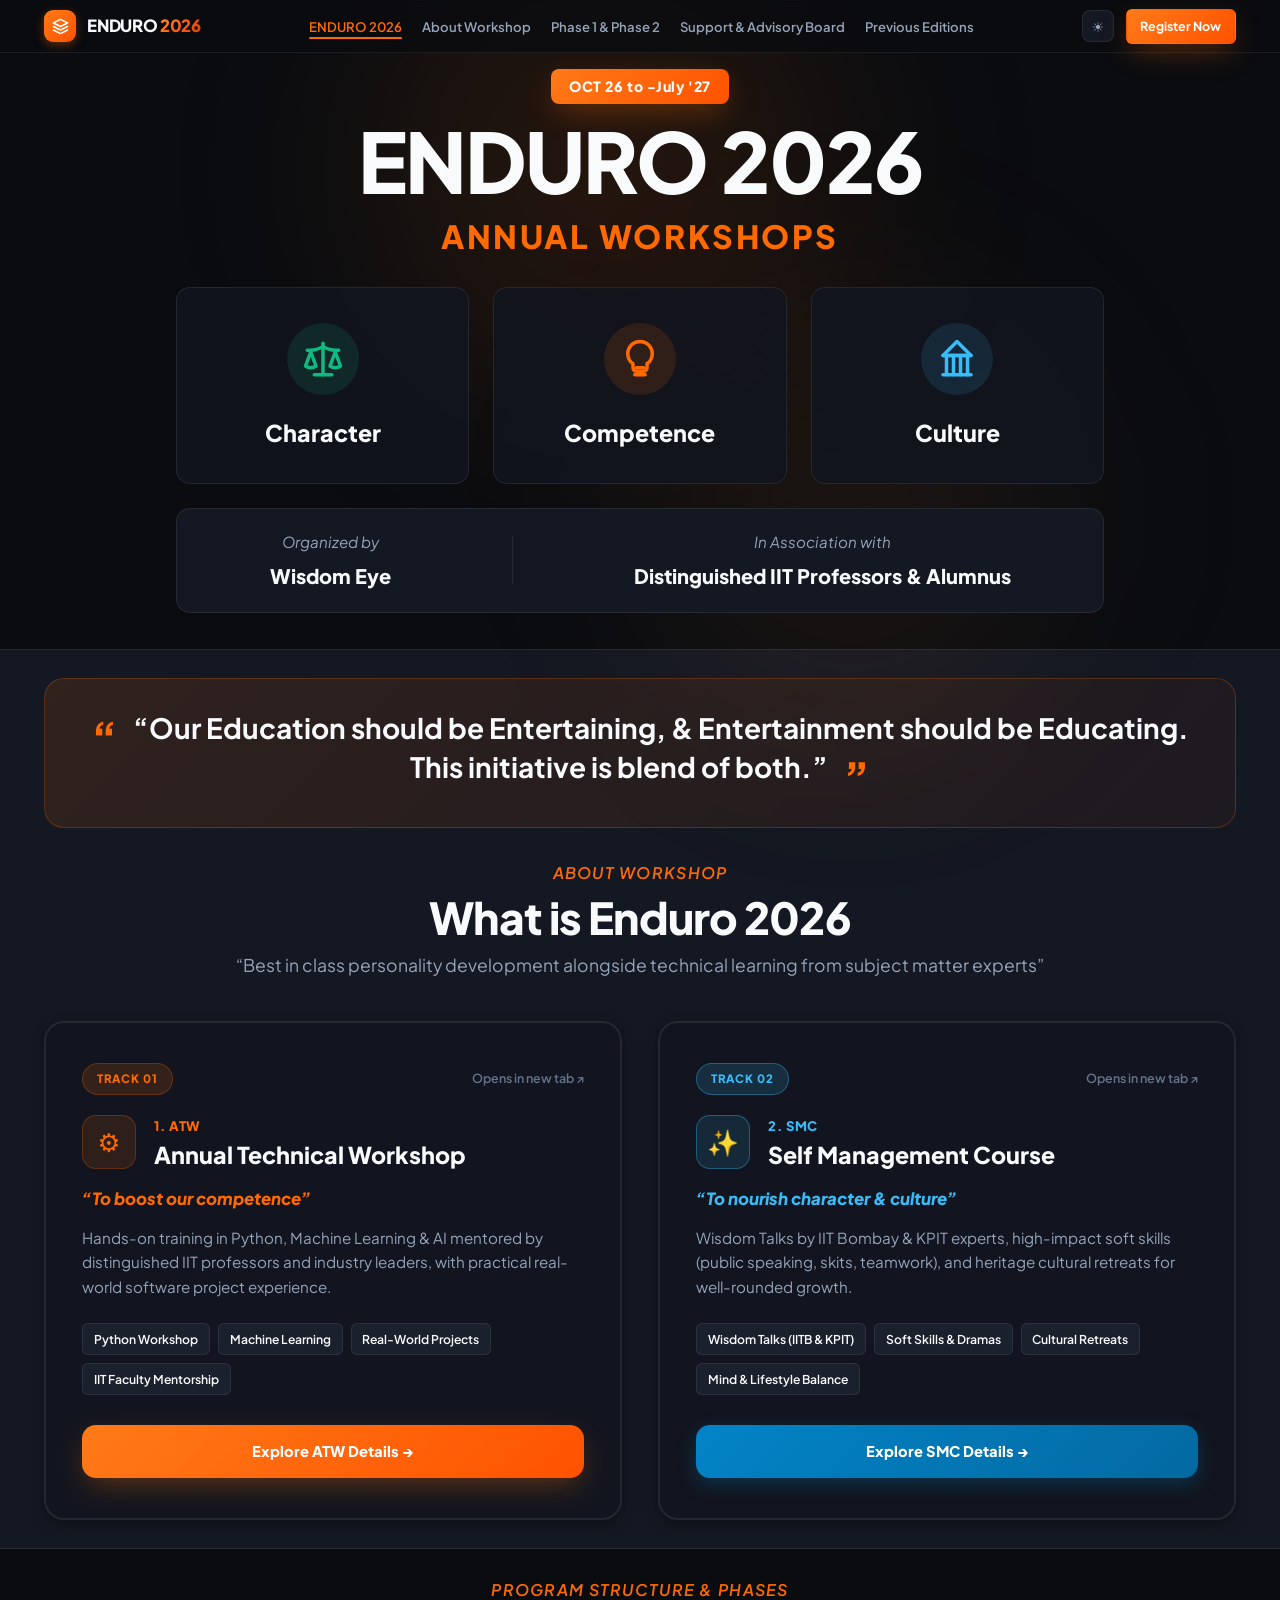
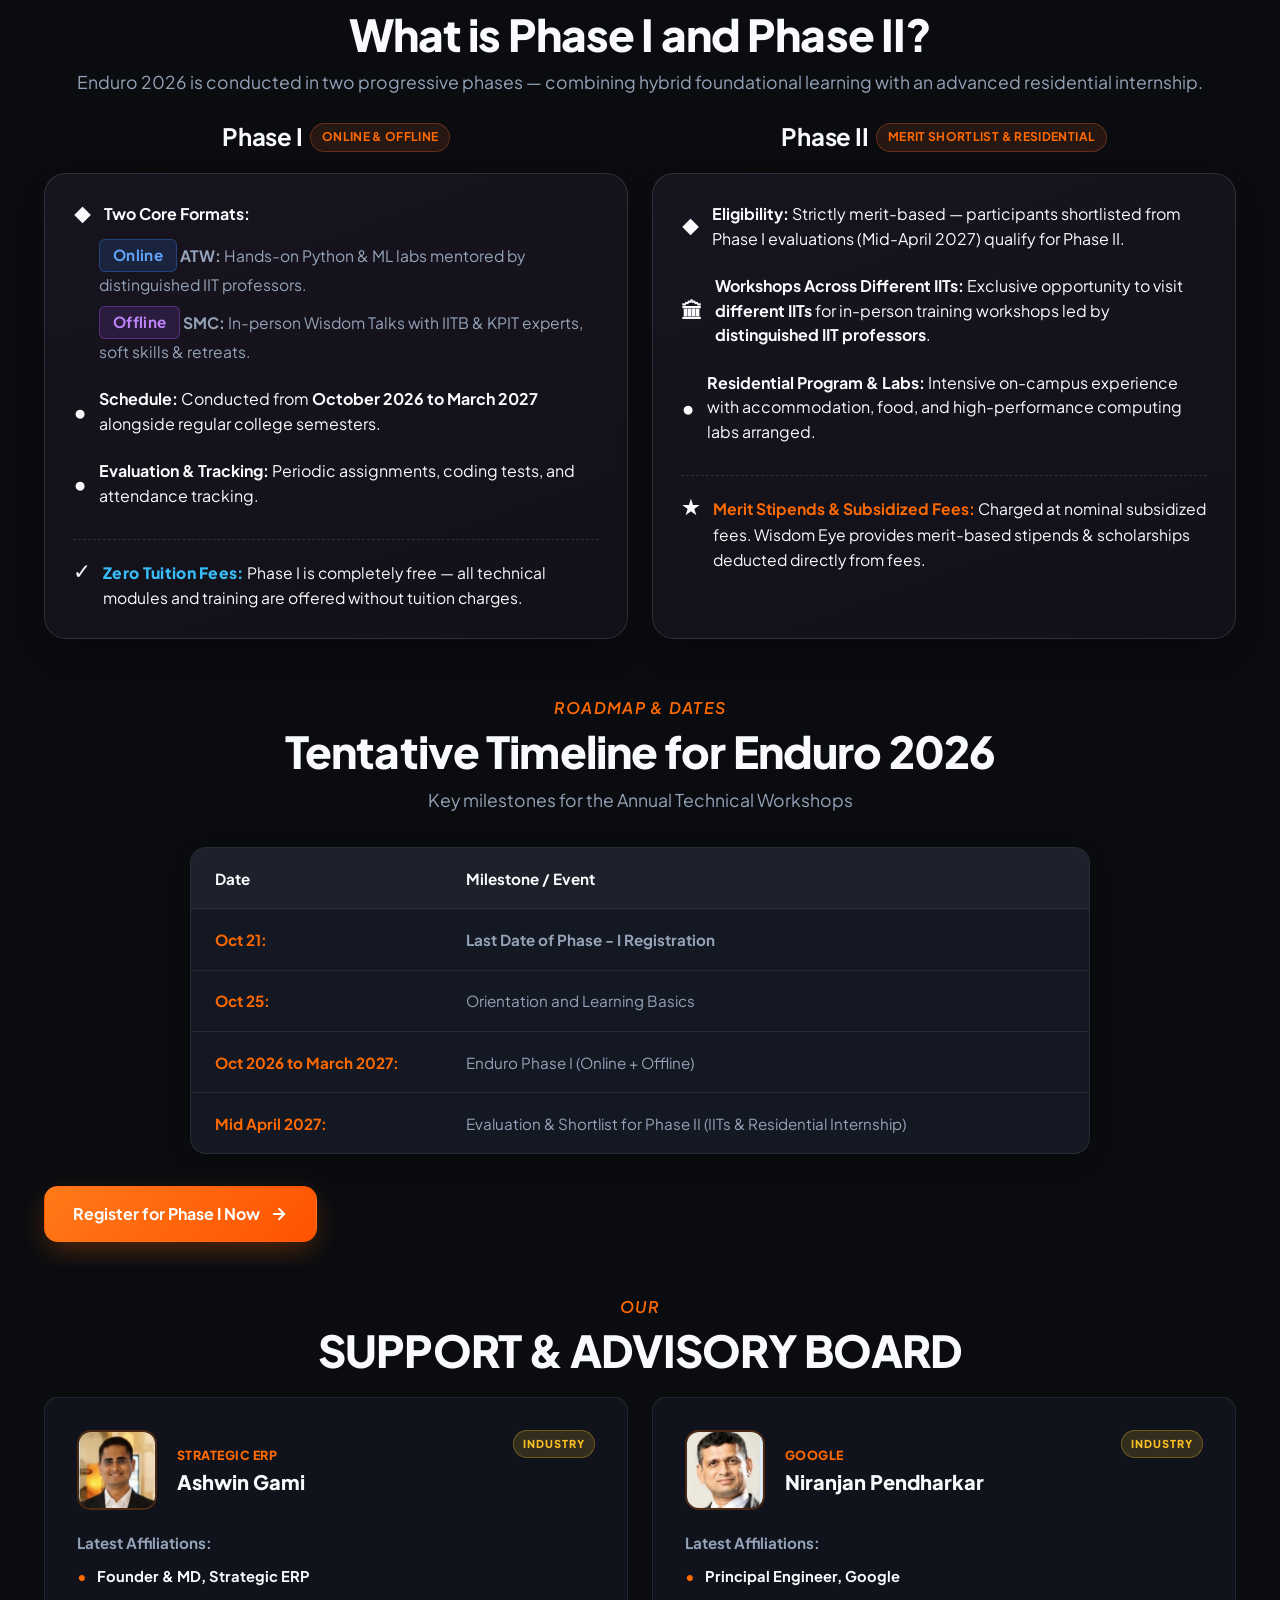
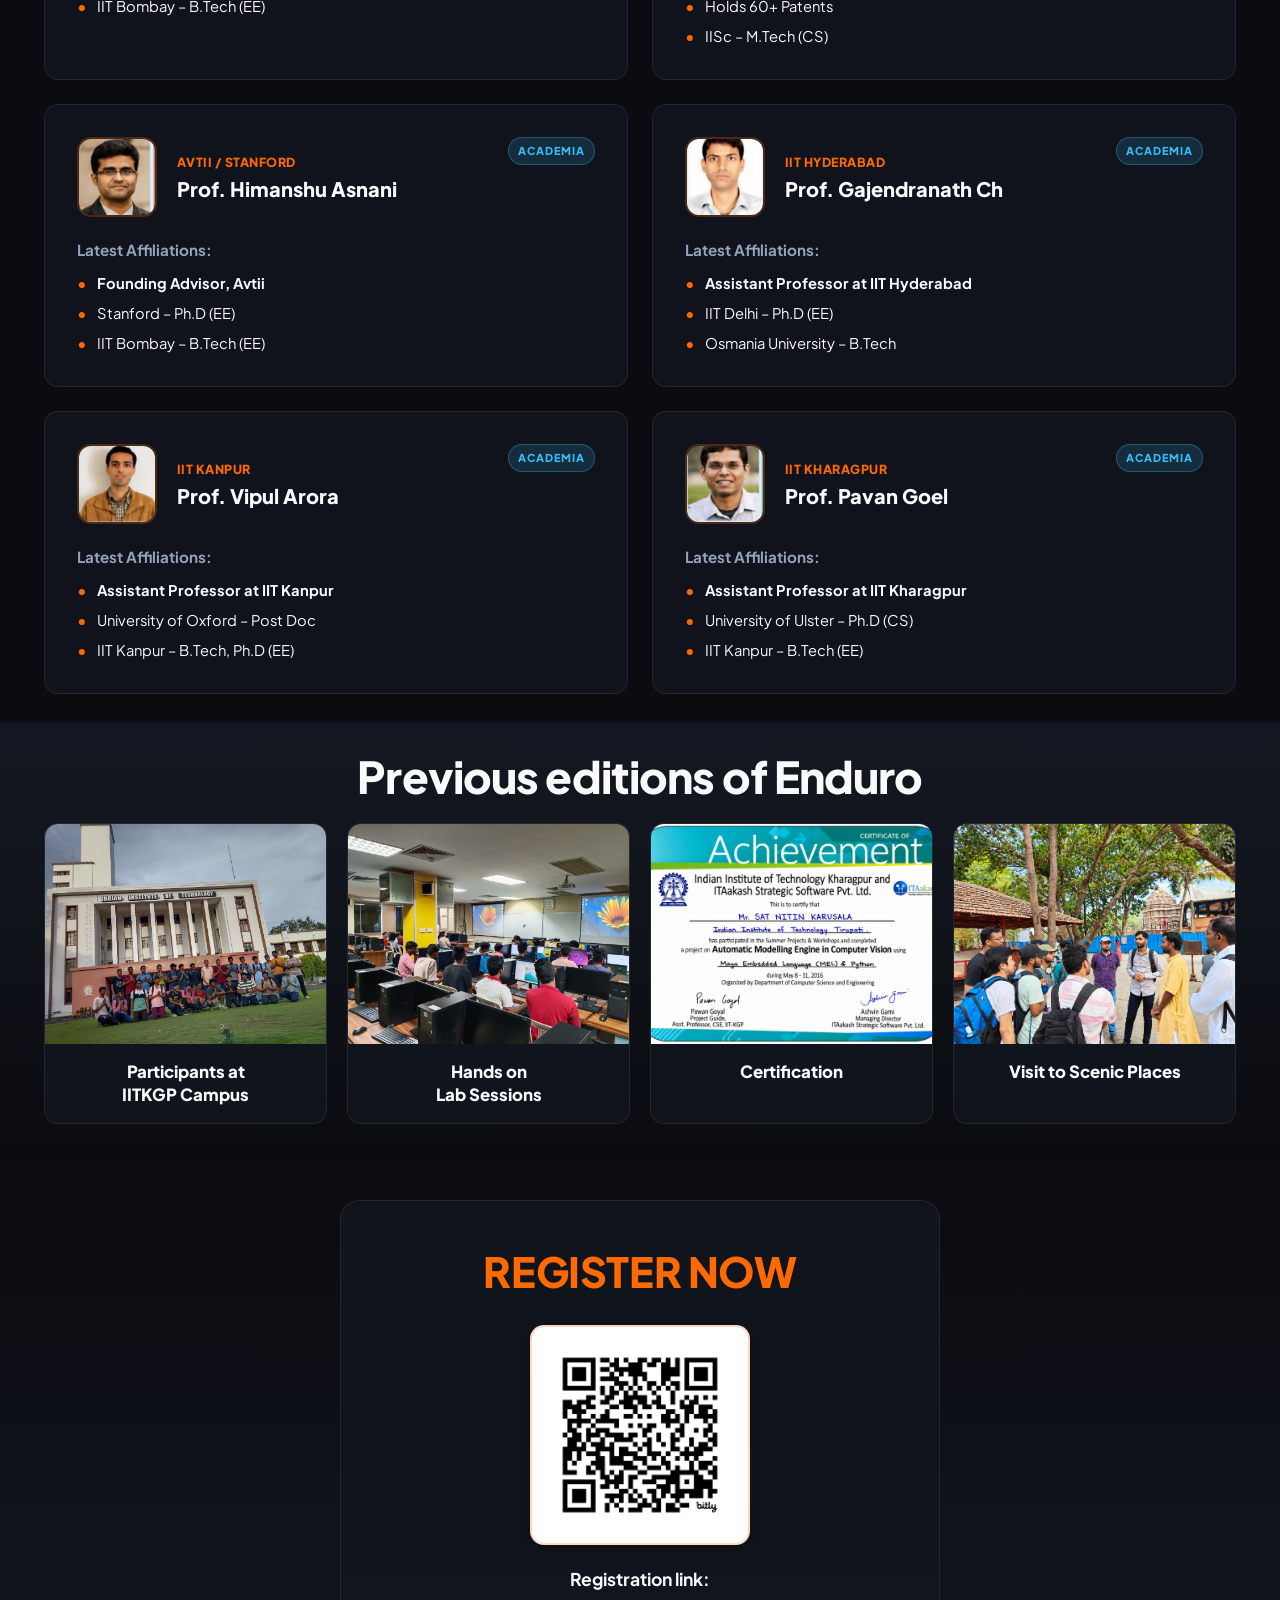
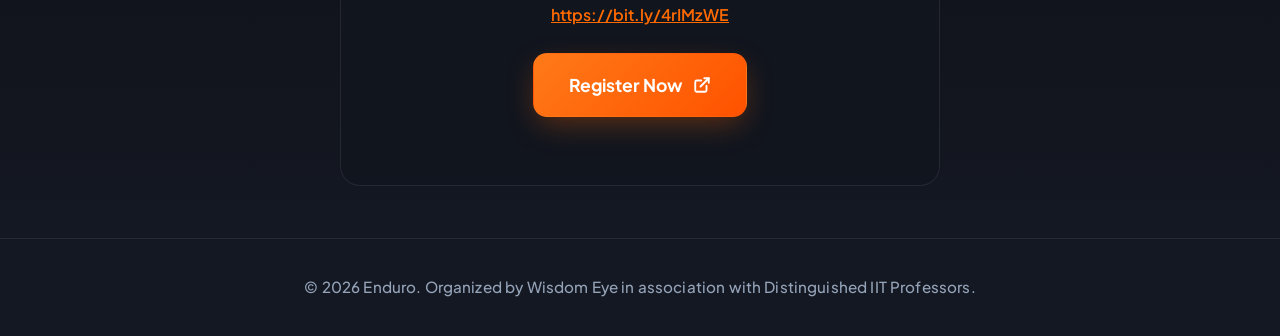
<file: index.html>
<!DOCTYPE html>
<html lang="en">

<head>
  <meta charset="UTF-8" />
  <meta name="viewport" content="width=device-width, initial-scale=1.0" />
  <title>ENDURO 2026 | Annual Technical Workshops in AI, ML & Python</title>
  <meta name="description"
    content="Enduro 2026 Annual Technical Workshops organized by Wisdom Eye in association with Distinguished IIT Professors. Free Phase 1 online, hands-on labs, residential Phase 2, and merit-based stipends." />

  <!-- Google Fonts: Plus Jakarta Sans -->
  <link rel="preconnect" href="https://fonts.googleapis.com" />
  <link rel="preconnect" href="https://fonts.gstatic.com" crossorigin />
  <link href="https://fonts.googleapis.com/css2?family=Plus+Jakarta+Sans:wght@400;500;600;700;800;900&display=swap"
    rel="stylesheet" />

  <!-- Address Bar / Favicon Icons -->
  <link rel="icon" type="image/svg+xml" href="assets/favicon.svg" />
  <link rel="icon" type="image/png" sizes="32x32" href="assets/favicon-32x32.png" />
  <link rel="apple-touch-icon" sizes="180x180" href="assets/apple-touch-icon.png" />
  <meta name="theme-color" content="#0d1117" />

  <!-- Core Orange Design System Stylesheet -->
  <link rel="stylesheet" href="css/style.css" />
</head>

<body>

  <!-- =======================================================================
       HEADER & NAVIGATION
       ======================================================================= -->
  <header class="navbar" id="topNavbar">
    <div class="container navbar-container">
      <a href="#hero" class="brand-logo" aria-label="Enduro 2026 Home">
        <div class="brand-icon">
          <!-- Orange Flame / Tech Hexagon SVG -->
          <svg width="22" height="22" viewBox="0 0 24 24" fill="none" stroke="currentColor" stroke-width="2.2"
            stroke-linecap="round" stroke-linejoin="round">
            <polygon points="12 2 2 7 12 12 22 7 12 2"></polygon>
            <polyline points="2 17 12 22 22 17"></polyline>
            <polyline points="2 12 12 17 22 12"></polyline>
          </svg>
        </div>
        <div class="brand-text">
          <span class="brand-title">ENDURO <span class="gradient-text">2026</span></span>
          <!-- <span class="brand-subtitle">ANNUAL TECHNICAL WORKSHOPS</span> -->
        </div>
      </a>

      <!-- Desktop & Mobile Navigation Links matching the exact Flow -->
      <nav>
        <ul class="nav-links" id="navLinks">
          <li><a href="#hero">ENDURO 2026</a></li>
          <li><a href="#about">About Workshop</a></li>
          <li><a href="#phases">Phase 1 & Phase 2</a></li>
          <li><a href="#mentors">Support & Advisory Board</a></li>
          <li><a href="#previous-editions">Previous Editions</a></li>
          <li class="nav-link-register"><a href="https://bit.ly/4rIMzWE" target="_blank" rel="noopener noreferrer"
              style="color:var(--orange-primary); font-weight:700;">Register Now</a></li>
        </ul>
      </nav>

      <!-- Action Buttons -->
      <div class="nav-actions">
        <button id="themeToggleBtn" class="theme-toggle-btn" title="Toggle Light/Dark Theme"
          aria-label="Toggle Theme">☀️</button>
        <a href="https://bit.ly/4rIMzWE" target="_blank" rel="noopener noreferrer" class="btn btn-primary btn-sm">
          <span>Register Now</span>
        </a>
        <button class="mobile-menu-toggle" id="mobileMenuToggle" aria-label="Toggle Menu">&#9776;</button>
      </div>
    </div>
  </header>

  <!-- =======================================================================
       1. ENDURO TITLE (Slide 1)
       ======================================================================= -->
  <section class="hero-section" id="hero">
    <div class="container hero-container-slide1">

      <!-- Date Banner from Slide 1 -->
      <div class="hero-date-badge">
        OCT 26 to -July '27
      </div>

      <!-- Main Title & Subtitle from Slide 1 -->
      <h1 class="hero-main-title">
        ENDURO 2026
      </h1>
      <h2 class="hero-sub-title">
        ANNUAL WORKSHOPS
      </h2>

      <!-- 3 Pillars from Slide 5: Character, Competence, Culture -->
      <div class="hero-tracks-row">

        <!-- Character -->
        <div class="hero-track-card">
          <div class="track-icon-wrapper character-icon">
            <svg width="42" height="42" viewBox="0 0 24 24" fill="none" stroke="currentColor" stroke-width="2"
              stroke-linecap="round" stroke-linejoin="round">
              <path d="m16 16 3-8 3 8c-.87.65-1.92 1-3 1s-2.13-.35-3-1Z"></path>
              <path d="m2 16 3-8 3 8c-.87.65-1.92 1-3 1s-2.13-.35-3-1Z"></path>
              <path d="M7 21h10"></path>
              <path d="M12 3v18"></path>
              <path d="M3 7h2c2 0 5-1 7-2 2 1 5 2 7 2h2"></path>
            </svg>
          </div>
          <h3 class="track-card-title">Character</h3>
        </div>

        <!-- Competence -->
        <div class="hero-track-card">
          <div class="track-icon-wrapper competence-icon">
            <svg width="42" height="42" viewBox="0 0 24 24" fill="none" stroke="currentColor" stroke-width="2"
              stroke-linecap="round" stroke-linejoin="round">
              <path
                d="M12 2a7 7 0 0 1 7 7c0 2.38-1.19 4.47-3 5.74V17a2 2 0 0 1-2 2H10a2 2 0 0 1-2-2v-2.26C6.19 13.47 5 11.38 5 9a7 7 0 0 1 7-7z">
              </path>
              <line x1="9" y1="21" x2="15" y2="21"></line>
              <line x1="10" y1="17" x2="14" y2="17"></line>
            </svg>
          </div>
          <h3 class="track-card-title">Competence</h3>
        </div>

        <!-- Culture -->
        <div class="hero-track-card">
          <div class="track-icon-wrapper culture-icon">
            <svg width="42" height="42" viewBox="0 0 24 24" fill="none" stroke="currentColor" stroke-width="2"
              stroke-linecap="round" stroke-linejoin="round">
              <line x1="4" y1="21" x2="20" y2="21"></line>
              <line x1="4" y1="10" x2="20" y2="10"></line>
              <path d="m12 2 8 8H4z"></path>
              <line x1="6" y1="10" x2="6" y2="21"></line>
              <line x1="10" y1="10" x2="10" y2="21"></line>
              <line x1="14" y1="10" x2="14" y2="21"></line>
              <line x1="18" y1="10" x2="18" y2="21"></line>
            </svg>
          </div>
          <h3 class="track-card-title">Culture</h3>
        </div>
      </div>

      <!-- Bottom Association Box from Slide 1 -->
      <div class="hero-organizer-box">
        <div class="org-col">
          <span class="org-label">Organized by</span>
          <span class="org-name">Wisdom Eye</span>
        </div>
        <div class="org-divider"></div>
        <div class="org-col">
          <span class="org-label">In Association with</span>
          <span class="org-name">Distinguished IIT Professors & Alumnus</span>
        </div>
      </div>

    </div>
  </section>

  <!-- =======================================================================
       2. ABOUT WORKSHOP (Slide 2 & Slide 3)
       ======================================================================= -->
  <section class="about-section" id="about">
    <div class="container">

      <!-- Philosophy Quote from Slide 2 -->
      <div class="quote-banner">
        <blockquote>
          &ldquo;Our Education should be Entertaining, &amp; Entertainment should be Educating. This initiative is blend
          of both.&rdquo;
        </blockquote>
      </div>

      <!-- =======================================================================
           2. ABOUT WORKSHOP: What is Enduro 2026 (Slides 8 to 11)
           ======================================================================= -->
      <div class="slide-content-block about-enduro-tracks-section"
        style="margin-top: 2rem; padding-top: 0; border-top: none;">
        <div class="section-heading-wrap text-center">
          <span class="sub-label">ABOUT WORKSHOP</span>
          <h2 class="main-heading">What is Enduro 2026</h2>
          <p class="sub-lead">
            &ldquo;Best in class personality development alongside technical learning from subject matter experts&rdquo;
          </p>
        </div>

        <div class="about-tracks-grid">
          <!-- 1. ATW Grid Card (Slide 10, Slides 12-20) -->
          <a href="atw.html" target="_blank" rel="noopener noreferrer" class="track-overview-card track-atw-card"
            aria-label="Explore 1. ATW Annual Technical Workshop in a new tab">
            <div class="track-card-top">
              <span class="track-card-badge">TRACK 01</span>
              <span class="track-new-tab-indicator">Opens in new tab &#8599;</span>
            </div>
            <div class="track-card-header">
              <div class="track-card-icon atw-card-icon">&#9881;</div>
              <div>
                <span class="track-card-num">1. ATW</span>
                <h3 class="track-card-title">Annual Technical Workshop</h3>
              </div>
            </div>
            <p class="track-card-motto">&ldquo;To boost our competence&rdquo;</p>
            <p class="track-card-desc">
              Hands-on training in Python, Machine Learning &amp; AI mentored by distinguished IIT professors and industry leaders, with practical real-world software project experience.
            </p>
            <div class="track-card-pills">
              <span>Python Workshop</span>
              <span>Machine Learning</span>
              <span>Real-World Projects</span>
              <span>IIT Faculty Mentorship</span>
            </div>
            <div class="track-card-action">
              <span class="btn-track-action">Explore ATW Details &rarr;</span>
            </div>
          </a>

          <!-- 2. SMC Grid Card (Slide 11, Slides 21-32) -->
          <a href="smc.html" target="_blank" rel="noopener noreferrer" class="track-overview-card track-smc-card"
            aria-label="Explore 2. SMC Self Management Course in a new tab">
            <div class="track-card-top">
              <span class="track-card-badge smc-badge-pill">TRACK 02</span>
              <span class="track-new-tab-indicator">Opens in new tab &#8599;</span>
            </div>
            <div class="track-card-header">
              <div class="track-card-icon smc-card-icon">&#10024;</div>
              <div>
                <span class="track-card-num">2. SMC</span>
                <h3 class="track-card-title">Self Management Course</h3>
              </div>
            </div>
            <p class="track-card-motto">&ldquo;To nourish character &amp; culture&rdquo;</p>
            <p class="track-card-desc">
              Wisdom Talks by IIT Bombay &amp; KPIT experts, high-impact soft skills (public speaking, skits, teamwork), and heritage cultural retreats for well-rounded growth.
            </p>
            <div class="track-card-pills">
              <span>Wisdom Talks (IITB &amp; KPIT)</span>
              <span>Soft Skills &amp; Dramas</span>
              <span>Cultural Retreats</span>
              <span>Mind &amp; Lifestyle Balance</span>
            </div>
            <div class="track-card-action">
              <span class="btn-track-action">Explore SMC Details &rarr;</span>
            </div>
          </a>
        </div>
      </div>

    </div>
  </section>

  <!-- =======================================================================
       3. ABOUT PHASE 1 AND PHASE 2 (Slide 7)
       ======================================================================= -->
  <section class="phases-section" id="phases">
    <div class="container">

      <!-- Section Heading: Phase I and Phase II -->
      <div class="section-heading-wrap text-center">
        <span class="sub-label">PROGRAM STRUCTURE &amp; PHASES</span>
        <h2 class="main-heading">What is Phase I and Phase II?</h2>
        <p class="sub-lead">
          Enduro 2026 is conducted in two progressive phases &mdash; combining hybrid foundational learning with an advanced residential internship.
        </p>
      </div>

      <!-- Phase I & Phase II Showcase Grid -->
      <div class="phase-logistics-grid">

        <!-- Phase I Card Wrapper -->
        <div class="phase-card-wrapper">
          <h3 class="phase-card-title">Phase I <span class="phase-title-badge">Online &amp; Offline</span></h3>
          <div class="phase-logistics-card" data-animate="phase-card">
            <ul class="phase-points-list">
              <li class="phase-main-item">
                <div class="phase-point-line">
                  <span class="bullet-dot">&#9670;</span>
                  <p><strong>Two Core Formats:</strong></p>
                </div>
                <ul class="phase-sub-list">
                  <li class="has-pill">
                    <span class="phase-track-pill atw-pill">Online</span>
                    <strong>ATW:</strong> Hands-on Python &amp; ML labs mentored by distinguished IIT professors.
                  </li>
                  <li class="has-pill">
                    <span class="phase-track-pill smc-pill">Offline</span>
                    <strong>SMC:</strong> In-person Wisdom Talks with IITB &amp; KPIT experts, soft skills &amp; retreats.
                  </li>
                </ul>
              </li>

              <li class="phase-main-item">
                <div class="phase-point-line">
                  <span class="bullet-dot">&bull;</span>
                  <p><strong>Schedule:</strong> Conducted from <strong>October 2026 to March 2027</strong> alongside regular college semesters.</p>
                </div>
              </li>

              <li class="phase-main-item">
                <div class="phase-point-line">
                  <span class="bullet-dot">&bull;</span>
                  <p><strong>Evaluation &amp; Tracking:</strong> Periodic assignments, coding tests, and attendance tracking.</p>
                </div>
              </li>

              <li class="phase-highlight-item">
                <span class="bullet-dot">&#10003;</span>
                <p><span class="badge-free-text">Zero Tuition Fees:</span> Phase I is completely free &mdash; all technical modules and training are offered without tuition charges.</p>
              </li>
            </ul>
          </div>
        </div>

        <!-- Phase II Card Wrapper -->
        <div class="phase-card-wrapper">
          <h3 class="phase-card-title">Phase II <span class="phase-title-badge">Merit Shortlist &amp; Residential</span></h3>
          <div class="phase-logistics-card" data-animate="phase-card">
            <ul class="phase-points-list">
              <li class="phase-main-item">
                <div class="phase-point-line">
                  <span class="bullet-dot">&#9670;</span>
                  <p><strong>Eligibility:</strong> Strictly merit-based &mdash; participants shortlisted from Phase I evaluations (Mid-April 2027) qualify for Phase II.</p>
                </div>
              </li>

              <li class="phase-main-item">
                <div class="phase-point-line">
                  <span class="bullet-dot">&#127963;</span>
                  <p><strong>Workshops Across Different IITs:</strong> Exclusive opportunity to visit <strong>different IITs</strong> for in-person training workshops led by <strong>distinguished IIT professors</strong>.</p>
                </div>
              </li>

              <li class="phase-main-item">
                <div class="phase-point-line">
                  <span class="bullet-dot">&bull;</span>
                  <p><strong>Residential Program &amp; Labs:</strong> Intensive on-campus experience with accommodation, food, and high-performance computing labs arranged.</p>
                </div>
              </li>

              <li class="phase-highlight-item">
                <span class="bullet-dot">&#9733;</span>
                <p><span class="badge-accent-text">Merit Stipends &amp; Subsidized Fees:</span> Charged at nominal subsidized fees. Wisdom Eye provides merit-based stipends &amp; scholarships deducted directly from fees.</p>
              </li>
            </ul>
          </div>
        </div>

      </div>

      <!-- Timeline Sub-Heading -->
      <div class="section-heading-wrap text-center timeline-heading-wrap">
        <span class="sub-label">ROADMAP &amp; DATES</span>
        <h3 class="main-heading">Tentative Timeline for Enduro 2026</h3>
        <p class="sub-lead">Key milestones for the Annual Technical Workshops</p>
      </div>

      <!-- Timeline Table -->
      <div class="timeline-table-card">
        <table class="timeline-table">
          <thead>
            <tr>
              <th style="width: 28%;">Date</th>
              <th>Milestone / Event</th>
            </tr>
          </thead>
          <tbody>
            <tr>
              <td class="date-cell">Oct 21:</td>
              <td><strong>Last Date of Phase - I Registration</strong></td>
            </tr>
            <tr>
              <td class="date-cell">Oct 25:</td>
              <td>Orientation and Learning Basics</td>
            </tr>
            <tr>
              <td class="date-cell">Oct 2026 to March 2027:</td>
              <td>Enduro Phase I (Online + Offline)</td>
            </tr>
            <tr>
              <td class="date-cell">Mid April 2027:</td>
              <td>Evaluation &amp; Shortlist for Phase II (IITs &amp; Residential Internship)</td>
            </tr>
          </tbody>
        </table>
      </div>

      <!-- Quick Action CTA -->
      <div class="text-center" style="margin-top: 2rem;">
        <a href="https://bit.ly/4rIMzWE" target="_blank" rel="noopener noreferrer" class="btn btn-primary btn-md">
          <span>Register for Phase I Now</span>
          <svg width="18" height="18" viewBox="0 0 24 24" fill="none" stroke="currentColor" stroke-width="2.5"
            stroke-linecap="round" stroke-linejoin="round">
            <line x1="5" y1="12" x2="19" y2="12"></line>
            <polyline points="12 5 19 12 12 19"></polyline>
          </svg>
        </a>
      </div>



    </div>
  </section>

  <!-- =======================================================================
       4. OUR SUPPORT AND ADVISORY BOARD
       ======================================================================= -->
  <section class="mentors-section" id="mentors">
    <div class="container">

      <div class="section-heading-wrap text-center">
        <span class="sub-label">OUR</span>
        <h2 class="main-heading">SUPPORT &amp; ADVISORY BOARD</h2>
      </div>

      <div class="mentors-board-layout">

        <!-- Member 1: Ashwin Gami -->
        <div class="mentor-card-verbatim">
          <div class="mentor-top-row">
            <img src="assets/mentor_ashwin.jpg" alt="Ashwin Gami" class="mentor-avatar-img" />
            <div class="mentor-identity">
              <span class="mentor-side-org">STRATEGIC ERP</span>
              <h3 class="mentor-name">Ashwin Gami</h3>
            </div>
            <span class="mentor-side-category industry-tag">INDUSTRY</span>
          </div>
          <div class="mentor-details">
            <h4 class="affiliations-title">Latest Affiliations:</h4>
            <ul class="affiliations-list">
              <li><strong>Founder &amp; MD, Strategic ERP</strong></li>
              <li>IIT Bombay &ndash; B.Tech (EE)</li>
            </ul>
          </div>
        </div>

        <!-- Member 2: Niranjan Pendharkar -->
        <div class="mentor-card-verbatim">
          <div class="mentor-top-row">
            <img src="assets/mentor_niranjan.jpg" alt="Niranjan Pendharkar" class="mentor-avatar-img" />
            <div class="mentor-identity">
              <span class="mentor-side-org">Google</span>
              <h3 class="mentor-name">Niranjan Pendharkar</h3>
            </div>
            <span class="mentor-side-category industry-tag">INDUSTRY</span>
          </div>
          <div class="mentor-details">
            <h4 class="affiliations-title">Latest Affiliations:</h4>
            <ul class="affiliations-list">
              <li><strong>Principal Engineer, Google</strong></li>
              <li>Holds 60+ Patents</li>
              <li>IISc &ndash; M.Tech (CS)</li>
            </ul>
          </div>
        </div>

        <!-- Member 3: Prof. Himanshu Asnani -->
        <div class="mentor-card-verbatim">
          <div class="mentor-top-row">
            <img src="assets/mentor_himanshu.jpg" alt="Prof. Himanshu Asnani" class="mentor-avatar-img" />
            <div class="mentor-identity">
              <span class="mentor-side-org">Avtii / Stanford</span>
              <h3 class="mentor-name">Prof. Himanshu Asnani</h3>
            </div>
            <span class="mentor-side-category academia-tag">ACADEMIA</span>
          </div>
          <div class="mentor-details">
            <h4 class="affiliations-title">Latest Affiliations:</h4>
            <ul class="affiliations-list">
              <li><strong>Founding Advisor, Avtii</strong></li>
              <li>Stanford &ndash; Ph.D (EE)</li>
              <li>IIT Bombay &ndash; B.Tech (EE)</li>
            </ul>
          </div>
        </div>

        <!-- Member 4: Prof. Gajendranath Ch -->
        <div class="mentor-card-verbatim">
          <div class="mentor-top-row">
            <img src="assets/mentor_gajendranath.jpg" alt="Prof. Gajendranath Ch" class="mentor-avatar-img" />
            <div class="mentor-identity">
              <span class="mentor-side-org">IIT Hyderabad</span>
              <h3 class="mentor-name">Prof. Gajendranath Ch</h3>
            </div>
            <span class="mentor-side-category academia-tag">ACADEMIA</span>
          </div>
          <div class="mentor-details">
            <h4 class="affiliations-title">Latest Affiliations:</h4>
            <ul class="affiliations-list">
              <li><strong>Assistant Professor at IIT Hyderabad</strong></li>
              <li>IIT Delhi &ndash; Ph.D (EE)</li>
              <li>Osmania University &ndash; B.Tech</li>
            </ul>
          </div>
        </div>

        <!-- Member 5: Prof. Vipul Arora -->
        <div class="mentor-card-verbatim">
          <div class="mentor-top-row">
            <img src="assets/mentor_vipul.jpg" alt="Prof. Vipul Arora" class="mentor-avatar-img" />
            <div class="mentor-identity">
              <span class="mentor-side-org">IIT Kanpur</span>
              <h3 class="mentor-name">Prof. Vipul Arora</h3>
            </div>
            <span class="mentor-side-category academia-tag">ACADEMIA</span>
          </div>
          <div class="mentor-details">
            <h4 class="affiliations-title">Latest Affiliations:</h4>
            <ul class="affiliations-list">
              <li><strong>Assistant Professor at IIT Kanpur</strong></li>
              <li>University of Oxford &ndash; Post Doc</li>
              <li>IIT Kanpur &ndash; B.Tech, Ph.D (EE)</li>
            </ul>
          </div>
        </div>

        <!-- Member 6: Prof. Pavan Goel -->
        <div class="mentor-card-verbatim">
          <div class="mentor-top-row">
            <img src="assets/mentor_pavan.jpg" alt="Prof. Pavan Goel" class="mentor-avatar-img" />
            <div class="mentor-identity">
              <span class="mentor-side-org">IIT Kharagpur</span>
              <h3 class="mentor-name">Prof. Pavan Goel</h3>
            </div>
            <span class="mentor-side-category academia-tag">ACADEMIA</span>
          </div>
          <div class="mentor-details">
            <h4 class="affiliations-title">Latest Affiliations:</h4>
            <ul class="affiliations-list">
              <li><strong>Assistant Professor at IIT Kharagpur</strong></li>
              <li>University of Ulster &ndash; Ph.D (CS)</li>
              <li>IIT Kanpur &ndash; B.Tech (EE)</li>
            </ul>
          </div>
        </div>

      </div>

    </div>
  </section>

  <!-- =======================================================================
       5. PREVIOUS EDITIONS
       ======================================================================= -->
  <section class="editions-section" id="previous-editions">
    <div class="container">

      <div class="section-heading-wrap text-center">
        <h2 class="main-heading">Previous editions of Enduro</h2>
      </div>

      <div class="editions-grid-verbatim">

        <!-- Photo 1: Hands on Lab Sessions -->
        <div class="edition-card-verbatim">
          <div class="edition-img-box">
            <img src="assets/IMG_20250526_172730.jpeg" alt="Hands on Lab Sessions" loading="lazy" />
          </div>
          <h3 class="edition-caption">Participants at
            <br />IITKGP Campus
          </h3>
        </div>

        <!-- Photo 2: Hands on Lab Sessions -->
        <div class="edition-card-verbatim">
          <div class="edition-img-box">
            <img src="assets/IMG_20250526_144043.jpeg" alt="Hands on Lab Sessions" loading="lazy" />
          </div>
          <h3 class="edition-caption">Hands on<br />Lab Sessions</h3>
        </div>

        <!-- Photo 3: Participants receiving Certificates -->
        <div class="edition-card-verbatim">
          <div class="edition-img-box">
            <img src="assets/Certificate.png" alt="Participants receiving Certificates" loading="lazy" />
          </div>
          <h3 class="edition-caption">Certification</h3>
        </div>

        <!-- Photo 4: Last day of workshop -->
        <div class="edition-card-verbatim">
          <div class="edition-img-box">
            <img src="assets/Picture1.png" alt="Last day of workshop" loading="lazy" />
          </div>
          <h3 class="edition-caption">Visit to Scenic Places</h3>
        </div>

      </div>

    </div>
  </section>

  <!-- =======================================================================
       6. REGISTRATION PAGE
       ======================================================================= -->
  <section class="registration-portal-section" id="register">
    <div class="container text-center">

      <div class="register-slide-box">
        <h2 class="register-main-title">REGISTER NOW</h2>

        <div class="register-qr-wrapper">
          <a href="https://bit.ly/4rIMzWE" target="_blank" rel="noopener noreferrer" title="Scan or click QR code to register">
            <img src="assets/QR code.jpeg" alt="Scan QR to Register" class="register-qr-img" />
          </a>
        </div>

        <div class="register-link-row">
          <p class="reg-label-text">
            Registration link:
            <a href="https://bit.ly/4rIMzWE" target="_blank" rel="noopener noreferrer" class="reg-link-url">https://bit.ly/4rIMzWE</a>
          </p>
          <a href="https://bit.ly/4rIMzWE" target="_blank" rel="noopener noreferrer" class="btn btn-primary btn-lg" style="margin-top: 0.5rem;">
            <span>Register Now</span>
            <svg width="18" height="18" viewBox="0 0 24 24" fill="none" stroke="currentColor" stroke-width="2.5"
              stroke-linecap="round" stroke-linejoin="round">
              <path d="M18 13v6a2 2 0 0 1-2 2H5a2 2 0 0 1-2-2V8a2 2 0 0 1 2-2h6"></path>
              <polyline points="15 3 21 3 21 9"></polyline>
              <line x1="10" y1="14" x2="21" y2="3"></line>
            </svg>
          </a>
        </div>
      </div>

    </div>
  </section>

  <!-- Footer -->
  <footer class="footer">
    <div class="container footer-content">
      <p>&copy; 2026 Enduro. Organized by Wisdom Eye in association with Distinguished IIT Professors.</p>
    </div>
  </footer>

  <!-- Core JavaScript Logic -->
  <script src="js/app.js"></script>
</body>

</html>
</file>
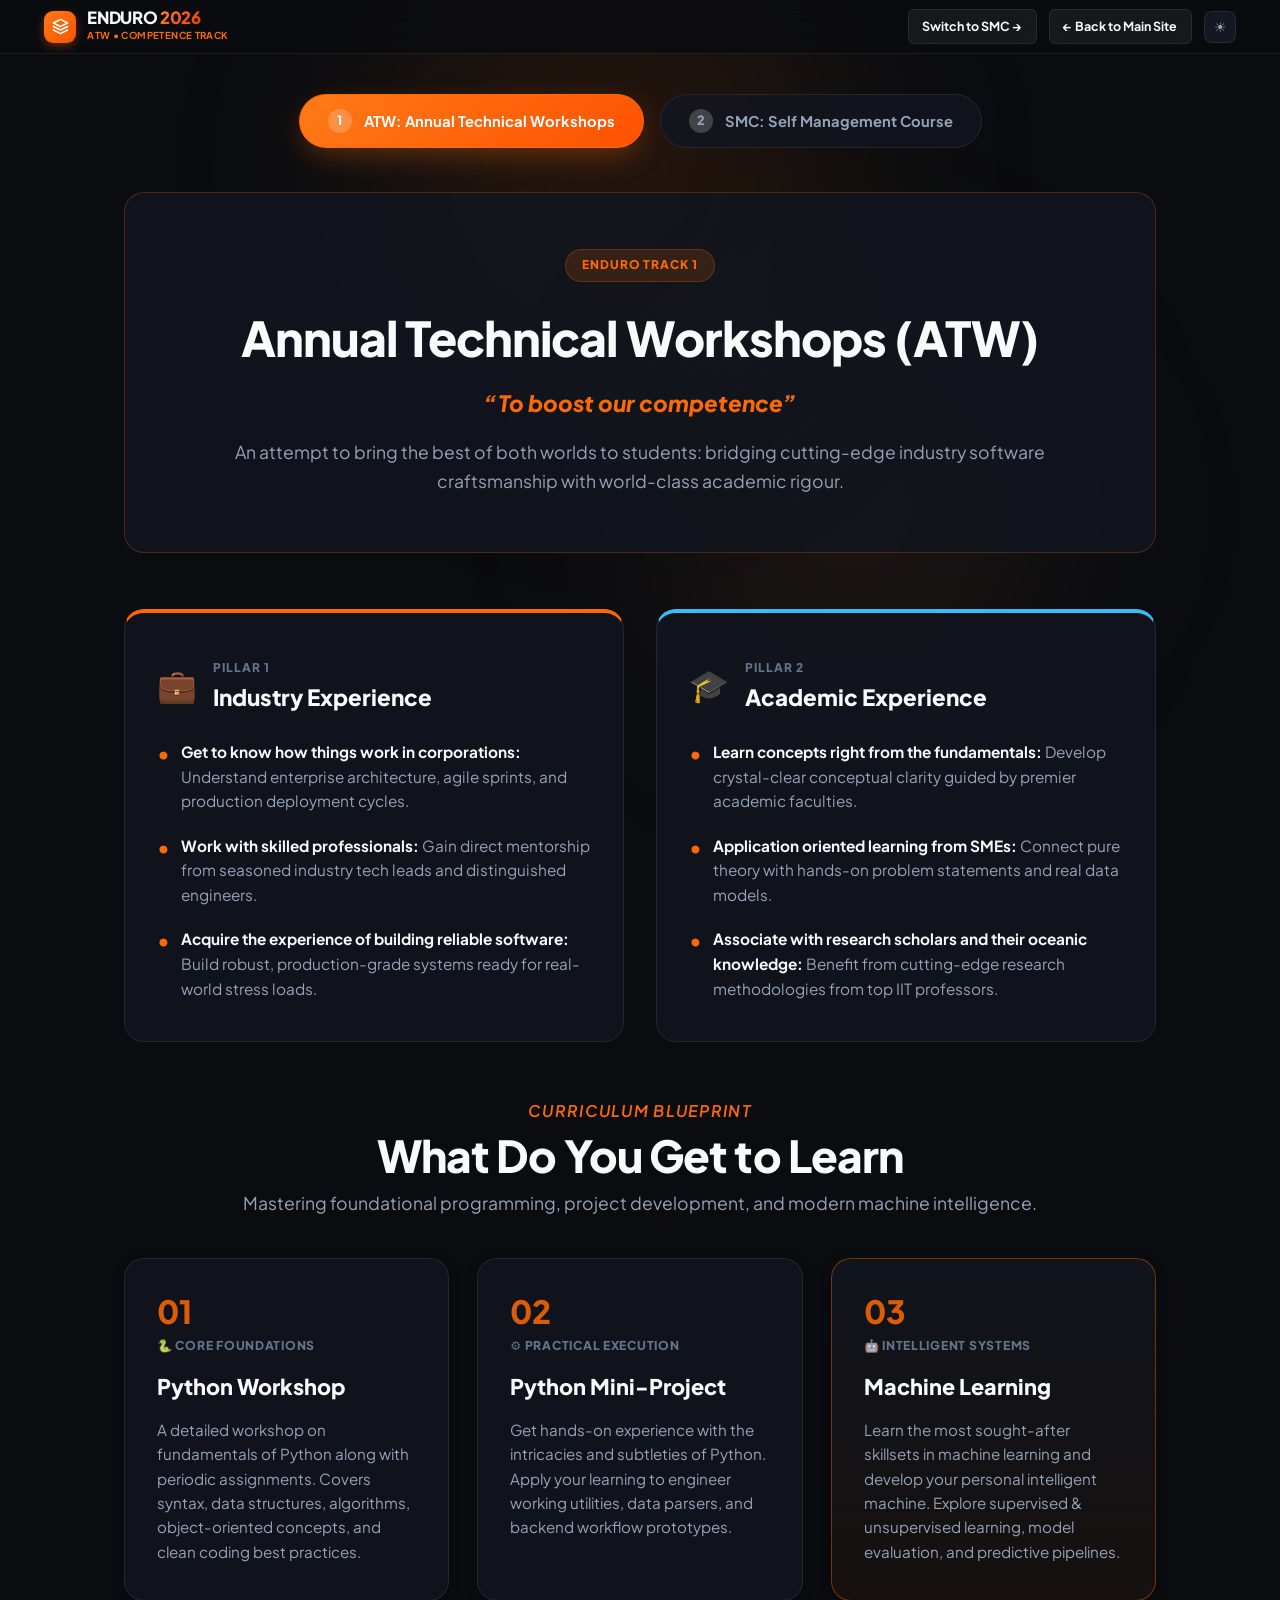
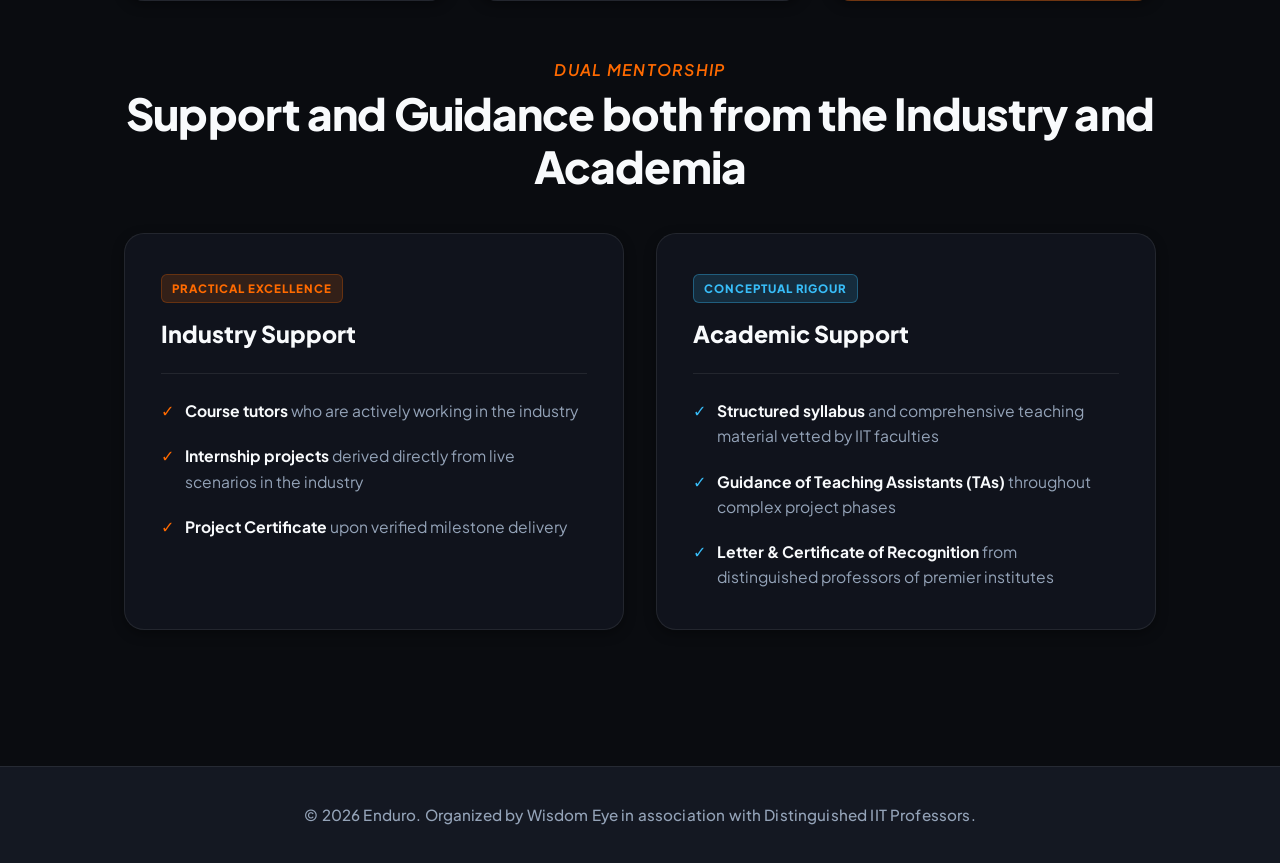
<file: atw.html>
<!DOCTYPE html>
<html lang="en">
<head>
  <meta charset="UTF-8" />
  <meta name="viewport" content="width=device-width, initial-scale=1.0" />
  <title>ATW - Annual Technical Workshops | Enduro 2026</title>
  <meta name="description" content="Annual Technical Workshops (ATW) under Enduro 2026. Bringing the best of Academic and Industry experience in Python, ML, and real-world software engineering." />
  
  <!-- Google Fonts: Plus Jakarta Sans -->
  <link rel="preconnect" href="https://fonts.googleapis.com" />
  <link rel="preconnect" href="https://fonts.gstatic.com" crossorigin />
  <link href="https://fonts.googleapis.com/css2?family=Plus+Jakarta+Sans:wght@400;500;600;700;800;900&display=swap" rel="stylesheet" />

  <!-- Address Bar / Favicon Icons -->
  <link rel="icon" type="image/svg+xml" href="assets/favicon.svg" />
  <link rel="icon" type="image/png" sizes="32x32" href="assets/favicon-32x32.png" />
  <link rel="apple-touch-icon" sizes="180x180" href="assets/apple-touch-icon.png" />
  <meta name="theme-color" content="#0d1117" />

  <!-- Core Stylesheet -->
  <link rel="stylesheet" href="css/style.css" />
</head>
<body style="min-height: 100vh; display: flex; flex-direction: column;">

  <!-- Header -->
  <header class="navbar" id="topNavbar">
    <div class="container navbar-container">
      <a href="index.html" class="brand-logo" aria-label="Enduro 2026 Home">
        <div class="brand-icon">
          <svg width="17" height="17" viewBox="0 0 24 24" fill="none" stroke="currentColor" stroke-width="2.2" stroke-linecap="round" stroke-linejoin="round">
            <polygon points="12 2 2 7 12 12 22 7 12 2"></polygon>
            <polyline points="2 17 12 22 22 17"></polyline>
            <polyline points="2 12 12 17 22 12"></polyline>
          </svg>
        </div>
        <div class="brand-text">
          <span class="brand-title">ENDURO <span class="gradient-text">2026</span></span>
          <span class="brand-subtitle">ATW &bull; Competence Track</span>
        </div>
      </a>

      <!-- Quick Nav & Switch to SMC -->
      <div class="nav-actions">
        <a href="smc.html" class="btn btn-secondary btn-sm" title="View Self Management Course">
          <span>Switch to SMC &rarr;</span>
        </a>
        <a href="index.html#about" class="btn btn-secondary btn-sm">
          <span>&larr; Back to Main Site</span>
        </a>
        <button id="themeToggleBtn" class="theme-toggle-btn" title="Toggle Light/Dark Theme" aria-label="Toggle Theme">☀️</button>
      </div>
    </div>
  </header>

  <!-- Main Content -->
  <main style="flex: 1; padding: 2.5rem 0 5rem;">
    <div class="container" style="max-width: 1080px;">

      <!-- Track Switcher Pills -->
      <div class="track-page-tabs">
        <a href="atw.html" class="track-tab-btn active">
          <span class="track-tab-num">1</span>
          <span class="track-tab-title">ATW: Annual Technical Workshops</span>
        </a>
        <a href="smc.html" class="track-tab-btn">
          <span class="track-tab-num">2</span>
          <span class="track-tab-title">SMC: Self Management Course</span>
        </a>
      </div>

      <!-- Hero Banner for ATW -->
      <div class="track-hero-box">
        <span class="hero-badge-pill">ENDURO TRACK 1</span>
        <h1 class="track-hero-title">Annual Technical Workshops (ATW)</h1>
        <p class="track-hero-tagline">&ldquo;To boost our competence&rdquo;</p>
        <p class="track-hero-sub">An attempt to bring the best of both worlds to students: bridging cutting-edge industry software craftsmanship with world-class academic rigour.</p>
      </div>

      <!-- Section: Best of Both Worlds -->
      <div class="atw-dual-worlds-grid">
        <!-- Industry Experience Card -->
        <div class="world-card industry-world">
          <div class="world-card-header">
            <div class="world-icon">&#128188;</div>
            <div>
              <span class="world-label">Pillar 1</span>
              <h3>Industry Experience</h3>
            </div>
          </div>
          <ul class="world-points-list">
            <li>
              <strong>Get to know how things work in corporations:</strong> Understand enterprise architecture, agile sprints, and production deployment cycles.
            </li>
            <li>
              <strong>Work with skilled professionals:</strong> Gain direct mentorship from seasoned industry tech leads and distinguished engineers.
            </li>
            <li>
              <strong>Acquire the experience of building reliable software:</strong> Build robust, production-grade systems ready for real-world stress loads.
            </li>
          </ul>
        </div>

        <!-- Academic Experience Card -->
        <div class="world-card academic-world">
          <div class="world-card-header">
            <div class="world-icon">&#127891;</div>
            <div>
              <span class="world-label">Pillar 2</span>
              <h3>Academic Experience</h3>
            </div>
          </div>
          <ul class="world-points-list">
            <li>
              <strong>Learn concepts right from the fundamentals:</strong> Develop crystal-clear conceptual clarity guided by premier academic faculties.
            </li>
            <li>
              <strong>Application oriented learning from SMEs:</strong> Connect pure theory with hands-on problem statements and real data models.
            </li>
            <li>
              <strong>Associate with research scholars and their oceanic knowledge:</strong> Benefit from cutting-edge research methodologies from top IIT professors.
            </li>
          </ul>
        </div>
      </div>

      <!-- Section: What Do You Get to Learn -->
      <div class="atw-curriculum-section">
        <div class="section-heading-wrap text-center" style="margin-bottom: 2.5rem;">
          <span class="sub-label">CURRICULUM BLUEPRINT</span>
          <h2 class="main-heading">What Do You Get to Learn</h2>
          <p class="sub-lead">Mastering foundational programming, project development, and modern machine intelligence.</p>
        </div>

        <div class="curriculum-trio-grid">
          <!-- Item 1: Python Workshop -->
          <div class="curriculum-item-card">
            <div class="curriculum-num">01</div>
            <div class="curriculum-icon-tag">&#128013; Core Foundations</div>
            <h3>Python Workshop</h3>
            <p>A detailed workshop on fundamentals of Python along with periodic assignments. Covers syntax, data structures, algorithms, object-oriented concepts, and clean coding best practices.</p>
          </div>

          <!-- Item 2: Python Mini-Project -->
          <div class="curriculum-item-card">
            <div class="curriculum-num">02</div>
            <div class="curriculum-icon-tag">&#9881; Practical Execution</div>
            <h3>Python Mini-Project</h3>
            <p>Get hands-on experience with the intricacies and subtleties of Python. Apply your learning to engineer working utilities, data parsers, and backend workflow prototypes.</p>
          </div>

          <!-- Item 3: Machine Learning -->
          <div class="curriculum-item-card featured-curriculum">
            <div class="curriculum-num">03</div>
            <div class="curriculum-icon-tag">&#129302; Intelligent Systems</div>
            <h3>Machine Learning</h3>
            <p>Learn the most sought-after skillsets in machine learning and develop your personal intelligent machine. Explore supervised &amp; unsupervised learning, model evaluation, and predictive pipelines.</p>
          </div>
        </div>
      </div>

      <!-- Section: Support & Guidance from Industry & Academia -->
      <div class="support-dual-section">
        <div class="section-heading-wrap text-center" style="margin-bottom: 2.5rem;">
          <span class="sub-label">DUAL MENTORSHIP</span>
          <h2 class="main-heading">Support and Guidance both from the Industry and Academia</h2>
        </div>

        <div class="support-dual-grid">
          <div class="support-column-card">
            <div class="support-header industry-header">
              <span class="support-badge">PRACTICAL EXCELLENCE</span>
              <h3>Industry Support</h3>
            </div>
            <ul class="support-list">
              <li><strong>Course tutors</strong> who are actively working in the industry</li>
              <li><strong>Internship projects</strong> derived directly from live scenarios in the industry</li>
              <li><strong>Project Certificate</strong> upon verified milestone delivery</li>
            </ul>
          </div>

          <div class="support-column-card">
            <div class="support-header academia-header">
              <span class="support-badge">CONCEPTUAL RIGOUR</span>
              <h3>Academic Support</h3>
            </div>
            <ul class="support-list">
              <li><strong>Structured syllabus</strong> and comprehensive teaching material vetted by IIT faculties</li>
              <li><strong>Guidance of Teaching Assistants (TAs)</strong> throughout complex project phases</li>
              <li><strong>Letter &amp; Certificate of Recognition</strong> from distinguished professors of premier institutes</li>
            </ul>
          </div>
        </div>
      </div>

    </div>
  </main>

  <!-- Footer -->
  <footer class="footer">
    <div class="container footer-content">
      <p>&copy; 2026 Enduro. Organized by Wisdom Eye in association with Distinguished IIT Professors.</p>
    </div>
  </footer>

  <script src="js/app.js"></script>
</body>
</html>
</file>
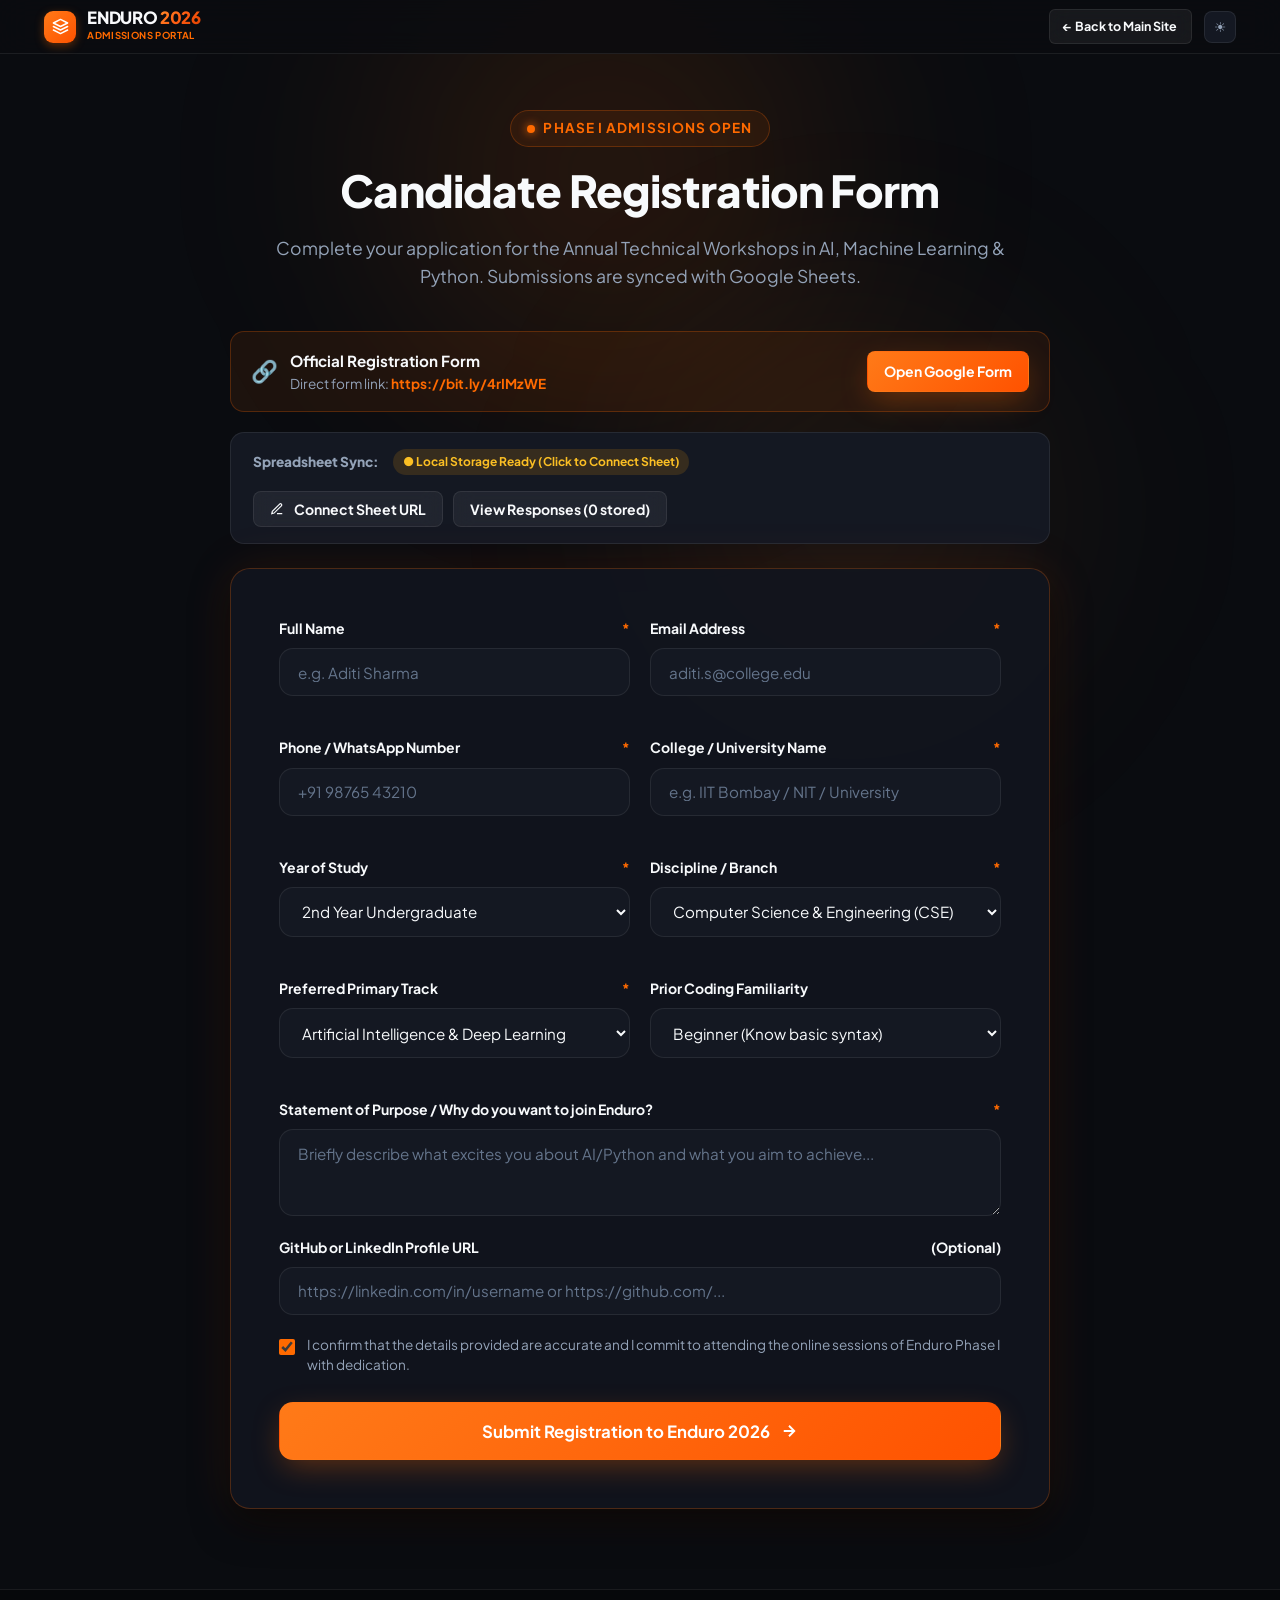
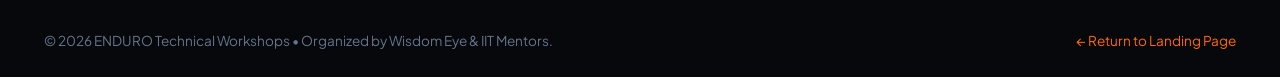
<file: register.html>
<!DOCTYPE html>
<html lang="en">
<head>
  <meta charset="UTF-8" />
  <meta name="viewport" content="width=device-width, initial-scale=1.0" />
  <title>Register | ENDURO 2026 Annual Technical Workshops</title>
  <meta name="description" content="Official registration portal for Enduro 2026 Annual Technical Workshops in AI, ML & Python by Wisdom Eye and Distinguished IIT Professors." />
  
  <!-- Google Fonts: Plus Jakarta Sans -->
  <link rel="preconnect" href="https://fonts.googleapis.com" />
  <link rel="preconnect" href="https://fonts.gstatic.com" crossorigin />
  <link href="https://fonts.googleapis.com/css2?family=Plus+Jakarta+Sans:wght@400;500;600;700;800;900&display=swap" rel="stylesheet" />

  <!-- Address Bar / Favicon Icons -->
  <link rel="icon" type="image/svg+xml" href="assets/favicon.svg" />
  <link rel="icon" type="image/png" sizes="32x32" href="assets/favicon-32x32.png" />
  <link rel="apple-touch-icon" sizes="180x180" href="assets/apple-touch-icon.png" />
  <meta name="theme-color" content="#0d1117" />

  <!-- Core Orange Design System Stylesheet -->
  <link rel="stylesheet" href="css/style.css" />
</head>
<body style="min-height: 100vh; display: flex; flex-direction: column;">

  <!-- =======================================================================
       REGISTRATION PAGE HEADER
       ======================================================================= -->
  <header class="navbar" id="topNavbar">
    <div class="container navbar-container">
      <a href="index.html" class="brand-logo" aria-label="Enduro 2026 Home">
        <div class="brand-icon">
          <svg width="22" height="22" viewBox="0 0 24 24" fill="none" stroke="currentColor" stroke-width="2.2" stroke-linecap="round" stroke-linejoin="round">
            <polygon points="12 2 2 7 12 12 22 7 12 2"></polygon>
            <polyline points="2 17 12 22 22 17"></polyline>
            <polyline points="2 12 12 17 22 12"></polyline>
          </svg>
        </div>
        <div class="brand-text">
          <span class="brand-title">ENDURO <span class="gradient-text">2026</span></span>
          <span class="brand-subtitle">Admissions Portal</span>
        </div>
      </a>

      <!-- Quick Actions -->
      <div class="nav-actions">
        <a href="index.html" class="btn btn-secondary btn-sm">
          <span>&larr; Back to Main Site</span>
        </a>
        <button id="themeToggleBtn" class="theme-toggle-btn" title="Toggle Light/Dark Theme" aria-label="Toggle Theme">☀️</button>
      </div>
    </div>
  </header>

  <!-- =======================================================================
       MAIN REGISTRATION CONTENT
       ======================================================================= -->
  <main style="flex: 1; padding: 3.5rem 0 5rem;">
    <div class="container">
      
      <div class="section-header" style="margin-bottom: 2.5rem;">
        <span class="section-tag"><span class="dot"></span> Phase I Admissions Open</span>
        <h2>Candidate Registration Form</h2>
        <p>Complete your application for the Annual Technical Workshops in AI, Machine Learning & Python. Submissions are synced with Google Sheets.</p>
      </div>

      <div style="max-width: 820px; margin: 0 auto;">
        
        <!-- Direct Google Form Quick Link Banner -->
        <div style="background: rgba(255, 107, 0, 0.08); border: 1.5px solid var(--orange-border); border-radius: var(--radius-md); padding: 1rem 1.25rem; margin-bottom: 1.25rem; display: flex; align-items: center; justify-content: space-between; gap: 1rem; flex-wrap: wrap;">
          <div style="display: flex; align-items: center; gap: 0.75rem;">
            <span style="font-size: 1.35rem;">🔗</span>
            <div>
              <div style="font-weight: 700; color: var(--text-primary); font-size: 0.95rem;">Official Registration Form</div>
              <div style="font-size: 0.85rem; color: var(--text-secondary);">Direct form link: <a href="https://bit.ly/4rIMzWE" target="_blank" rel="noopener noreferrer" style="color: var(--orange-primary); font-weight: 700;">https://bit.ly/4rIMzWE</a></div>
            </div>
          </div>
          <a href="https://bit.ly/4rIMzWE" target="_blank" rel="noopener noreferrer" class="btn btn-primary btn-sm">
            <span>Open Google Form</span>
          </a>
        </div>
        
        <!-- Google Sheets Integration Compact Status Bar -->
        <div class="sheets-integration-status" style="display: flex; align-items: center; justify-content: space-between; gap: 1rem; flex-wrap: wrap; margin-bottom: 1.5rem; padding: 1rem 1.4rem;">
          <div style="display: flex; align-items: center; gap: 0.85rem;">
            <span style="font-size: 0.85rem; font-weight: 800; color: var(--text-secondary);">Spreadsheet Sync:</span>
            <span id="sheetsStatusBadge" class="sheets-badge local-mode">● Checking status...</span>
          </div>
          <div class="sheets-tools-row">
            <button type="button" class="btn btn-secondary btn-sm" id="openSheetsConfigBtn">
              <svg width="14" height="14" viewBox="0 0 24 24" fill="none" stroke="currentColor" stroke-width="2"><path d="M12 20h9"></path><path d="M16.5 3.5a2.121 2.121 0 0 1 3 3L7 19l-4 1 1-4L16.5 3.5z"></path></svg>
              <span>Connect Sheet URL</span>
            </button>
            <button type="button" class="btn btn-secondary btn-sm" id="viewResponsesBtn">
              <span>View Responses (<span id="responsesCountBadge">0</span>)</span>
            </button>
          </div>
        </div>

        <!-- Registration Form Card -->
        <div class="registration-form-card">
          <form id="registrationForm" novalidate>
            
            <div class="form-group-row">
              <div class="form-field">
                <label for="fullName">Full Name <span class="required">*</span></label>
                <input type="text" id="fullName" name="fullName" placeholder="e.g. Aditi Sharma" required />
              </div>

              <div class="form-field">
                <label for="email">Email Address <span class="required">*</span></label>
                <input type="email" id="email" name="email" placeholder="aditi.s@college.edu" required />
              </div>
            </div>

            <div class="form-group-row">
              <div class="form-field">
                <label for="phone">Phone / WhatsApp Number <span class="required">*</span></label>
                <input type="tel" id="phone" name="phone" placeholder="+91 98765 43210" required />
              </div>

              <div class="form-field">
                <label for="college">College / University Name <span class="required">*</span></label>
                <input type="text" id="college" name="college" placeholder="e.g. IIT Bombay / NIT / University" required />
              </div>
            </div>

            <div class="form-group-row">
              <div class="form-field">
                <label for="academicYear">Year of Study <span class="required">*</span></label>
                <select id="academicYear" name="academicYear" required>
                  <option value="1st Year">1st Year Undergraduate</option>
                  <option value="2nd Year" selected>2nd Year Undergraduate</option>
                  <option value="3rd Year">3rd Year Undergraduate</option>
                  <option value="4th Year">4th Year Undergraduate</option>
                  <option value="Postgraduate / Masters">Postgraduate / Masters</option>
                  <option value="Recent Graduate">Recent Graduate / Working Professional</option>
                </select>
              </div>

              <div class="form-field">
                <label for="branch">Discipline / Branch <span class="required">*</span></label>
                <select id="branch" name="branch" required>
                  <option value="Computer Science & Engineering">Computer Science & Engineering (CSE)</option>
                  <option value="Information Technology">Information Technology (IT)</option>
                  <option value="Electronics & Communication">Electronics & Communication (ECE)</option>
                  <option value="Electrical Engineering">Electrical Engineering (EE)</option>
                  <option value="Mechanical / Civil / Chemical">Mechanical / Civil / Chemical</option>
                  <option value="Other Engineering / Science">Other Engineering / Science</option>
                </select>
              </div>
            </div>

            <div class="form-group-row">
              <div class="form-field">
                <label for="trackInterest">Preferred Primary Track <span class="required">*</span></label>
                <select id="trackInterest" name="trackInterest" required>
                  <option value="Artificial Intelligence & Deep Learning" selected>Artificial Intelligence & Deep Learning</option>
                  <option value="Machine Learning with Python">Machine Learning with Python</option>
                  <option value="Modern Python Systems Engineering">Modern Python Systems Engineering</option>
                </select>
              </div>

              <div class="form-field">
                <label for="experienceLevel">Prior Coding Familiarity</label>
                <select id="experienceLevel" name="experienceLevel">
                  <option value="Beginner (Know basic syntax)">Beginner (Know basic syntax)</option>
                  <option value="Intermediate (Written basic projects)">Intermediate (Written basic projects)</option>
                  <option value="Advanced (Comfortable with libraries)">Advanced (Comfortable with libraries)</option>
                </select>
              </div>
            </div>

            <div class="form-field">
              <label for="sop">Statement of Purpose / Why do you want to join Enduro? <span class="required">*</span></label>
              <textarea id="sop" name="sop" rows="3" placeholder="Briefly describe what excites you about AI/Python and what you aim to achieve..." required></textarea>
            </div>

            <div class="form-field">
              <label for="linkedin">GitHub or LinkedIn Profile URL <span>(Optional)</span></label>
              <input type="url" id="linkedin" name="linkedin" placeholder="https://linkedin.com/in/username or https://github.com/..." />
            </div>

            <div class="form-checkbox-field">
              <input type="checkbox" id="termsCheck" required checked />
              <label for="termsCheck">
                I confirm that the details provided are accurate and I commit to attending the online sessions of Enduro Phase I with dedication.
              </label>
            </div>

            <button type="submit" id="submitBtn" class="btn btn-primary form-submit-btn">
              <span>Submit Registration to Enduro 2026</span>
              <svg width="18" height="18" viewBox="0 0 24 24" fill="none" stroke="currentColor" stroke-width="2.5"><line x1="5" y1="12" x2="19" y2="12"></line><polyline points="12 5 19 12 12 19"></polyline></svg>
            </button>

            <!-- Dynamic Feedback message container -->
            <div id="submissionFeedback" class="submission-feedback"></div>

          </form>
        </div>

      </div>

    </div>
  </main>

  <!-- =======================================================================
       REGISTRATION FOOTER
       ======================================================================= -->
  <footer class="site-footer" style="padding: 2.5rem 0 1.5rem; margin-top: auto;">
    <div class="container footer-bottom" style="border-top: none; padding-top: 0;">
      <div>&copy; 2026 ENDURO Technical Workshops &bull; Organized by Wisdom Eye &amp; IIT Mentors.</div>
      <div style="display:flex; gap:1.5rem;">
        <a href="index.html" style="color:var(--orange-primary);">&larr; Return to Landing Page</a>
      </div>
    </div>
  </footer>

  <!-- =======================================================================
       MODAL: APPLICATION CONFIRMATION PASS / TICKET
       ======================================================================= -->
  <div class="modal-backdrop" id="successModal" role="dialog" aria-modal="true">
    <div class="modal-container" style="max-width: 580px;">
      <div class="modal-header">
        <h3 class="modal-title" style="color:var(--accent-emerald);">&#10004; Application Received</h3>
        <button class="modal-close-btn" id="ticketCloseBtn">&times;</button>
      </div>
      <div class="modal-body">
        <div class="success-ticket">
          <div class="ticket-icon">&#127881;</div>
          <h4 style="font-size:1.4rem; font-weight:800; margin-bottom:0.25rem;" id="ticketCandidateName">Candidate</h4>
          <p style="font-size:0.9rem; color:var(--text-secondary);">Enduro 2026 Admissions Candidate Pass</p>
          
          <div class="ticket-reg-id" id="ticketRegId">ENDURO-2026-000000</div>
          
          <div style="text-align:left; background:var(--bg-card); padding:1rem; border-radius:var(--radius-md); font-size:0.88rem; margin-bottom:1rem;">
            <div style="display:flex; justify-content:space-between; margin-bottom:0.4rem;">
              <span style="color:var(--text-muted);">Enrolled Track:</span>
              <strong id="ticketTrack" style="color:var(--orange-primary);">AI & Deep Learning</strong>
            </div>
            <div style="display:flex; justify-content:space-between;">
              <span style="color:var(--text-muted);">Institution:</span>
              <strong id="ticketCollege" style="color:var(--text-primary); text-align:right;">Campus</strong>
            </div>
          </div>

          <p id="ticketNote" style="font-size:0.85rem; color:var(--text-secondary); line-height:1.5;"></p>
        </div>
        <button class="btn btn-primary" onclick="window.print()" style="width:100%;">
          <span>Print / Save Candidate Pass</span>
        </button>
      </div>
    </div>
  </div>

  <!-- =======================================================================
       MODAL: GOOGLE SHEETS SETUP & CONFIGURATION HELPER
       ======================================================================= -->
  <div class="modal-backdrop" id="sheetsConfigModal" role="dialog" aria-modal="true">
    <div class="modal-container" style="max-width: 720px;">
      <div class="modal-header">
        <h3 class="modal-title">Connect Live Google Sheets</h3>
        <button class="modal-close-btn" id="closeSheetsConfigBtn">&times;</button>
      </div>
      <div class="modal-body" style="align-items: stretch;">
        <p style="font-size:0.92rem; color:var(--text-secondary); margin-bottom:1rem;">
          To receive form submissions directly into your own Google Spreadsheet in real-time, follow these 3 simple steps:
        </p>

        <ol style="margin-left: 1.5rem; font-size:0.88rem; color:var(--text-primary); line-height:1.6; margin-bottom:1rem;">
          <li>Create a new spreadsheet at <a href="https://sheets.new" target="_blank" style="color:var(--orange-primary); text-decoration:underline;">sheets.new</a></li>
          <li>Click <strong>Extensions &rarr; Apps Script</strong> and paste the snippet below:</li>
        </ol>

        <div class="code-box-wrapper">
          <div class="code-box-header">
            <span>Google Apps Script (Code.gs)</span>
            <button class="copy-code-btn" id="copyScriptBtn">Copy Script Code</button>
          </div>
          <div class="code-box-content" id="appsScriptCodeBlock">function doPost(e) {
  var sheet = SpreadsheetApp.getActiveSpreadsheet().getActiveSheet();
  
  // Set headers on first run if empty
  if (sheet.getLastRow() === 0) {
    sheet.appendRow([
      "Timestamp", "Reg ID", "Full Name", "Email", "Phone", 
      "College", "Year", "Branch", "Track", "Experience", "SOP", "LinkedIn"
    ]);
  }
  
  var p = e.parameter;
  sheet.appendRow([
    new Date(),
    p.regId || '',
    p.fullName || '',
    p.email || '',
    p.phone || '',
    p.college || '',
    p.year || '',
    p.branch || '',
    p.track || '',
    p.experience || '',
    p.statement || '',
    p.linkedin || ''
  ]);
  
  return ContentService
    .createTextOutput(JSON.stringify({ "status": "success" }))
    .setMimeType(ContentService.MimeType.JSON);
}</div>
        </div>

        <ol start="3" style="margin-left: 1.5rem; font-size:0.88rem; color:var(--text-primary); line-height:1.6; margin-bottom:1.25rem;">
          <li>Click <strong>Deploy &rarr; New Deployment &rarr; Select type: Web App</strong>. Set <em>Who has access</em> to <strong>Anyone</strong>, click Deploy, and copy the Web App URL!</li>
        </ol>

        <div class="form-field">
          <label for="googleSheetUrlInput">Paste Your Google Apps Script Web App URL:</label>
          <input type="url" id="googleSheetUrlInput" placeholder="https://script.google.com/macros/s/AKfycb.../exec" />
        </div>

        <button type="button" class="btn btn-primary" id="saveSheetUrlBtn" style="margin-top:0.5rem;">
          Save & Connect Spreadsheet
        </button>
      </div>
    </div>
  </div>

  <!-- =======================================================================
       MODAL: OFFLINE / LOCAL RESPONSES VIEWER & CSV EXPORT
       ======================================================================= -->
  <div class="modal-backdrop" id="responsesModal" role="dialog" aria-modal="true">
    <div class="modal-container" style="max-width: 900px;">
      <div class="modal-header">
        <h3 class="modal-title">Registered Candidates Registry (<span id="totalResponsesCount">0</span>)</h3>
        <button class="modal-close-btn" id="closeResponsesBtn">&times;</button>
      </div>
      <div class="modal-body" style="align-items:stretch;">
        <p style="font-size:0.88rem; color:var(--text-secondary); margin-bottom:0.5rem;">
          All registrations are stored locally in your browser memory as a backup, ensuring no responses are ever lost even if the spreadsheet script is updating.
        </p>

        <div class="responses-table-container">
          <table class="responses-table">
            <thead>
              <tr>
                <th>Reg ID</th>
                <th>Candidate Name</th>
                <th>Email</th>
                <th>Phone</th>
                <th>College / University</th>
                <th>Track</th>
              </tr>
            </thead>
            <tbody id="responsesTableBody">
              <!-- Rendered via JS -->
            </tbody>
          </table>
        </div>

        <div style="display:flex; justify-content:space-between; align-items:center; margin-top:1.5rem;">
          <button class="btn btn-secondary btn-sm" id="clearResponsesBtn" style="color:var(--accent-rose); border-color:rgba(244,63,94,0.3);">
            Clear Cached Data
          </button>
          <button class="btn btn-primary btn-sm" id="exportCsvBtn">
            <svg width="16" height="16" viewBox="0 0 24 24" fill="none" stroke="currentColor" stroke-width="2"><path d="M21 15v4a2 2 0 0 1-2 2H5a2 2 0 0 1-2-2v-4"></path><polyline points="7 10 12 15 17 10"></polyline><line x1="12" y1="15" x2="12" y2="3"></line></svg>
            <span>Download All as CSV</span>
          </button>
        </div>
      </div>
    </div>
  </div>

  <!-- Core JavaScript Logic -->
  <script src="js/app.js"></script>
</body>
</html>
</file>
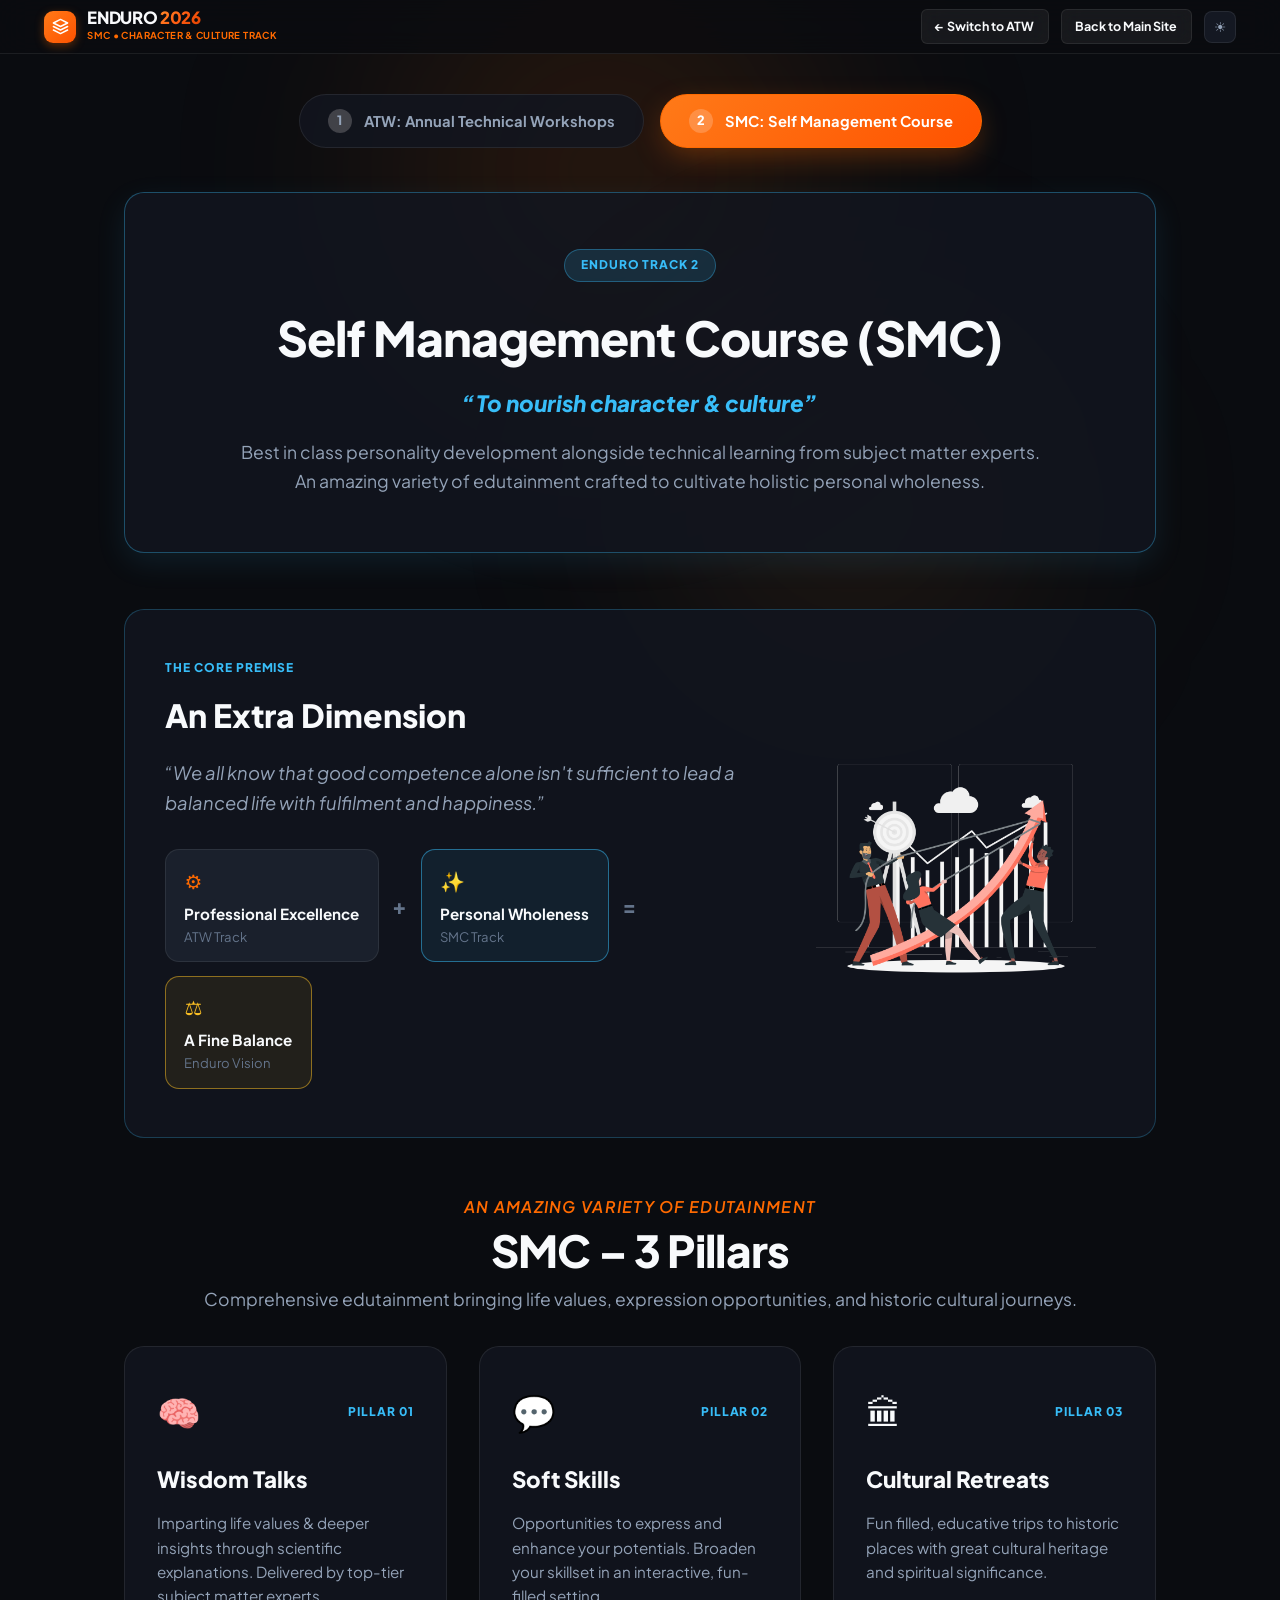
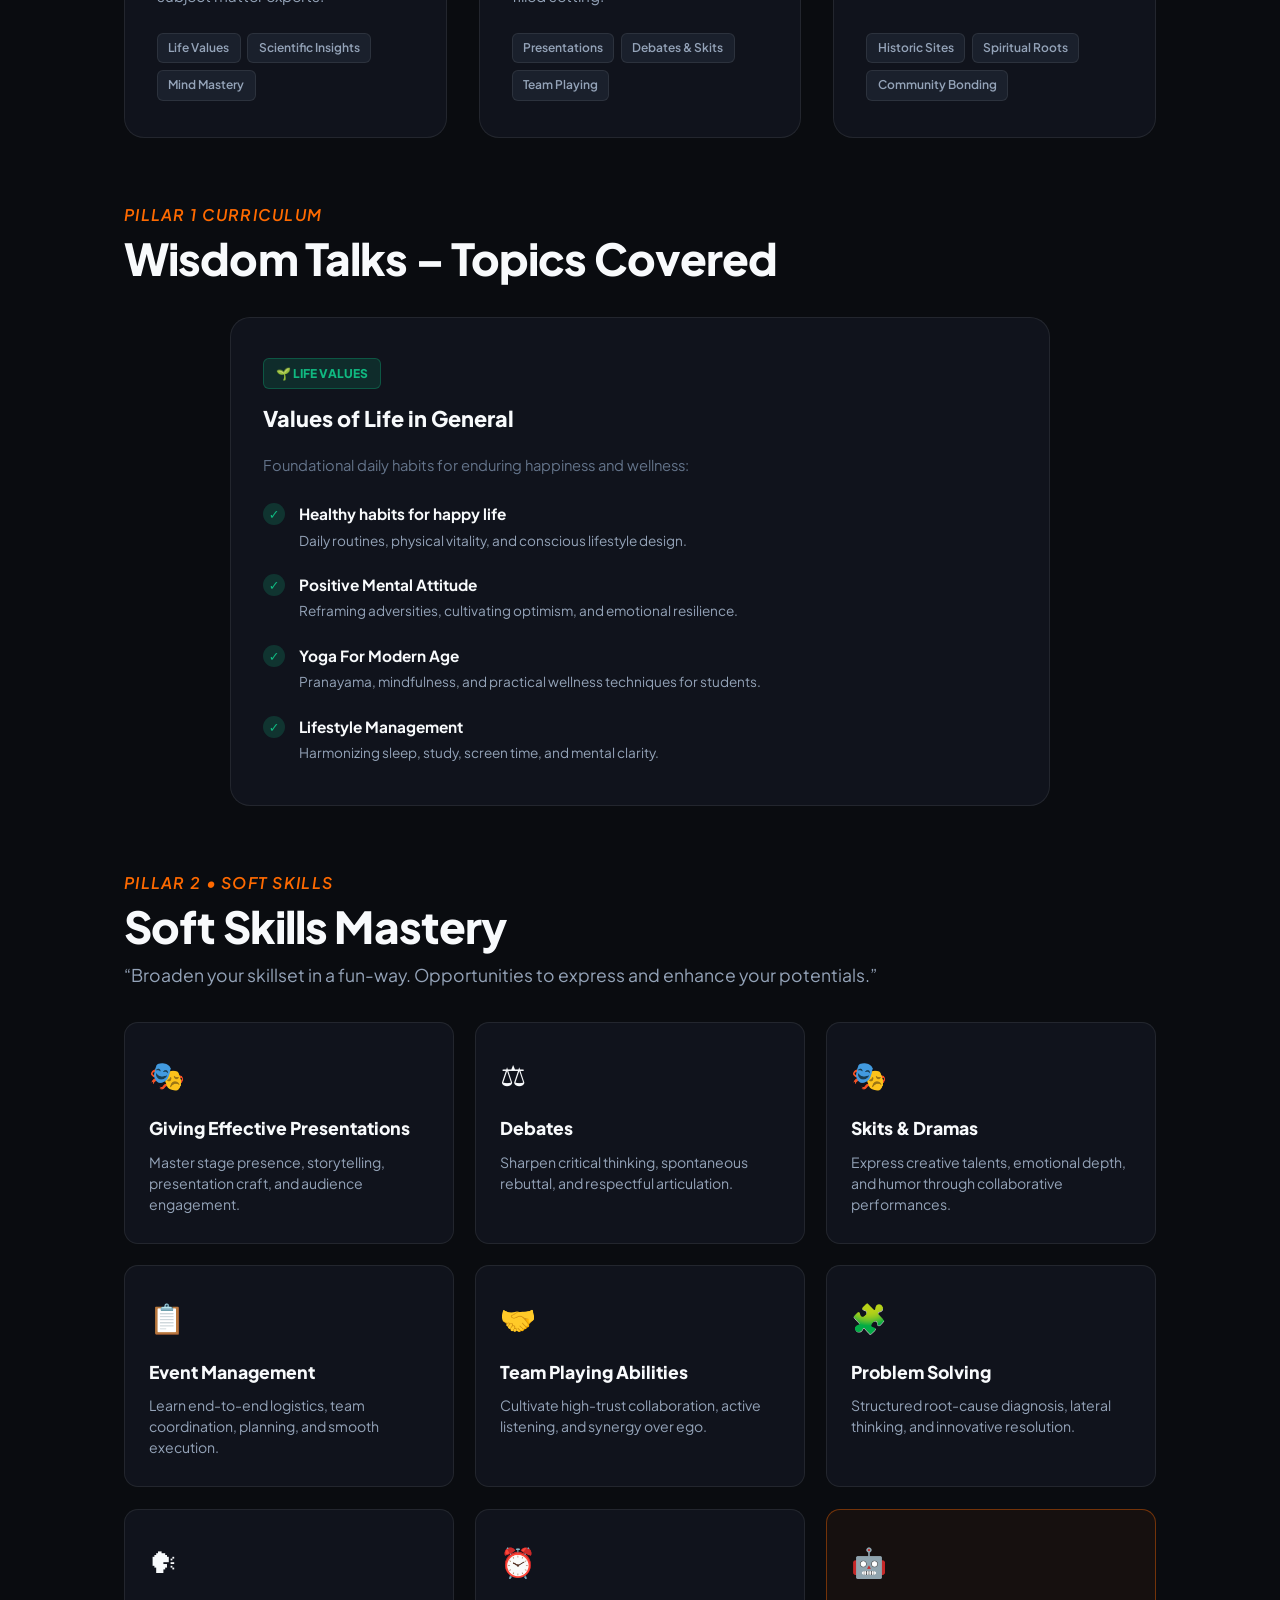
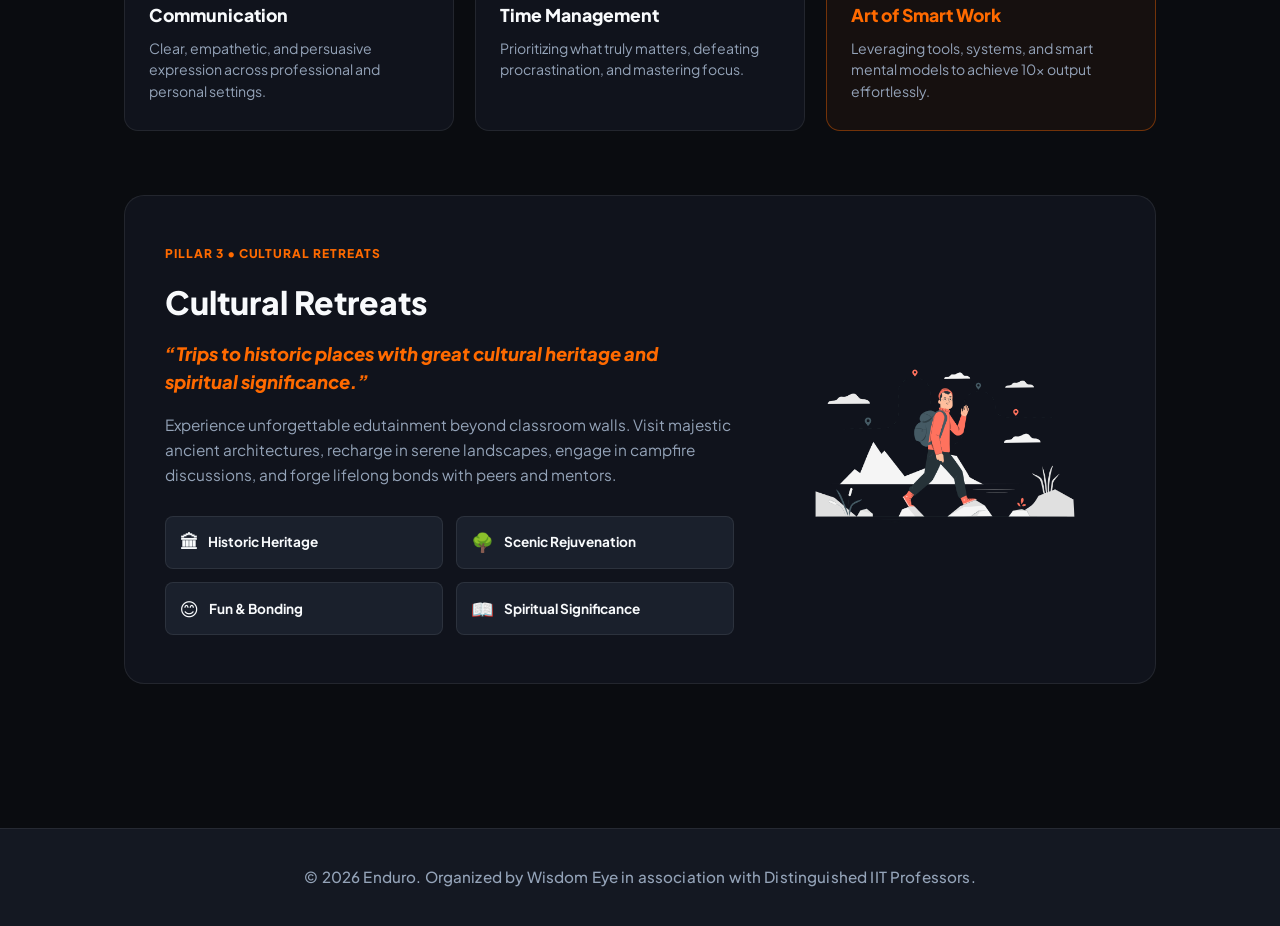
<file: smc.html>
<!DOCTYPE html>
<html lang="en">
<head>
  <meta charset="UTF-8" />
  <meta name="viewport" content="width=device-width, initial-scale=1.0" />
  <title>SMC - Self Management Course | Enduro 2026</title>
  <meta name="description" content="Self Management Course (SMC) under Enduro 2026. To nourish character & culture with Wisdom Talks by top-tier SMEs, Soft Skills mastery, and Cultural Retreats." />
  
  <!-- Google Fonts: Plus Jakarta Sans -->
  <link rel="preconnect" href="https://fonts.googleapis.com" />
  <link rel="preconnect" href="https://fonts.gstatic.com" crossorigin />
  <link href="https://fonts.googleapis.com/css2?family=Plus+Jakarta+Sans:wght@400;500;600;700;800;900&display=swap" rel="stylesheet" />

  <!-- Address Bar / Favicon Icons -->
  <link rel="icon" type="image/svg+xml" href="assets/favicon.svg" />
  <link rel="icon" type="image/png" sizes="32x32" href="assets/favicon-32x32.png" />
  <link rel="apple-touch-icon" sizes="180x180" href="assets/apple-touch-icon.png" />
  <meta name="theme-color" content="#0d1117" />

  <!-- Core Stylesheet -->
  <link rel="stylesheet" href="css/style.css" />
</head>
<body style="min-height: 100vh; display: flex; flex-direction: column;">

  <!-- Header -->
  <header class="navbar" id="topNavbar">
    <div class="container navbar-container">
      <a href="index.html" class="brand-logo" aria-label="Enduro 2026 Home">
        <div class="brand-icon">
          <svg width="17" height="17" viewBox="0 0 24 24" fill="none" stroke="currentColor" stroke-width="2.2" stroke-linecap="round" stroke-linejoin="round">
            <polygon points="12 2 2 7 12 12 22 7 12 2"></polygon>
            <polyline points="2 17 12 22 22 17"></polyline>
            <polyline points="2 12 12 17 22 12"></polyline>
          </svg>
        </div>
        <div class="brand-text">
          <span class="brand-title">ENDURO <span class="gradient-text">2026</span></span>
          <span class="brand-subtitle">SMC &bull; Character &amp; Culture Track</span>
        </div>
      </a>

      <!-- Quick Nav & Switch to ATW -->
      <div class="nav-actions">
        <a href="atw.html" class="btn btn-secondary btn-sm" title="View Annual Technical Workshop">
          <span>&larr; Switch to ATW</span>
        </a>
        <a href="index.html#about" class="btn btn-secondary btn-sm">
          <span>Back to Main Site</span>
        </a>
        <button id="themeToggleBtn" class="theme-toggle-btn" title="Toggle Light/Dark Theme" aria-label="Toggle Theme">☀️</button>
      </div>
    </div>
  </header>

  <!-- Main Content -->
  <main style="flex: 1; padding: 2.5rem 0 5rem;">
    <div class="container" style="max-width: 1080px;">

      <!-- Track Switcher Pills -->
      <div class="track-page-tabs">
        <a href="atw.html" class="track-tab-btn">
          <span class="track-tab-num">1</span>
          <span class="track-tab-title">ATW: Annual Technical Workshops</span>
        </a>
        <a href="smc.html" class="track-tab-btn active">
          <span class="track-tab-num">2</span>
          <span class="track-tab-title">SMC: Self Management Course</span>
        </a>
      </div>

      <!-- Hero Banner for SMC -->
      <div class="track-hero-box smc-hero-box">
        <span class="hero-badge-pill">ENDURO TRACK 2</span>
        <h1 class="track-hero-title">Self Management Course (SMC)</h1>
        <p class="track-hero-tagline">&ldquo;To nourish character &amp; culture&rdquo;</p>
        <p class="track-hero-sub">Best in class personality development alongside technical learning from subject matter experts. An amazing variety of edutainment crafted to cultivate holistic personal wholeness.</p>
      </div>

      <!-- Section 1: An Extra Dimension -->
      <div class="smc-dimension-card">
        <div class="dimension-content">
          <span class="dimension-tag">THE CORE PREMISE</span>
          <h2 class="dimension-heading">An Extra Dimension</h2>
          <p class="dimension-lead">
            &ldquo;We all know that good competence alone isn't sufficient to lead a balanced life with fulfilment and happiness.&rdquo;
          </p>
          <div class="dimension-balance-badges">
            <div class="balance-badge">
              <span class="badge-icon">&#9881;</span>
              <strong>Professional Excellence</strong>
              <span>ATW Track</span>
            </div>
            <div class="balance-plus">+</div>
            <div class="balance-badge active-smc-badge">
              <span class="badge-icon">&#10024;</span>
              <strong>Personal Wholeness</strong>
              <span>SMC Track</span>
            </div>
            <div class="balance-equals">=</div>
            <div class="balance-badge result-badge">
              <span class="badge-icon">&#9878;</span>
              <strong>A Fine Balance</strong>
              <span>Enduro Vision</span>
            </div>
          </div>
        </div>
        <div class="dimension-visual">
          <img src="assets/image51.png" alt="A Fine Balance between Competence and Character" class="dimension-img" loading="lazy" />
        </div>
      </div>

      <!-- Section 2: SMC - 3 Pillars -->
      <div class="track-section-block">
        <div class="section-heading-wrap text-center">
          <span class="sub-label">AN AMAZING VARIETY OF EDUTAINMENT</span>
          <h2 class="main-heading">SMC &ndash; 3 Pillars</h2>
          <p class="sub-lead">Comprehensive edutainment bringing life values, expression opportunities, and historic cultural journeys.</p>
        </div>

        <div class="smc-pillars-grid">
          <!-- Pillar 1: Wisdom Talks -->
          <div class="smc-pillar-card">
            <div class="smc-pillar-header">
              <div class="smc-pillar-icon">&#129504;</div>
              <span class="smc-pillar-num">Pillar 01</span>
            </div>
            <h3 class="smc-pillar-title">Wisdom Talks</h3>
            <p class="smc-pillar-desc">
              Imparting life values &amp; deeper insights through scientific explanations. Delivered by top-tier subject matter experts.
            </p>
            <div class="pillar-tag-list">
              <span>Life Values</span>
              <span>Scientific Insights</span>
              <span>Mind Mastery</span>
            </div>
          </div>

          <!-- Pillar 2: Soft Skills -->
          <div class="smc-pillar-card">
            <div class="smc-pillar-header">
              <div class="smc-pillar-icon">&#128172;</div>
              <span class="smc-pillar-num">Pillar 02</span>
            </div>
            <h3 class="smc-pillar-title">Soft Skills</h3>
            <p class="smc-pillar-desc">
              Opportunities to express and enhance your potentials. Broaden your skillset in an interactive, fun-filled setting.
            </p>
            <div class="pillar-tag-list">
              <span>Presentations</span>
              <span>Debates &amp; Skits</span>
              <span>Team Playing</span>
            </div>
          </div>

          <!-- Pillar 3: Cultural Retreats -->
          <div class="smc-pillar-card">
            <div class="smc-pillar-header">
              <div class="smc-pillar-icon">&#127963;</div>
              <span class="smc-pillar-num">Pillar 03</span>
            </div>
            <h3 class="smc-pillar-title">Cultural Retreats</h3>
            <p class="smc-pillar-desc">
              Fun filled, educative trips to historic places with great cultural heritage and spiritual significance.
            </p>
            <div class="pillar-tag-list">
              <span>Historic Sites</span>
              <span>Spiritual Roots</span>
              <span>Community Bonding</span>
            </div>
          </div>
        </div>
      </div>

      <!-- Section 3: Wisdom Talks Curriculum -->
      <div class="track-section-block">
        <div class="section-heading-wrap">
          <span class="sub-label">PILLAR 1 CURRICULUM</span>
          <h2 class="main-heading">Wisdom Talks &ndash; Topics Covered</h2>
        </div>

        <div class="wisdom-topics-grid">
          <!-- Values of Life in General -->
          <div class="wisdom-topic-card general-values-card">
            <div class="wisdom-topic-header">
              <div class="wisdom-badge">&#127793; Life Values</div>
              <h3>Values of Life in General</h3>
            </div>
            <p class="wisdom-topic-sub">Foundational daily habits for enduring happiness and wellness:</p>
            <ul class="wisdom-list">
              <li>
                <div class="check-icon">&#10003;</div>
                <div>
                  <strong>Healthy habits for happy life</strong>
                  <p>Daily routines, physical vitality, and conscious lifestyle design.</p>
                </div>
              </li>
              <li>
                <div class="check-icon">&#10003;</div>
                <div>
                  <strong>Positive Mental Attitude</strong>
                  <p>Reframing adversities, cultivating optimism, and emotional resilience.</p>
                </div>
              </li>
              <li>
                <div class="check-icon">&#10003;</div>
                <div>
                  <strong>Yoga For Modern Age</strong>
                  <p>Pranayama, mindfulness, and practical wellness techniques for students.</p>
                </div>
              </li>
              <li>
                <div class="check-icon">&#10003;</div>
                <div>
                  <strong>Lifestyle Management</strong>
                  <p>Harmonizing sleep, study, screen time, and mental clarity.</p>
                </div>
              </li>
            </ul>
          </div>
        </div>
      </div>

      <!-- Section 5: Soft Skills -->
      <div class="track-section-block">
        <div class="section-heading-wrap">
          <span class="sub-label">PILLAR 2 &bull; SOFT SKILLS</span>
          <h2 class="main-heading">Soft Skills Mastery</h2>
          <p class="sub-lead">
            &ldquo;Broaden your skillset in a fun-way. Opportunities to express and enhance your potentials.&rdquo;
          </p>
        </div>

        <div class="soft-skills-showcase-grid">
          <!-- Skill 1 -->
          <div class="soft-skill-card">
            <div class="skill-icon">&#127917;</div>
            <h4>Giving Effective Presentations</h4>
            <p>Master stage presence, storytelling, presentation craft, and audience engagement.</p>
          </div>
          <!-- Skill 2 -->
          <div class="soft-skill-card">
            <div class="skill-icon">&#9878;</div>
            <h4>Debates</h4>
            <p>Sharpen critical thinking, spontaneous rebuttal, and respectful articulation.</p>
          </div>
          <!-- Skill 3 -->
          <div class="soft-skill-card">
            <div class="skill-icon">&#127917;</div>
            <h4>Skits &amp; Dramas</h4>
            <p>Express creative talents, emotional depth, and humor through collaborative performances.</p>
          </div>
          <!-- Skill 4 -->
          <div class="soft-skill-card">
            <div class="skill-icon">&#128203;</div>
            <h4>Event Management</h4>
            <p>Learn end-to-end logistics, team coordination, planning, and smooth execution.</p>
          </div>
          <!-- Skill 5 -->
          <div class="soft-skill-card">
            <div class="skill-icon">&#129309;</div>
            <h4>Team Playing Abilities</h4>
            <p>Cultivate high-trust collaboration, active listening, and synergy over ego.</p>
          </div>
          <!-- Skill 6 -->
          <div class="soft-skill-card">
            <div class="skill-icon">&#129513;</div>
            <h4>Problem Solving</h4>
            <p>Structured root-cause diagnosis, lateral thinking, and innovative resolution.</p>
          </div>
          <!-- Skill 7 -->
          <div class="soft-skill-card">
            <div class="skill-icon">&#128483;</div>
            <h4>Communication</h4>
            <p>Clear, empathetic, and persuasive expression across professional and personal settings.</p>
          </div>
          <!-- Skill 8 -->
          <div class="soft-skill-card">
            <div class="skill-icon">&#9200;</div>
            <h4>Time Management</h4>
            <p>Prioritizing what truly matters, defeating procrastination, and mastering focus.</p>
          </div>
          <!-- Skill 9 -->
          <div class="soft-skill-card highlight-skill-card">
            <div class="skill-icon">&#129302;</div>
            <h4>Art of Smart Work</h4>
            <p>Leveraging tools, systems, and smart mental models to achieve 10x output effortlessly.</p>
          </div>
        </div>
      </div>

      <!-- Section 6: Cultural Retreats -->
      <div class="track-section-block">
        <div class="retreat-feature-card">
          <div class="retreat-content">
            <span class="retreat-badge">PILLAR 3 &bull; CULTURAL RETREATS</span>
            <h2 class="retreat-title">Cultural Retreats</h2>
            <p class="retreat-quote">
              &ldquo;Trips to historic places with great cultural heritage and spiritual significance.&rdquo;
            </p>
            <p class="retreat-desc">
              Experience unforgettable edutainment beyond classroom walls. Visit majestic ancient architectures, recharge in serene landscapes, engage in campfire discussions, and forge lifelong bonds with peers and mentors.
            </p>
            <div class="retreat-highlights">
              <div class="r-item">
                <span class="r-icon">&#127963;</span>
                <span>Historic Heritage</span>
              </div>
              <div class="r-item">
                <span class="r-icon">&#127795;</span>
                <span>Scenic Rejuvenation</span>
              </div>
              <div class="r-item">
                <span class="r-icon">&#128522;</span>
                <span>Fun &amp; Bonding</span>
              </div>
              <div class="r-item">
                <span class="r-icon">&#128214;</span>
                <span>Spiritual Significance</span>
              </div>
            </div>
          </div>
          <div class="retreat-image-wrap">
            <img src="assets/image68.png" alt="Historic Cultural Retreats with Enduro" class="retreat-img" loading="lazy" />
          </div>
        </div>
      </div>

    </div>
  </main>

  <!-- Footer -->
  <footer class="footer">
    <div class="container footer-content">
      <p>&copy; 2026 Enduro. Organized by Wisdom Eye in association with Distinguished IIT Professors.</p>
    </div>
  </footer>

  <script src="js/app.js"></script>
</body>
</html>
</file>
<file: css/style.css>
/* ==========================================================================
   ENDURO 2026 - Modern Orange Design System
   Annual Technical Workshops (Wisdom Eye & IIT Professors)
   ========================================================================== */

:root {
  /* Color Palette */
  --bg-main: #0a0c10;
  --bg-card: rgba(18, 22, 31, 0.85);
  --bg-card-hover: rgba(26, 32, 44, 0.95);
  --bg-surface: #141822;
  --bg-surface-elevated: #1a202c;
  
  /* Orange Brand Spectrum */
  --orange-primary: #ff6a00;
  --orange-gradient: linear-gradient(135deg, #ff7a18 0%, #ff5200 100%);
  --orange-gradient-bright: linear-gradient(135deg, #ff8c2b 0%, #ff5e13 50%, #e04100 100%);
  --orange-glow: rgba(255, 106, 0, 0.35);
  --orange-glow-strong: rgba(255, 90, 0, 0.6);
  --orange-border: rgba(255, 106, 0, 0.25);
  --orange-light: #fff2e8;
  --orange-subtle: rgba(255, 106, 0, 0.08);
  
  /* Accents */
  --accent-gold: #fbbf24;
  --accent-cyan: #38bdf8;
  --accent-emerald: #10b981;
  --accent-rose: #f43f5e;
  
  /* Typography Colors */
  --text-primary: #f8fafc;
  --text-secondary: #94a3b8;
  --text-muted: #64748b;
  --text-highlight: #ffa15c;
  
  /* Borders & Shadows */
  --border-subtle: rgba(255, 255, 255, 0.08);
  --border-active: rgba(255, 106, 0, 0.5);
  --shadow-sm: 0 4px 12px rgba(0, 0, 0, 0.35);
  --shadow-lg: 0 16px 36px rgba(0, 0, 0, 0.55);
  --shadow-orange: 0 10px 30px -5px rgba(255, 106, 0, 0.35);
  
  /* Layout & Fonts */
  --font-heading: 'Plus Jakarta Sans', system-ui, -apple-system, sans-serif;
  --font-body: 'Plus Jakarta Sans', system-ui, -apple-system, sans-serif;
  --radius-sm: 8px;
  --radius-md: 14px;
  --radius-lg: 20px;
  --radius-full: 9999px;
  --container-max: 1240px;
  --transition-fast: 0.2s cubic-bezier(0.4, 0, 0.2, 1);
  --transition-normal: 0.3s cubic-bezier(0.4, 0, 0.2, 1);
}

/* Light Mode Overrides if toggled */
body.light-theme {
  --bg-main: #fdfbf7;
  --bg-card: #ffffff;
  --bg-card-hover: #f8fafc;
  --bg-surface: #f1f5f9;
  --bg-surface-elevated: #f8fafc;
  --text-primary: #0f172a;
  --text-secondary: #334155;
  --text-muted: #64748b;
  --border-subtle: #cbd5e1;
  --border-active: rgba(255, 106, 0, 0.6);
  --shadow-sm: 0 4px 16px rgba(15, 23, 42, 0.08);
  --shadow-lg: 0 20px 40px rgba(15, 23, 42, 0.12);
  --orange-subtle: rgba(255, 106, 0, 0.08);
}

/* --------------------------------------------------------------------------
   Reset & Global Base
   -------------------------------------------------------------------------- */
*, *::before, *::after {
  box-sizing: border-box;
  margin: 0;
  padding: 0;
}

html {
  scroll-behavior: smooth;
  font-size: 16px;
}

body {
  font-family: var(--font-body);
  background-color: var(--bg-main);
  color: var(--text-primary);
  line-height: 1.65;
  overflow-x: hidden;
  position: relative;
  -webkit-font-smoothing: antialiased;
  -moz-osx-font-smoothing: grayscale;
}

/* Ambient Radial Glows in Background */
body::before {
  content: '';
  position: fixed;
  top: -20%;
  left: 20%;
  width: 700px;
  height: 700px;
  background: radial-gradient(circle, rgba(255, 106, 0, 0.14) 0%, rgba(255, 106, 0, 0) 70%);
  pointer-events: none;
  z-index: 0;
  filter: blur(80px);
}

body::after {
  content: '';
  position: fixed;
  bottom: 10%;
  right: 10%;
  width: 600px;
  height: 600px;
  background: radial-gradient(circle, rgba(255, 140, 43, 0.1) 0%, rgba(255, 106, 0, 0) 70%);
  pointer-events: none;
  z-index: 0;
  filter: blur(90px);
}

img {
  max-width: 100%;
  height: auto;
  display: block;
}

a {
  color: inherit;
  text-decoration: none;
}

button, input, select, textarea {
  font-family: inherit;
}

.container {
  width: 100%;
  max-width: var(--container-max);
  margin: 0 auto;
  padding: 0 1.5rem;
  position: relative;
  z-index: 1;
}

/* --------------------------------------------------------------------------
   Typography Utilities
   -------------------------------------------------------------------------- */
.gradient-text {
  background: var(--orange-gradient-bright);
  -webkit-background-clip: text;
  -webkit-text-fill-color: transparent;
  display: inline-block;
}

.section-tag {
  display: inline-flex;
  align-items: center;
  gap: 0.5rem;
  padding: 0.4rem 1rem;
  background: var(--orange-subtle);
  border: 1px solid var(--orange-border);
  color: var(--orange-primary);
  border-radius: var(--radius-full);
  font-size: 0.85rem;
  font-weight: 700;
  text-transform: uppercase;
  letter-spacing: 0.08em;
  margin-bottom: 1rem;
}

.section-tag .dot {
  width: 8px;
  height: 8px;
  background-color: var(--orange-primary);
  border-radius: 50%;
  box-shadow: 0 0 10px var(--orange-primary);
}

.section-header {
  text-align: center;
  max-width: 760px;
  margin: 0 auto 3.5rem;
}

.section-header h2 {
  font-size: clamp(2rem, 3.5vw, 2.75rem);
  font-weight: 800;
  letter-spacing: -0.02em;
  line-height: 1.25;
  margin-bottom: 1rem;
}

.section-header p {
  color: var(--text-secondary);
  font-size: 1.1rem;
  line-height: 1.6;
}

/* --------------------------------------------------------------------------
   Buttons & Micro-Interactions
   -------------------------------------------------------------------------- */
.btn {
  display: inline-flex;
  align-items: center;
  justify-content: center;
  gap: 0.6rem;
  padding: 0.85rem 1.75rem;
  font-size: 1rem;
  font-weight: 700;
  border-radius: var(--radius-md);
  border: 1px solid transparent;
  cursor: pointer;
  transition: all var(--transition-fast);
  text-align: center;
  position: relative;
  overflow: hidden;
}

.btn-primary {
  background: var(--orange-gradient);
  color: #ffffff;
  box-shadow: var(--shadow-orange);
}

.btn-primary:hover {
  transform: translateY(-2px);
  box-shadow: 0 14px 30px rgba(255, 106, 0, 0.45);
  filter: brightness(1.08);
}

.btn-primary:active {
  transform: translateY(0);
}

.btn-secondary {
  background: rgba(255, 255, 255, 0.06);
  border: 1px solid var(--border-subtle);
  color: var(--text-primary);
  backdrop-filter: blur(10px);
}

.btn-secondary:hover {
  background: rgba(255, 255, 255, 0.12);
  border-color: var(--orange-border);
  color: var(--orange-primary);
  transform: translateY(-2px);
}

.btn-outline-orange {
  background: transparent;
  border: 1.5px solid var(--orange-primary);
  color: var(--orange-primary);
}

.btn-outline-orange:hover {
  background: var(--orange-primary);
  color: #ffffff;
  box-shadow: var(--shadow-orange);
}

.btn-sm {
  padding: 0.5rem 1rem;
  font-size: 0.875rem;
  border-radius: var(--radius-sm);
}

.btn-lg {
  padding: 1.05rem 2.2rem;
  font-size: 1.1rem;
  border-radius: var(--radius-md);
}

.btn-icon {
  width: 42px;
  height: 42px;
  padding: 0;
  border-radius: 50%;
  display: inline-flex;
  align-items: center;
  justify-content: center;
}

/* --------------------------------------------------------------------------
   Navigation Bar
   -------------------------------------------------------------------------- */
.navbar {
  position: sticky;
  top: 0;
  left: 0;
  width: 100%;
  z-index: 1000;
  background: rgba(10, 12, 16, 0.8);
  backdrop-filter: blur(16px);
  -webkit-backdrop-filter: blur(16px);
  border-bottom: 1px solid var(--border-subtle);
  transition: all var(--transition-normal);
}

body.light-theme .navbar {
  background: rgba(253, 251, 247, 0.85);
}

.navbar-container {
  display: flex;
  align-items: center;
  justify-content: space-between;
  padding: 0.55rem 1.5rem;
}

.brand-logo {
  display: flex;
  align-items: center;
  gap: 0.7rem;
  font-weight: 800;
  letter-spacing: -0.02em;
}

.brand-icon {
  width: 32px;
  height: 32px;
  background: var(--orange-gradient);
  border-radius: 9px;
  display: flex;
  align-items: center;
  justify-content: center;
  color: #fff;
  box-shadow: 0 3px 10px rgba(255, 106, 0, 0.35);
}

.brand-icon svg {
  width: 17px;
  height: 17px;
}

.brand-text {
  display: flex;
  flex-direction: column;
}

.brand-title {
  font-size: 1.05rem;
  font-weight: 900;
  line-height: 1.05;
  color: var(--text-primary);
}

.brand-subtitle {
  font-size: 0.6rem;
  font-weight: 700;
  letter-spacing: 0.04em;
  color: var(--orange-primary);
  text-transform: uppercase;
  margin-top: 2px;
}

.nav-links {
  display: flex;
  align-items: center;
  gap: 1.25rem;
  list-style: none;
}

.nav-links a {
  font-size: 0.82rem;
  font-weight: 600;
  color: var(--text-secondary);
  transition: color var(--transition-fast);
  position: relative;
}

.nav-links a:hover,
.nav-links a.active {
  color: var(--orange-primary);
}

.nav-links a::after {
  content: '';
  position: absolute;
  bottom: -4px;
  left: 0;
  width: 0;
  height: 2px;
  background: var(--orange-primary);
  transition: width var(--transition-fast);
  border-radius: 2px;
}

.nav-links a:hover::after,
.nav-links a.active::after {
  width: 100%;
}

@media (min-width: 993px) {
  .nav-link-register {
    display: none;
  }
}

.nav-actions {
  display: flex;
  align-items: center;
  gap: 0.75rem;
}

.nav-actions .btn-sm {
  padding: 0.38rem 0.85rem;
  font-size: 0.78rem;
  font-weight: 700;
  border-radius: 6px;
}

.theme-toggle-btn {
  background: var(--bg-surface);
  border: 1px solid var(--border-subtle);
  color: var(--text-secondary);
  cursor: pointer;
  width: 32px;
  height: 32px;
  border-radius: 8px;
  display: flex;
  align-items: center;
  justify-content: center;
  font-size: 0.85rem;
  transition: all var(--transition-fast);
}

.theme-toggle-btn:hover {
  color: var(--orange-primary);
  border-color: var(--orange-border);
}

.mobile-menu-toggle {
  display: none;
  background: transparent;
  border: none;
  color: var(--text-primary);
  font-size: 1.35rem;
  cursor: pointer;
}

/* --------------------------------------------------------------------------
   Hero Section
   -------------------------------------------------------------------------- */
.hero-section {
  padding: 0.5rem 0 1rem;
  position: relative;
  overflow: hidden;
}

.hero-grid {
  display: grid;
  grid-template-columns: 1.15fr 0.85fr;
  gap: 3.5rem;
  align-items: center;
}

.hero-content {
  position: relative;
  z-index: 2;
}

.hero-announcement {
  display: inline-flex;
  align-items: center;
  gap: 0.6rem;
  padding: 0.45rem 1.15rem;
  background: rgba(255, 106, 0, 0.1);
  border: 1px solid var(--orange-border);
  border-radius: var(--radius-full);
  margin-bottom: 1.5rem;
  font-size: 0.9rem;
  font-weight: 600;
  color: var(--text-highlight);
  backdrop-filter: blur(10px);
}

.hero-badge-pill {
  background: var(--orange-primary);
  color: #fff;
  font-size: 0.72rem;
  font-weight: 800;
  padding: 0.15rem 0.6rem;
  border-radius: var(--radius-full);
  text-transform: uppercase;
  letter-spacing: 0.05em;
}

.hero-title {
  font-size: clamp(2.5rem, 5vw, 4rem);
  font-weight: 900;
  line-height: 1.15;
  letter-spacing: -0.03em;
  margin-bottom: 1.5rem;
}

.hero-description {
  font-size: 1.18rem;
  color: var(--text-secondary);
  line-height: 1.7;
  margin-bottom: 2rem;
  max-width: 620px;
}

.hero-association {
  display: flex;
  align-items: center;
  gap: 1.25rem;
  padding: 1rem 1.25rem;
  background: var(--bg-card);
  border: 1px solid var(--border-subtle);
  border-left: 3px solid var(--orange-primary);
  border-radius: var(--radius-md);
  margin-bottom: 2.2rem;
}

.assoc-label {
  font-size: 0.78rem;
  color: var(--text-muted);
  text-transform: uppercase;
  letter-spacing: 0.05em;
}

.assoc-value {
  font-size: 0.98rem;
  font-weight: 700;
  color: var(--text-primary);
}

.assoc-logos {
  display: flex;
  align-items: center;
  gap: 0.5rem;
  margin-left: auto;
}

.assoc-chip {
  padding: 0.25rem 0.6rem;
  background: rgba(255, 106, 0, 0.12);
  color: var(--orange-primary);
  border-radius: 6px;
  font-size: 0.75rem;
  font-weight: 700;
}

.hero-cta-group {
  display: flex;
  align-items: center;
  gap: 1rem;
  flex-wrap: wrap;
  margin-bottom: 3rem;
}

.hero-stats-row {
  display: grid;
  grid-template-columns: repeat(4, 1fr);
  gap: 1.5rem;
  padding-top: 2rem;
  border-top: 1px solid var(--border-subtle);
}

.stat-item h3 {
  font-size: 2rem;
  font-weight: 900;
  color: var(--orange-primary);
  letter-spacing: -0.02em;
  line-height: 1;
  margin-bottom: 0.4rem;
}

.stat-item p {
  font-size: 0.85rem;
  color: var(--text-secondary);
  font-weight: 500;
}

/* Hero Right Interactive Tech Card */
.hero-visual {
  position: relative;
}

.interactive-preview-card {
  position: relative;
  background: var(--bg-card);
  border: 1px solid var(--orange-border);
  border-radius: var(--radius-lg);
  padding: 2rem;
  backdrop-filter: blur(20px);
  box-shadow: var(--shadow-lg), 0 0 40px rgba(255, 106, 0, 0.15);
  overflow: hidden;
}

.preview-card-header {
  display: flex;
  align-items: center;
  justify-content: space-between;
  margin-bottom: 1.5rem;
  padding-bottom: 1rem;
  border-bottom: 1px solid var(--border-subtle);
}

.card-dots {
  display: flex;
  gap: 6px;
}

.card-dots span {
  width: 10px;
  height: 10px;
  border-radius: 50%;
  background: var(--border-subtle);
}

.card-dots span:nth-child(1) { background: #ef4444; }
.card-dots span:nth-child(2) { background: #f59e0b; }
.card-dots span:nth-child(3) { background: #10b981; }

.tech-status-badge {
  font-size: 0.75rem;
  color: var(--accent-emerald);
  display: flex;
  align-items: center;
  gap: 5px;
  font-weight: 600;
}

.pulse-dot {
  width: 8px;
  height: 8px;
  border-radius: 50%;
  background: var(--accent-emerald);
  box-shadow: 0 0 10px var(--accent-emerald);
  animation: pulse 2s infinite;
}

@keyframes pulse {
  0% { transform: scale(0.95); box-shadow: 0 0 0 0 rgba(16, 185, 129, 0.7); }
  70% { transform: scale(1); box-shadow: 0 0 0 8px rgba(16, 185, 129, 0); }
  100% { transform: scale(0.95); box-shadow: 0 0 0 0 rgba(16, 185, 129, 0); }
}

.core-tracks-pill-grid {
  display: grid;
  grid-template-columns: repeat(3, 1fr);
  gap: 0.75rem;
  margin-bottom: 1.5rem;
}

.tech-track-mini {
  background: var(--bg-surface);
  border: 1px solid var(--border-subtle);
  border-radius: var(--radius-md);
  padding: 1rem 0.75rem;
  text-align: center;
  transition: all var(--transition-fast);
}

.tech-track-mini:hover {
  border-color: var(--orange-primary);
  transform: translateY(-3px);
  background: var(--orange-subtle);
}

.tech-icon-wrap {
  font-size: 1.75rem;
  margin-bottom: 0.4rem;
}

.tech-track-mini h4 {
  font-size: 0.85rem;
  font-weight: 700;
  margin-bottom: 2px;
}

.tech-track-mini span {
  font-size: 0.7rem;
  color: var(--text-muted);
}

/* Live Code Snippet Display */
.terminal-block {
  background: #06080b;
  border-radius: var(--radius-sm);
  padding: 1.2rem;
  font-family: 'Consolas', 'Courier New', monospace;
  font-size: 0.85rem;
  color: #a7b5cc;
  line-height: 1.5;
  margin-bottom: 1.5rem;
  border: 1px solid rgba(255, 255, 255, 0.05);
}

.terminal-block .keyword { color: #f43f5e; font-weight: bold; }
.terminal-block .module { color: #38bdf8; }
.terminal-block .func { color: #fbbf24; }
.terminal-block .string { color: #34d399; }
.terminal-block .comment { color: #64748b; font-style: italic; }

.floating-badge {
  position: absolute;
  background: var(--bg-card);
  border: 1px solid var(--orange-border);
  padding: 0.85rem 1.25rem;
  border-radius: var(--radius-md);
  box-shadow: var(--shadow-lg);
  display: flex;
  align-items: center;
  gap: 0.85rem;
  z-index: 3;
  backdrop-filter: blur(16px);
  animation: floatSlow 6s ease-in-out infinite;
}

.badge-top-right {
  top: -20px;
  right: -20px;
}

.badge-bottom-left {
  bottom: -20px;
  left: -20px;
  animation-delay: -3s;
}

@keyframes floatSlow {
  0%, 100% { transform: translateY(0); }
  50% { transform: translateY(-10px); }
}

/* --------------------------------------------------------------------------
   Benefits & Why Choose Enduro (From Slide 2 & 3)
   -------------------------------------------------------------------------- */
.benefits-section {
  padding: 6rem 0;
  background: linear-gradient(180deg, var(--bg-main) 0%, var(--bg-surface) 50%, var(--bg-main) 100%);
  position: relative;
}

.quote-banner {
  background: linear-gradient(135deg, rgba(255, 106, 0, 0.12), rgba(255, 82, 0, 0.04));
  border: 1px solid var(--orange-border);
  border-radius: var(--radius-lg);
  padding: 1.8rem 2.25rem;
  text-align: center;
  margin-bottom: 2rem;
  position: relative;
  overflow: hidden;
}

.quote-banner blockquote {
  font-size: clamp(1.25rem, 2.5vw, 1.75rem);
  font-weight: 700;
  line-height: 1.4;
  color: var(--text-primary);
  margin-bottom: 0.75rem;
}

.quote-banner blockquote::before {
  content: '“';
  color: var(--orange-primary);
  font-size: 3rem;
  line-height: 0;
  vertical-align: -0.4em;
  margin-right: 0.2em;
}

.quote-banner blockquote::after {
  content: '”';
  color: var(--orange-primary);
  font-size: 3rem;
  line-height: 0;
  vertical-align: -0.4em;
  margin-left: 0.2em;
}

.quote-banner cite {
  font-size: 0.95rem;
  color: var(--orange-primary);
  font-weight: 600;
  font-style: normal;
}

.benefits-grid {
  display: grid;
  grid-template-columns: repeat(3, 1fr);
  gap: 2rem;
}

.benefit-card {
  background: var(--bg-card);
  border: 1px solid var(--border-subtle);
  border-radius: var(--radius-lg);
  padding: 2.2rem;
  transition: all var(--transition-normal);
  position: relative;
  display: flex;
  flex-direction: column;
}

.benefit-card:hover {
  transform: translateY(-6px);
  border-color: var(--orange-primary);
  box-shadow: 0 16px 32px rgba(255, 106, 0, 0.18);
  background: var(--bg-card-hover);
}

.benefit-icon-box {
  width: 60px;
  height: 60px;
  background: var(--orange-subtle);
  border: 1px solid var(--orange-border);
  border-radius: var(--radius-md);
  display: flex;
  align-items: center;
  justify-content: center;
  font-size: 1.75rem;
  color: var(--orange-primary);
  margin-bottom: 1.5rem;
  transition: all var(--transition-fast);
}

.benefit-card:hover .benefit-icon-box {
  background: var(--orange-gradient);
  color: #fff;
  box-shadow: 0 8px 20px rgba(255, 106, 0, 0.4);
}

.benefit-card h3 {
  font-size: 1.3rem;
  font-weight: 700;
  margin-bottom: 0.85rem;
  color: var(--text-primary);
}

.benefit-card p {
  color: var(--text-secondary);
  font-size: 0.95rem;
  line-height: 1.6;
  flex-grow: 1;
}

.benefit-tag {
  display: inline-block;
  margin-top: 1.25rem;
  font-size: 0.78rem;
  font-weight: 700;
  color: var(--orange-primary);
  text-transform: uppercase;
  letter-spacing: 0.05em;
}

/* --------------------------------------------------------------------------
   Curriculum & Technical Tracks (From Slide 4 & 7)
   -------------------------------------------------------------------------- */
.curriculum-section {
  padding: 6rem 0;
  position: relative;
}

.track-tabs-nav {
  display: flex;
  justify-content: center;
  gap: 1rem;
  margin-bottom: 3.5rem;
  flex-wrap: wrap;
}

.track-tab-btn {
  padding: 0.9rem 1.8rem;
  background: var(--bg-card);
  border: 1px solid var(--border-subtle);
  border-radius: var(--radius-full);
  color: var(--text-secondary);
  font-size: 1rem;
  font-weight: 700;
  cursor: pointer;
  transition: all var(--transition-fast);
  display: flex;
  align-items: center;
  gap: 0.6rem;
}

.track-tab-btn:hover {
  color: var(--text-primary);
  border-color: var(--orange-border);
}

.track-tab-btn.active {
  background: var(--orange-gradient);
  color: #fff;
  border-color: transparent;
  box-shadow: var(--shadow-orange);
}

.track-content-panel {
  display: none;
  background: var(--bg-card);
  border: 1px solid var(--border-subtle);
  border-radius: var(--radius-lg);
  padding: 3rem;
  animation: fadeIn 0.4s ease;
}

.track-content-panel.active {
  display: block;
}

@keyframes fadeIn {
  from { opacity: 0; transform: translateY(10px); }
  to { opacity: 1; transform: translateY(0); }
}

.track-layout-grid {
  display: grid;
  grid-template-columns: 1.2fr 0.8fr;
  gap: 3rem;
  align-items: center;
}

.track-info h3 {
  font-size: 2rem;
  font-weight: 800;
  margin-bottom: 1rem;
  letter-spacing: -0.02em;
}

.track-info p {
  color: var(--text-secondary);
  font-size: 1.05rem;
  margin-bottom: 2rem;
  line-height: 1.7;
}

.module-pills-list {
  display: flex;
  flex-wrap: wrap;
  gap: 0.75rem;
  margin-bottom: 2rem;
}

.module-pill {
  padding: 0.5rem 1.1rem;
  background: var(--bg-surface);
  border: 1px solid var(--border-subtle);
  border-radius: var(--radius-full);
  font-size: 0.85rem;
  font-weight: 600;
  color: var(--text-primary);
  display: flex;
  align-items: center;
  gap: 0.5rem;
}

.module-pill svg {
  color: var(--orange-primary);
}

/* Technology Timeline & Ratings Cards (Slide 4) */
.ratings-card {
  background: var(--bg-surface);
  border: 1px solid var(--border-subtle);
  border-radius: var(--radius-md);
  padding: 2rem;
}

.ratings-card h4 {
  font-size: 1.1rem;
  font-weight: 800;
  margin-bottom: 1.5rem;
  color: var(--text-primary);
  display: flex;
  align-items: center;
  justify-content: space-between;
}

.ratings-grid {
  display: grid;
  grid-template-columns: repeat(2, 1fr);
  gap: 1.2rem;
  margin-bottom: 1.8rem;
}

.rating-badge-item {
  background: var(--bg-card);
  border: 1px solid var(--border-subtle);
  border-radius: var(--radius-md);
  padding: 1rem;
  text-align: center;
}

.rating-score {
  font-size: 1.85rem;
  font-weight: 900;
  color: var(--orange-primary);
  line-height: 1;
  margin-bottom: 0.3rem;
}

.rating-label {
  font-size: 0.8rem;
  color: var(--text-secondary);
  font-weight: 600;
}

.timeline-milestones {
  padding-top: 1.5rem;
  border-top: 1px solid var(--border-subtle);
}

.milestones-title {
  font-size: 0.85rem;
  color: var(--text-muted);
  text-transform: uppercase;
  letter-spacing: 0.05em;
  margin-bottom: 0.75rem;
}

.timeline-years-bar {
  display: flex;
  justify-content: space-between;
  position: relative;
}

.timeline-years-bar::before {
  content: '';
  position: absolute;
  top: 50%;
  left: 0;
  width: 100%;
  height: 2px;
  background: var(--border-subtle);
  z-index: 0;
}

.year-node {
  position: relative;
  z-index: 1;
  background: var(--bg-surface);
  padding: 0.2rem 0.6rem;
  border-radius: var(--radius-full);
  border: 1px solid var(--orange-border);
  font-size: 0.75rem;
  font-weight: 700;
  color: var(--orange-primary);
}

/* --------------------------------------------------------------------------
   Holistic Development (Slide 6)
   -------------------------------------------------------------------------- */
.holistic-section {
  padding: 6rem 0;
  background: var(--bg-surface);
  position: relative;
}

.holistic-grid {
  display: grid;
  grid-template-columns: repeat(2, 1fr);
  gap: 2.5rem;
}

.holistic-card {
  background: var(--bg-card);
  border: 1px solid var(--border-subtle);
  border-radius: var(--radius-lg);
  padding: 3rem;
  position: relative;
  overflow: hidden;
  transition: all var(--transition-normal);
}

.holistic-card:hover {
  transform: translateY(-5px);
  border-color: var(--orange-primary);
  box-shadow: 0 15px 35px rgba(255, 106, 0, 0.15);
}

.holistic-card::before {
  content: '';
  position: absolute;
  top: 0;
  left: 0;
  width: 100%;
  height: 4px;
  background: var(--orange-gradient);
}

.holistic-tag {
  color: var(--orange-primary);
  font-size: 0.85rem;
  font-weight: 800;
  text-transform: uppercase;
  letter-spacing: 0.08em;
  margin-bottom: 0.75rem;
  display: block;
}

.holistic-card h3 {
  font-size: 1.85rem;
  font-weight: 800;
  margin-bottom: 1rem;
}

.holistic-quote {
  font-size: 1.1rem;
  font-style: italic;
  color: var(--text-highlight);
  margin-bottom: 1.25rem;
  font-weight: 600;
}

.holistic-card p {
  color: var(--text-secondary);
  line-height: 1.7;
  margin-bottom: 1.75rem;
}

.holistic-bullets {
  list-style: none;
  display: flex;
  flex-direction: column;
  gap: 0.85rem;
}

.holistic-bullets li {
  display: flex;
  align-items: flex-start;
  gap: 0.75rem;
  font-size: 0.95rem;
  color: var(--text-primary);
}

.holistic-bullets li svg {
  color: var(--orange-primary);
  flex-shrink: 0;
  margin-top: 3px;
}

/* --------------------------------------------------------------------------
   Support & Advisory Board (Slide 5)
   -------------------------------------------------------------------------- */
.mentors-section {
  padding: 1.75rem 0;
  position: relative;
}

.mentors-grid {
  display: grid;
  grid-template-columns: repeat(3, 1fr);
  gap: 2rem;
}

.mentor-card {
  background: var(--bg-card);
  border: 1px solid var(--border-subtle);
  border-radius: var(--radius-lg);
  padding: 2.2rem;
  transition: all var(--transition-normal);
  display: flex;
  flex-direction: column;
  position: relative;
}

.mentor-card:hover {
  transform: translateY(-8px);
  border-color: var(--orange-primary);
  box-shadow: 0 20px 40px rgba(0, 0, 0, 0.4), 0 0 30px rgba(255, 106, 0, 0.15);
}

.mentor-header {
  display: flex;
  align-items: center;
  gap: 1.2rem;
  margin-bottom: 1.5rem;
}

.mentor-avatar {
  width: 72px;
  height: 72px;
  border-radius: 50%;
  background: var(--orange-gradient);
  display: flex;
  align-items: center;
  justify-content: center;
  font-size: 1.6rem;
  font-weight: 800;
  color: #ffffff;
  border: 3px solid rgba(255, 255, 255, 0.1);
  box-shadow: 0 4px 15px rgba(255, 106, 0, 0.35);
  flex-shrink: 0;
  overflow: hidden;
}

.mentor-name {
  font-size: 1.25rem;
  font-weight: 800;
  color: var(--text-primary);
  margin-bottom: 0.25rem;
  line-height: 1.3;
}

.mentor-org-badge {
  display: inline-flex;
  align-items: center;
  gap: 0.4rem;
  padding: 0.25rem 0.7rem;
  background: rgba(255, 106, 0, 0.12);
  color: var(--orange-primary);
  border-radius: var(--radius-full);
  font-size: 0.75rem;
  font-weight: 700;
}

.mentor-affiliations {
  list-style: none;
  display: flex;
  flex-direction: column;
  gap: 0.6rem;
  margin-top: 1rem;
  padding-top: 1.25rem;
  border-top: 1px solid var(--border-subtle);
  flex-grow: 1;
}

.mentor-affiliations li {
  font-size: 0.88rem;
  color: var(--text-secondary);
  display: flex;
  align-items: flex-start;
  gap: 0.6rem;
  line-height: 1.5;
}

.mentor-affiliations li::before {
  content: '•';
  color: var(--orange-primary);
  font-weight: bold;
  font-size: 1.2rem;
  line-height: 1;
}

.mentor-category-tag {
  position: absolute;
  top: 1.25rem;
  right: 1.25rem;
  font-size: 0.7rem;
  font-weight: 800;
  color: var(--text-muted);
  text-transform: uppercase;
  letter-spacing: 0.08em;
}

/* --------------------------------------------------------------------------
   Timeline & Fees Roadmap (Slide 7)
   -------------------------------------------------------------------------- */
.timeline-section {
  padding: 6rem 0;
  background: linear-gradient(180deg, var(--bg-main) 0%, var(--bg-surface) 50%, var(--bg-main) 100%);
}

.timeline-fees-container {
  display: grid;
  grid-template-columns: 1.15fr 0.85fr;
  gap: 3.5rem;
  align-items: start;
}

.timeline-track {
  position: relative;
  padding-left: 2.5rem;
}

.timeline-track::before {
  content: '';
  position: absolute;
  top: 10px;
  bottom: 10px;
  left: 12px;
  width: 3px;
  background: linear-gradient(180deg, var(--orange-primary) 0%, rgba(255, 106, 0, 0.2) 100%);
  border-radius: 3px;
}

.timeline-step {
  position: relative;
  margin-bottom: 2.2rem;
}

.timeline-step:last-child {
  margin-bottom: 0;
}

.timeline-step-dot {
  position: absolute;
  left: -2.5rem;
  top: 4px;
  width: 27px;
  height: 27px;
  border-radius: 50%;
  background: var(--bg-surface);
  border: 3px solid var(--orange-primary);
  box-shadow: 0 0 12px var(--orange-glow);
  display: flex;
  align-items: center;
  justify-content: center;
  z-index: 1;
}

.timeline-step-dot::after {
  content: '';
  width: 9px;
  height: 9px;
  border-radius: 50%;
  background: var(--orange-primary);
}

.timeline-step-card {
  background: var(--bg-card);
  border: 1px solid var(--border-subtle);
  border-radius: var(--radius-md);
  padding: 1.4rem 1.75rem;
  transition: all var(--transition-fast);
}

.timeline-step-card:hover {
  border-color: var(--orange-border);
  transform: translateX(6px);
  background: var(--bg-card-hover);
}

.timeline-step-date {
  font-size: 0.85rem;
  font-weight: 800;
  color: var(--orange-primary);
  text-transform: uppercase;
  letter-spacing: 0.05em;
  margin-bottom: 0.35rem;
}

.timeline-step-card h4 {
  font-size: 1.15rem;
  font-weight: 700;
  color: var(--text-primary);
  margin-bottom: 0.35rem;
}

.timeline-step-card p {
  font-size: 0.9rem;
  color: var(--text-secondary);
}

/* Fees Comparison Cards */
.fees-cards-stack {
  display: flex;
  flex-direction: column;
  gap: 1.75rem;
}

.fee-tier-card {
  background: var(--bg-card);
  border: 1px solid var(--border-subtle);
  border-radius: var(--radius-lg);
  padding: 2.2rem;
  position: relative;
  overflow: hidden;
}

.fee-tier-card.featured {
  border-color: var(--orange-primary);
  box-shadow: 0 10px 30px rgba(255, 106, 0, 0.2);
}

.fee-tier-card.featured::after {
  content: '100% ONLINE & FREE';
  position: absolute;
  top: 18px;
  right: -32px;
  background: var(--orange-primary);
  color: #fff;
  font-size: 0.68rem;
  font-weight: 900;
  padding: 0.3rem 2.5rem;
  transform: rotate(45deg);
  letter-spacing: 0.05em;
}

.fee-tier-badge {
  font-size: 0.8rem;
  font-weight: 800;
  color: var(--orange-primary);
  text-transform: uppercase;
  margin-bottom: 0.5rem;
  display: block;
}

.fee-price-tag {
  display: flex;
  align-items: baseline;
  gap: 0.5rem;
  margin-bottom: 1.25rem;
}

.fee-amount {
  font-size: 2.4rem;
  font-weight: 900;
  color: var(--text-primary);
}

.fee-sub {
  font-size: 0.9rem;
  color: var(--text-muted);
}

.fee-perks-list {
  list-style: none;
  display: flex;
  flex-direction: column;
  gap: 0.75rem;
  margin-bottom: 1.5rem;
}

.fee-perks-list li {
  font-size: 0.92rem;
  color: var(--text-secondary);
  display: flex;
  align-items: center;
  gap: 0.6rem;
}

.fee-perks-list li svg {
  color: var(--accent-emerald);
  flex-shrink: 0;
}

.stipend-callout-box {
  background: rgba(255, 106, 0, 0.08);
  border: 1px dashed var(--orange-primary);
  border-radius: var(--radius-md);
  padding: 1.2rem;
  margin-top: 1rem;
}

.stipend-callout-box h5 {
  font-size: 0.95rem;
  font-weight: 800;
  color: var(--orange-primary);
  margin-bottom: 0.4rem;
  display: flex;
  align-items: center;
  gap: 0.5rem;
}

.stipend-callout-box p {
  font-size: 0.85rem;
  color: var(--text-secondary);
  line-height: 1.5;
}

/* --------------------------------------------------------------------------
   Interactive Slide Deck Showcase (Brochure Viewer)
   -------------------------------------------------------------------------- */
.slide-deck-section {
  padding: 6rem 0;
}

.deck-preview-grid {
  display: grid;
  grid-template-columns: repeat(4, 1fr);
  gap: 1.5rem;
  margin-bottom: 2.5rem;
}

.slide-thumbnail-card {
  position: relative;
  background: var(--bg-card);
  border: 1px solid var(--border-subtle);
  border-radius: var(--radius-md);
  overflow: hidden;
  cursor: pointer;
  transition: all var(--transition-normal);
  aspect-ratio: 16/11;
}

.slide-thumbnail-card:hover {
  transform: translateY(-6px) scale(1.02);
  border-color: var(--orange-primary);
  box-shadow: 0 12px 28px rgba(255, 106, 0, 0.25);
}

.slide-thumbnail-card img {
  width: 100%;
  height: 100%;
  object-fit: cover;
  transition: transform var(--transition-normal);
}

.slide-thumbnail-card:hover img {
  transform: scale(1.05);
}

.slide-overlay-info {
  position: absolute;
  inset: 0;
  background: linear-gradient(0deg, rgba(10, 12, 16, 0.85) 0%, rgba(10, 12, 16, 0.1) 60%);
  display: flex;
  flex-direction: column;
  justify-content: flex-end;
  padding: 1rem;
  opacity: 0.9;
  transition: opacity var(--transition-fast);
}

.slide-number-pill {
  font-size: 0.72rem;
  font-weight: 800;
  color: var(--orange-primary);
  background: rgba(0, 0, 0, 0.6);
  padding: 0.2rem 0.6rem;
  border-radius: var(--radius-full);
  display: inline-block;
  align-self: flex-start;
  margin-bottom: 0.3rem;
}

.slide-overlay-title {
  font-size: 0.85rem;
  font-weight: 700;
  color: #ffffff;
  line-height: 1.25;
}

/* Lightbox Modal for Slides */
.modal-backdrop {
  position: fixed;
  inset: 0;
  background: rgba(4, 6, 9, 0.92);
  backdrop-filter: blur(12px);
  z-index: 2000;
  display: flex;
  align-items: center;
  justify-content: center;
  padding: 2rem;
  opacity: 0;
  pointer-events: none;
  transition: opacity var(--transition-normal);
}

.modal-backdrop.active {
  opacity: 1;
  pointer-events: auto;
}

.modal-container {
  background: var(--bg-surface);
  border: 1px solid var(--orange-border);
  border-radius: var(--radius-lg);
  max-width: 900px;
  width: 100%;
  max-height: 90vh;
  display: flex;
  flex-direction: column;
  position: relative;
  box-shadow: 0 25px 60px rgba(0, 0, 0, 0.8), 0 0 50px rgba(255, 106, 0, 0.2);
  overflow: hidden;
}

.modal-header {
  display: flex;
  align-items: center;
  justify-content: space-between;
  padding: 1.25rem 1.75rem;
  border-bottom: 1px solid var(--border-subtle);
}

.modal-title {
  font-size: 1.15rem;
  font-weight: 800;
  color: var(--text-primary);
}

.modal-close-btn {
  background: transparent;
  border: none;
  color: var(--text-secondary);
  font-size: 1.5rem;
  cursor: pointer;
  transition: color var(--transition-fast);
}

.modal-close-btn:hover {
  color: var(--orange-primary);
}

.modal-body {
  padding: 1.5rem;
  overflow-y: auto;
  display: flex;
  flex-direction: column;
  align-items: center;
}

.modal-slide-img {
  max-height: 65vh;
  border-radius: var(--radius-sm);
  box-shadow: var(--shadow-lg);
}

.modal-nav-controls {
  display: flex;
  align-items: center;
  justify-content: space-between;
  width: 100%;
  padding: 1rem 1.75rem;
  border-top: 1px solid var(--border-subtle);
}

/* --------------------------------------------------------------------------
   Registration Section with Google Sheets Integration (Slide 8)
   -------------------------------------------------------------------------- */
.registration-section {
  padding: 6rem 0;
  background: linear-gradient(180deg, var(--bg-main) 0%, #151009 50%, var(--bg-main) 100%);
  position: relative;
}

.reg-grid {
  display: grid;
  grid-template-columns: 0.9fr 1.1fr;
  gap: 3.5rem;
  align-items: start;
}

.reg-info-column {
  position: sticky;
  top: 100px;
}

.reg-info-card {
  background: var(--bg-card);
  border: 1px solid var(--orange-border);
  border-radius: var(--radius-lg);
  padding: 2.5rem;
  box-shadow: var(--shadow-lg);
}

.reg-info-card h3 {
  font-size: 1.75rem;
  font-weight: 800;
  margin-bottom: 1rem;
}

.reg-info-card p {
  color: var(--text-secondary);
  margin-bottom: 2rem;
  line-height: 1.6;
}

.reg-features-list {
  list-style: none;
  display: flex;
  flex-direction: column;
  gap: 1.1rem;
  margin-bottom: 2.2rem;
}

.reg-features-list li {
  display: flex;
  align-items: center;
  gap: 0.85rem;
  font-size: 0.95rem;
  color: var(--text-primary);
}

.reg-icon-check {
  width: 26px;
  height: 26px;
  border-radius: 50%;
  background: rgba(16, 185, 129, 0.15);
  color: var(--accent-emerald);
  display: flex;
  align-items: center;
  justify-content: center;
  flex-shrink: 0;
}

/* Google Sheets Connection Status Card */
.sheets-integration-status {
  background: var(--bg-surface);
  border: 1px solid var(--border-subtle);
  border-radius: var(--radius-md);
  padding: 1.25rem;
  margin-bottom: 1.5rem;
}

.sheets-status-header {
  display: flex;
  align-items: center;
  justify-content: space-between;
  margin-bottom: 0.6rem;
}

.sheets-badge {
  font-size: 0.75rem;
  font-weight: 700;
  display: inline-flex;
  align-items: center;
  gap: 0.4rem;
  padding: 0.2rem 0.6rem;
  border-radius: var(--radius-full);
}

.sheets-badge.connected {
  background: rgba(16, 185, 129, 0.15);
  color: var(--accent-emerald);
}

.sheets-badge.local-mode {
  background: rgba(245, 158, 11, 0.15);
  color: var(--accent-gold);
}

.sheets-integration-status p {
  font-size: 0.82rem;
  color: var(--text-muted);
  margin-bottom: 0.75rem;
}

.sheets-tools-row {
  display: flex;
  gap: 0.6rem;
}

/* Registration Form Card */
.registration-form-card {
  background: var(--bg-card);
  border: 1px solid var(--orange-border);
  border-radius: var(--radius-lg);
  padding: 3rem;
  box-shadow: var(--shadow-lg), 0 0 50px rgba(255, 106, 0, 0.12);
  position: relative;
}

.form-group-row {
  display: grid;
  grid-template-columns: repeat(2, 1fr);
  gap: 1.25rem;
  margin-bottom: 1.25rem;
}

.form-field {
  display: flex;
  flex-direction: column;
  gap: 0.5rem;
  margin-bottom: 1.25rem;
}

.form-field label {
  font-size: 0.875rem;
  font-weight: 700;
  color: var(--text-primary);
  display: flex;
  justify-content: space-between;
}

.form-field label span.required {
  color: var(--orange-primary);
}

.form-field input,
.form-field select,
.form-field textarea {
  width: 100%;
  padding: 0.85rem 1.15rem;
  background: var(--bg-surface);
  border: 1px solid var(--border-subtle);
  border-radius: var(--radius-md);
  color: var(--text-primary);
  font-size: 0.95rem;
  transition: all var(--transition-fast);
  outline: none;
}

.form-field input:focus,
.form-field select:focus,
.form-field textarea:focus {
  border-color: var(--orange-primary);
  box-shadow: 0 0 0 3px rgba(255, 106, 0, 0.2);
  background: var(--bg-surface-elevated);
}

.form-field input::placeholder,
.form-field textarea::placeholder {
  color: var(--text-muted);
}

.form-field select option {
  background: var(--bg-surface-elevated);
  color: var(--text-primary);
}

.form-checkbox-field {
  display: flex;
  align-items: flex-start;
  gap: 0.75rem;
  margin-bottom: 1.75rem;
}

.form-checkbox-field input[type="checkbox"] {
  width: 18px;
  height: 18px;
  accent-color: var(--orange-primary);
  margin-top: 3px;
  cursor: pointer;
}

.form-checkbox-field label {
  font-size: 0.85rem;
  color: var(--text-secondary);
  line-height: 1.45;
  cursor: pointer;
}

.form-submit-btn {
  width: 100%;
  padding: 1.1rem;
  font-size: 1.05rem;
}

/* Submission State Notice */
.submission-feedback {
  margin-top: 1.25rem;
  padding: 1rem;
  border-radius: var(--radius-md);
  font-size: 0.9rem;
  display: none;
  text-align: center;
}

.submission-feedback.success {
  display: block;
  background: rgba(16, 185, 129, 0.15);
  border: 1px solid var(--accent-emerald);
  color: #34d399;
}

.submission-feedback.error {
  display: block;
  background: rgba(239, 68, 68, 0.15);
  border: 1px solid #ef4444;
  color: #f87171;
}

.submission-feedback.loading {
  display: flex;
  align-items: center;
  justify-content: center;
  gap: 0.75rem;
  background: rgba(255, 106, 0, 0.12);
  border: 1px solid var(--orange-primary);
  color: var(--orange-primary);
}

.spinner {
  width: 20px;
  height: 20px;
  border: 2px solid rgba(255, 106, 0, 0.3);
  border-top-color: var(--orange-primary);
  border-radius: 50%;
  animation: spin 0.8s linear infinite;
}

@keyframes spin {
  to { transform: rotate(360deg); }
}

/* Success Modal with Ticket / Receipt */
.success-ticket {
  background: var(--bg-surface);
  border: 2px dashed var(--orange-primary);
  border-radius: var(--radius-lg);
  padding: 2rem;
  text-align: center;
  margin: 1.5rem 0;
  width: 100%;
}

.ticket-icon {
  width: 64px;
  height: 64px;
  background: rgba(16, 185, 129, 0.15);
  color: var(--accent-emerald);
  border-radius: 50%;
  display: flex;
  align-items: center;
  justify-content: center;
  font-size: 2rem;
  margin: 0 auto 1.2rem;
}

.ticket-reg-id {
  display: inline-block;
  font-family: 'Consolas', monospace;
  font-size: 1.2rem;
  font-weight: 800;
  color: var(--orange-primary);
  background: rgba(255, 106, 0, 0.1);
  padding: 0.4rem 1.2rem;
  border-radius: var(--radius-sm);
  margin: 0.8rem 0 1.2rem;
  letter-spacing: 0.05em;
}

/* --------------------------------------------------------------------------
   Google Sheets Setup Modal & Responses Drawer
   -------------------------------------------------------------------------- */
.code-box-wrapper {
  position: relative;
  background: #090c10;
  border: 1px solid var(--border-subtle);
  border-radius: var(--radius-md);
  margin: 1rem 0;
  overflow: hidden;
}

.code-box-header {
  display: flex;
  align-items: center;
  justify-content: space-between;
  padding: 0.6rem 1rem;
  background: #111620;
  border-bottom: 1px solid var(--border-subtle);
  font-size: 0.8rem;
  color: var(--text-muted);
}

.code-box-content {
  padding: 1rem;
  max-height: 250px;
  overflow-y: auto;
  font-family: 'Consolas', monospace;
  font-size: 0.82rem;
  color: #e2e8f0;
  line-height: 1.5;
  white-space: pre;
}

.copy-code-btn {
  background: transparent;
  border: 1px solid var(--border-subtle);
  color: var(--text-secondary);
  font-size: 0.75rem;
  padding: 0.25rem 0.6rem;
  border-radius: 4px;
  cursor: pointer;
  transition: all var(--transition-fast);
}

.copy-code-btn:hover {
  color: var(--orange-primary);
  border-color: var(--orange-primary);
}

/* Responses Table Modal */
.responses-table-container {
  width: 100%;
  max-height: 350px;
  overflow-x: auto;
  overflow-y: auto;
  border: 1px solid var(--border-subtle);
  border-radius: var(--radius-md);
  margin-top: 1rem;
}

.responses-table {
  width: 100%;
  border-collapse: collapse;
  font-size: 0.85rem;
  text-align: left;
}

.responses-table th {
  background: var(--bg-surface-elevated);
  padding: 0.75rem 1rem;
  color: var(--orange-primary);
  font-weight: 700;
  position: sticky;
  top: 0;
  border-bottom: 2px solid var(--orange-border);
}

.responses-table td {
  padding: 0.75rem 1rem;
  border-bottom: 1px solid var(--border-subtle);
  color: var(--text-secondary);
  white-space: nowrap;
}

.responses-table tr:hover td {
  background: rgba(255, 106, 0, 0.05);
  color: var(--text-primary);
}

/* --------------------------------------------------------------------------
   FAQ Section
   -------------------------------------------------------------------------- */
.faq-section {
  padding: 6rem 0;
}

.faq-accordion {
  max-width: 820px;
  margin: 0 auto;
  display: flex;
  flex-direction: column;
  gap: 1.2rem;
}

.faq-item {
  background: var(--bg-card);
  border: 1px solid var(--border-subtle);
  border-radius: var(--radius-md);
  overflow: hidden;
  transition: all var(--transition-fast);
}

.faq-item.active {
  border-color: var(--orange-border);
  box-shadow: 0 8px 24px rgba(255, 106, 0, 0.12);
}

.faq-question-btn {
  width: 100%;
  padding: 1.4rem 1.75rem;
  display: flex;
  align-items: center;
  justify-content: space-between;
  background: transparent;
  border: none;
  color: var(--text-primary);
  font-size: 1.1rem;
  font-weight: 700;
  cursor: pointer;
  text-align: left;
}

.faq-chevron {
  font-size: 1.25rem;
  color: var(--orange-primary);
  transition: transform var(--transition-fast);
}

.faq-item.active .faq-chevron {
  transform: rotate(180deg);
}

.faq-answer {
  max-height: 0;
  overflow: hidden;
  transition: max-height 0.35s ease-out, padding 0.35s ease;
  padding: 0 1.75rem;
  color: var(--text-secondary);
  font-size: 0.98rem;
  line-height: 1.65;
}

.faq-item.active .faq-answer {
  max-height: 400px;
  padding: 0 1.75rem 1.4rem;
}

/* --------------------------------------------------------------------------
   Footer
   -------------------------------------------------------------------------- */
.footer {
  background: var(--bg-surface);
  border-top: 1px solid var(--border-subtle);
  padding: 2.25rem 1.5rem;
  margin-top: auto;
  width: 100%;
  position: relative;
  z-index: 10;
  transition: background var(--transition-normal), border-color var(--transition-normal);
}

.footer-content {
  display: flex;
  justify-content: center;
  align-items: center;
  text-align: center;
  margin: 0 auto;
}

.footer-content p {
  margin: 0;
  font-size: 0.95rem;
  font-weight: 500;
  color: var(--text-secondary);
  line-height: 1.6;
  letter-spacing: 0.01em;
}

.footer-links {
  display: none !important;
}

.site-footer {
  background: #06080b;
  border-top: 1px solid var(--border-subtle);
  padding: 5rem 0 2rem;
  position: relative;
}

.footer-grid {
  display: grid;
  grid-template-columns: 1.5fr 1fr 1fr 1fr;
  gap: 3rem;
  margin-bottom: 4rem;
}

.footer-brand p {
  color: var(--text-secondary);
  font-size: 0.95rem;
  margin: 1.25rem 0;
  max-width: 320px;
}

.footer-col h4 {
  font-size: 1.05rem;
  font-weight: 800;
  color: var(--text-primary);
  margin-bottom: 1.25rem;
}

.footer-col ul {
  list-style: none;
  display: flex;
  flex-direction: column;
  gap: 0.75rem;
}

.footer-col ul a {
  color: var(--text-secondary);
  font-size: 0.9rem;
  transition: color var(--transition-fast);
}

.footer-col ul a:hover {
  color: var(--orange-primary);
}

.footer-bottom {
  display: flex;
  align-items: center;
  justify-content: space-between;
  padding-top: 2rem;
  border-top: 1px solid var(--border-subtle);
  font-size: 0.85rem;
  color: var(--text-muted);
}

/* --------------------------------------------------------------------------
   Mentor Avatar Real Photos
   -------------------------------------------------------------------------- */
.mentor-avatar img.mentor-photo {
  width: 100%;
  height: 100%;
  object-fit: cover;
  display: block;
}

/* --------------------------------------------------------------------------
   Previous Editions Showcase (Slide 2)
   -------------------------------------------------------------------------- */
.editions-section {
  padding: 1.75rem 0;
  position: relative;
  background: linear-gradient(180deg, var(--bg-surface) 0%, var(--bg-main) 100%);
}

.editions-grid {
  display: grid;
  grid-template-columns: repeat(2, 1fr);
  gap: 1.5rem;
  margin-top: 1.25rem;
}

.edition-card {
  background: var(--bg-card);
  border: 1px solid var(--border-subtle);
  border-radius: var(--radius-lg);
  overflow: hidden;
  transition: all var(--transition-normal);
  display: flex;
  flex-direction: column;
}

.edition-card:hover {
  transform: translateY(-8px);
  border-color: var(--orange-primary);
  box-shadow: 0 20px 45px rgba(0, 0, 0, 0.45), 0 0 30px rgba(255, 106, 0, 0.2);
}

.edition-img-wrap {
  width: 100%;
  height: 280px;
  overflow: hidden;
  position: relative;
  background: #000000;
}

.edition-img-wrap img {
  width: 100%;
  height: 100%;
  object-fit: cover;
  transition: transform 0.5s cubic-bezier(0.4, 0, 0.2, 1);
}

.edition-card:hover .edition-img-wrap img {
  transform: scale(1.06);
}

.edition-content {
  padding: 2rem;
  flex: 1;
  display: flex;
  flex-direction: column;
}

.edition-tag {
  display: inline-flex;
  align-items: center;
  gap: 0.4rem;
  padding: 0.25rem 0.8rem;
  background: rgba(255, 106, 0, 0.12);
  color: var(--orange-primary);
  border-radius: var(--radius-full);
  font-size: 0.78rem;
  font-weight: 700;
  width: fit-content;
  margin-bottom: 0.85rem;
}

.edition-title {
  font-size: 1.3rem;
  font-weight: 800;
  color: var(--text-primary);
  margin-bottom: 0.65rem;
}

.edition-desc {
  font-size: 0.92rem;
  color: var(--text-secondary);
  line-height: 1.65;
}

/* --------------------------------------------------------------------------
   Registration Portal Showcase & QR Scan
   -------------------------------------------------------------------------- */
.registration-portal-section {
  padding: 1.75rem 0 2rem;
  position: relative;
  background: linear-gradient(180deg, var(--bg-main) 0%, var(--bg-surface) 100%);
}

.reg-portal-grid {
  display: grid;
  grid-template-columns: 1.25fr 0.75fr;
  gap: 2.5rem;
  align-items: stretch;
}

.reg-portal-card {
  background: var(--bg-card);
  border: 1.5px solid var(--orange-border);
  border-radius: var(--radius-lg);
  padding: 3rem 2.5rem;
  display: flex;
  flex-direction: column;
  justify-content: space-between;
  box-shadow: 0 20px 45px rgba(0, 0, 0, 0.4);
}

.reg-portal-card:hover {
  border-color: var(--orange-primary);
  box-shadow: var(--shadow-orange);
}

.qr-scan-card {
  background: var(--bg-card);
  border: 1px solid var(--border-subtle);
  border-radius: var(--radius-lg);
  padding: 2.8rem 2rem;
  display: flex;
  flex-direction: column;
  align-items: center;
  text-align: center;
  justify-content: center;
  transition: all var(--transition-normal);
}

.qr-scan-card:hover {
  transform: translateY(-6px);
  border-color: var(--orange-primary);
  box-shadow: 0 15px 35px rgba(0, 0, 0, 0.4), 0 0 25px rgba(255, 106, 0, 0.15);
}

.qr-image-box {
  width: 210px;
  height: 210px;
  border-radius: var(--radius-md);
  padding: 10px;
  background: #ffffff;
  box-shadow: 0 12px 30px rgba(0, 0, 0, 0.35);
  margin: 1.5rem 0;
  display: flex;
  align-items: center;
  justify-content: center;
}

.qr-image-box img {
  width: 100%;
  height: 100%;
  object-fit: contain;
  border-radius: 6px;
}

/* --------------------------------------------------------------------------
   Responsive Media Queries
   -------------------------------------------------------------------------- */
@media (max-width: 1024px) {
  .hero-grid {
    grid-template-columns: 1fr;
    gap: 3rem;
  }
  
  .benefits-grid,
  .mentors-grid,
  .editions-grid {
    grid-template-columns: repeat(2, 1fr);
  }
  
  .timeline-fees-container,
  .reg-grid,
  .reg-portal-grid,
  .track-layout-grid {
    grid-template-columns: 1fr;
    gap: 3rem;
  }
  
  .reg-info-column {
    position: static;
  }
  
  .deck-preview-grid {
    grid-template-columns: repeat(2, 1fr);
  }
  
  .footer-grid {
    grid-template-columns: repeat(2, 1fr);
  }
}

@media (max-width: 768px) {
  .nav-links {
    display: none;
    position: absolute;
    top: 100%;
    left: 0;
    width: 100%;
    background: var(--bg-surface);
    flex-direction: column;
    padding: 1.5rem;
    gap: 1.2rem;
    border-bottom: 1px solid var(--border-subtle);
  }
  
  .nav-links.mobile-open {
    display: flex;
  }
  
  .mobile-menu-toggle {
    display: block;
  }
  
  .hero-stats-row {
    grid-template-columns: repeat(2, 1fr);
    gap: 1.5rem;
  }
  
  .benefits-grid,
  .mentors-grid,
  .editions-grid,
  .holistic-grid {
    grid-template-columns: 1fr;
  }
  
  .form-group-row {
    grid-template-columns: 1fr;
    gap: 0;
  }
  
  .registration-form-card {
    padding: 1.75rem;
  }
  
  .footer-grid {
    grid-template-columns: 1fr;
    gap: 2rem;
  }
  
  .footer-bottom {
    flex-direction: column;
    gap: 1rem;
    text-align: center;
  }
}

/* ==========================================================================
   AUTHENTIC VERBATIM SECTIONS (Slide Deck 1:1 Matching)
   ========================================================================== */

/* Slide 1: ENDURO Title / Hero Section */
.hero-container-slide1 {
  display: flex;
  flex-direction: column;
  align-items: center;
  text-align: center;
  padding: 0.5rem 1rem 1.25rem;
  max-width: 960px;
}

.hero-date-badge {
  display: inline-block;
  background: var(--orange-gradient);
  color: #ffffff;
  font-weight: 800;
  font-size: 0.88rem;
  padding: 0.35rem 1.15rem;
  border-radius: var(--radius-sm);
  letter-spacing: 0.04em;
  margin-bottom: 0.85rem;
  box-shadow: var(--shadow-orange);
}

.hero-main-title {
  font-size: clamp(3rem, 7vw, 5.2rem);
  font-weight: 900;
  letter-spacing: -0.02em;
  line-height: 1.05;
  color: var(--text-primary);
  margin-bottom: 0.35rem;
}

.hero-sub-title {
  font-size: clamp(1.2rem, 3vw, 2rem);
  font-weight: 800;
  letter-spacing: 0.08em;
  text-transform: uppercase;
  color: var(--orange-primary);
  margin-bottom: 1.5rem;
}

.hero-tracks-row {
  display: grid;
  grid-template-columns: repeat(3, 1fr);
  gap: 1.5rem;
  width: 100%;
  margin-bottom: 1.5rem;
}

.hero-track-card {
  background: var(--bg-card);
  border: 1px solid var(--border-subtle);
  border-radius: var(--radius-md);
  padding: 2.2rem 1.5rem;
  display: flex;
  flex-direction: column;
  align-items: center;
  justify-content: center;
  transition: all var(--transition-fast);
}

.hero-track-card:hover {
  border-color: var(--orange-border);
  transform: translateY(-4px);
  box-shadow: var(--shadow-sm);
}

.track-icon-wrapper {
  width: 72px;
  height: 72px;
  border-radius: var(--radius-full);
  display: flex;
  align-items: center;
  justify-content: center;
  margin-bottom: 1.25rem;
}

.track-icon-wrapper.character-icon {
  background: rgba(16, 185, 129, 0.12);
  color: var(--accent-emerald);
}

.track-icon-wrapper.competence-icon {
  background: rgba(255, 106, 0, 0.12);
  color: var(--orange-primary);
}

.track-icon-wrapper.culture-icon {
  background: rgba(56, 189, 248, 0.12);
  color: var(--accent-cyan);
}

.track-card-title {
  font-size: 1.2rem;
  font-weight: 800;
  color: var(--text-primary);
}

/* AI Graphic Representation */
.ai-track-card {
  position: relative;
}

.ai-badge-circle {
  width: 110px;
  height: 110px;
  border-radius: 50%;
  border: 2px dashed var(--orange-primary);
  display: flex;
  flex-direction: column;
  align-items: center;
  justify-content: center;
  position: relative;
  margin-bottom: 1rem;
}

.ai-tag-learn {
  position: absolute;
  top: -10px;
  font-size: 0.72rem;
  font-weight: 800;
  color: var(--orange-primary);
  background: var(--bg-surface);
  padding: 1px 6px;
  border-radius: 4px;
  border: 1px solid var(--orange-border);
}

.ai-center-core {
  width: 52px;
  height: 52px;
  border-radius: 50%;
  background: var(--orange-gradient);
  display: flex;
  align-items: center;
  justify-content: center;
  color: #fff;
  font-weight: 900;
  font-size: 1.15rem;
  box-shadow: var(--shadow-orange);
}

.ai-tags-bottom {
  position: absolute;
  bottom: -10px;
  display: flex;
  gap: 8px;
}

.ai-tag-predict, .ai-tag-surprise {
  font-size: 0.68rem;
  font-weight: 800;
  background: var(--bg-surface);
  padding: 1px 6px;
  border-radius: 4px;
  border: 1px solid var(--border-subtle);
  color: var(--text-secondary);
}

.hero-organizer-box {
  width: 100%;
  background: var(--bg-surface);
  border: 1px solid var(--border-subtle);
  border-radius: var(--radius-md);
  padding: 1.25rem 2rem;
  display: flex;
  align-items: center;
  justify-content: space-around;
  margin-bottom: 0;
}

.org-col {
  display: flex;
  flex-direction: column;
  align-items: center;
  text-align: center;
}

.org-label {
  font-size: 0.95rem;
  font-style: italic;
  color: var(--text-secondary);
  margin-bottom: 0.35rem;
}

.org-name {
  font-size: 1.25rem;
  font-weight: 800;
  color: var(--text-primary);
}

.org-divider {
  width: 1px;
  height: 48px;
  background: var(--border-subtle);
}

.hero-action-row {
  margin-top: 1rem;
}

/* Slide 2 & 3: About Workshop & Benefits */
.about-section {
  padding: 1.75rem 0;
  background: var(--bg-surface);
  border-top: 1px solid var(--border-subtle);
  border-bottom: 1px solid var(--border-subtle);
}

.section-heading-wrap {
  margin-bottom: 1.25rem;
}

.section-heading-wrap.text-center {
  text-align: center;
}

.section-heading-wrap .sub-label {
  font-size: 1rem;
  font-style: italic;
  font-weight: 600;
  letter-spacing: 0.08em;
  color: var(--orange-primary);
  display: block;
  margin-bottom: 0.25rem;
}

.section-heading-wrap .main-heading {
  font-size: clamp(2rem, 3.8vw, 2.75rem);
  font-weight: 900;
  letter-spacing: -0.02em;
  color: var(--text-primary);
  line-height: 1.2;
}

.sub-lead {
  font-size: 1.1rem;
  color: var(--text-secondary);
  margin-top: 0.5rem;
}

.about-lead-text {
  font-size: 1.15rem;
  line-height: 1.85;
  color: var(--text-primary);
  max-width: 960px;
  margin-bottom: 4rem;
}

.benefits-block {
  margin-top: 2rem;
  padding-top: 2.5rem;
  border-top: 1px dashed var(--border-subtle);
}

.benefits-list-verbatim {
  list-style: none;
  display: flex;
  flex-direction: column;
  gap: 1.2rem;
  margin-bottom: 3.5rem;
  max-width: 960px;
}

.benefits-list-verbatim li {
  position: relative;
  padding-left: 2rem;
  font-size: 1.08rem;
  color: var(--text-primary);
  line-height: 1.6;
}

.benefits-list-verbatim li::before {
  content: '';
  position: absolute;
  left: 0;
  top: 0.55rem;
  width: 10px;
  height: 10px;
  background: var(--orange-primary);
  border-radius: 50%;
  box-shadow: 0 0 8px var(--orange-glow);
}

.benefits-pillars-row {
  display: grid;
  grid-template-columns: repeat(3, 1fr);
  gap: 1.8rem;
}

.benefit-pillar-box {
  background: var(--bg-card);
  border: 1px solid var(--border-subtle);
  border-radius: var(--radius-md);
  padding: 2.2rem 1.5rem;
  text-align: center;
}

.pillar-icon {
  font-size: 2.5rem;
  margin-bottom: 0.75rem;
}

.benefit-pillar-box h4 {
  font-size: 1.15rem;
  font-weight: 800;
  color: var(--text-primary);
}

.smc-list-verbatim li::before {
  background: var(--accent-cyan);
  box-shadow: 0 0 8px rgba(56, 189, 248, 0.5);
}

.smc-pillar-box {
  border-color: rgba(56, 189, 248, 0.25);
  transition: all var(--transition-fast);
}

.smc-pillar-box:hover {
  border-color: var(--accent-cyan);
  transform: translateY(-3px);
  box-shadow: 0 8px 24px rgba(56, 189, 248, 0.15);
}

/* Slide 7: Phases & Timeline */
.phases-section {
  padding: 1.75rem 0 1.5rem;
}

.timeline-table-card {
  background: var(--bg-card);
  border: 1px solid var(--border-subtle);
  border-radius: var(--radius-md);
  overflow: hidden;
  max-width: 900px;
  margin: 1.25rem auto 1.5rem;
  box-shadow: var(--shadow-sm);
}

.timeline-table {
  width: 100%;
  border-collapse: collapse;
}

.timeline-table th {
  background: var(--bg-surface-elevated);
  padding: 1.1rem 1.5rem;
  text-align: left;
  font-size: 0.98rem;
  font-weight: 800;
  color: var(--orange-primary);
  border-bottom: 1px solid var(--border-subtle);
}

.timeline-table td {
  padding: 0.95rem 1.5rem;
  font-size: 0.98rem;
  color: var(--text-primary);
  border-bottom: 1px solid var(--border-subtle);
}

.timeline-table tr:last-child td {
  border-bottom: none;
}

.timeline-table td.date-cell {
  font-weight: 800;
  color: var(--text-highlight);
  white-space: nowrap;
}

.fees-dual-grid {
  display: grid;
  grid-template-columns: repeat(2, 1fr);
  gap: 1.5rem;
  max-width: 900px;
  margin: 0 auto 0.5rem;
}

.fee-card-verbatim {
  background: var(--bg-card);
  border: 1px solid var(--border-subtle);
  border-radius: var(--radius-md);
  padding: 1.75rem;
}

.fee-card-verbatim h3 {
  font-size: 1.25rem;
  font-weight: 800;
  color: var(--orange-primary);
  margin-bottom: 0.75rem;
}

.fee-card-verbatim p {
  font-size: 0.95rem;
  line-height: 1.6;
  color: var(--text-secondary);
}

.fee-stipend-note {
  margin-top: 1rem;
  padding-top: 1rem;
  border-top: 1px dashed var(--border-subtle);
}

.fee-stipend-note p {
  color: var(--text-primary);
  font-size: 0.92rem;
  margin-bottom: 0.25rem;
}

.fee-stipend-note p strong {
  color: var(--accent-gold);
}

.timeline-footnotes {
  max-width: 900px;
  margin: 0.75rem auto 0;
  font-size: 0.85rem;
  font-style: italic;
  color: var(--accent-rose);
  text-align: right;
  display: flex;
  flex-direction: column;
  gap: 0.25rem;
}

/* Slide 5: Advisory Board */
.mentors-board-layout {
  display: grid;
  grid-template-columns: repeat(2, 1fr);
  gap: 1.5rem;
  margin-top: 1.25rem;
}

.mentor-card-verbatim {
  background: var(--bg-card);
  border: 1px solid var(--border-subtle);
  border-radius: var(--radius-md);
  padding: 2rem;
  display: flex;
  flex-direction: column;
  gap: 1.25rem;
  transition: all var(--transition-fast);
}

.mentor-card-verbatim:hover {
  border-color: var(--orange-border);
  transform: translateY(-3px);
  box-shadow: var(--shadow-sm);
}

.mentor-top-row {
  display: flex;
  align-items: center;
  gap: 1.25rem;
  position: relative;
}

.mentor-avatar-img {
  width: 80px;
  height: 80px;
  border-radius: var(--radius-md);
  object-fit: cover;
  border: 2px solid var(--orange-border);
  flex-shrink: 0;
}

.mentor-identity {
  flex: 1;
}

.mentor-side-org {
  display: inline-block;
  font-size: 0.78rem;
  font-weight: 800;
  color: var(--orange-primary);
  text-transform: uppercase;
  letter-spacing: 0.04em;
  margin-bottom: 0.2rem;
}

.mentor-name {
  font-size: 1.25rem;
  font-weight: 800;
  color: var(--text-primary);
}

.mentor-side-category {
  font-size: 0.68rem;
  font-weight: 800;
  letter-spacing: 0.08em;
  padding: 0.25rem 0.6rem;
  border-radius: var(--radius-full);
  align-self: flex-start;
}

.industry-tag {
  background: rgba(251, 191, 36, 0.15);
  color: var(--accent-gold);
  border: 1px solid rgba(251, 191, 36, 0.3);
}

.academia-tag {
  background: rgba(56, 189, 248, 0.15);
  color: var(--accent-cyan);
  border: 1px solid rgba(56, 189, 248, 0.3);
}

.mentor-details .affiliations-title {
  font-size: 0.95rem;
  font-weight: 700;
  color: var(--text-secondary);
  margin-bottom: 0.6rem;
}

.affiliations-list {
  list-style: none;
  display: flex;
  flex-direction: column;
  gap: 0.5rem;
}

.affiliations-list li {
  position: relative;
  padding-left: 1.25rem;
  font-size: 0.92rem;
  color: var(--text-primary);
  line-height: 1.5;
}

.affiliations-list li::before {
  content: '•';
  position: absolute;
  left: 0;
  color: var(--orange-primary);
  font-weight: bold;
}

/* Slide 2: Previous Editions */
.editions-grid-verbatim {
  display: grid;
  grid-template-columns: repeat(4, 1fr);
  gap: 1.25rem;
  margin-top: 1.25rem;
}

.edition-card-verbatim {
  background: var(--bg-card);
  border: 1px solid var(--border-subtle);
  border-radius: var(--radius-md);
  overflow: hidden;
  text-align: center;
  transition: all var(--transition-fast);
}

.edition-card-verbatim:hover {
  border-color: var(--orange-border);
  transform: translateY(-4px);
  box-shadow: var(--shadow-sm);
}

.edition-img-box {
  width: 100%;
  height: 220px;
  overflow: hidden;
}

.edition-img-box img {
  width: 100%;
  height: 100%;
  object-fit: cover;
  transition: transform var(--transition-normal);
}

.edition-card-verbatim:hover .edition-img-box img {
  transform: scale(1.05);
}

.edition-caption {
  font-size: 1.05rem;
  font-weight: 800;
  color: var(--text-primary);
  padding: 1rem 0.85rem;
  line-height: 1.4;
}

/* Slide 8: Register Now */
.register-slide-box {
  background: var(--bg-card);
  border: 1px solid var(--border-subtle);
  border-radius: var(--radius-lg);
  padding: 2.25rem 1.75rem;
  max-width: 600px;
  margin: 1.25rem auto;
  display: flex;
  flex-direction: column;
  align-items: center;
}

.register-main-title {
  font-size: clamp(2rem, 3.5vw, 2.6rem);
  font-weight: 900;
  letter-spacing: -0.01em;
  color: var(--orange-primary);
  margin-bottom: 1.25rem;
}

.register-qr-wrapper {
  width: 220px;
  height: 220px;
  border-radius: var(--radius-md);
  overflow: hidden;
  background: #ffffff;
  padding: 0.75rem;
  box-shadow: var(--shadow-sm);
  border: 2px solid var(--orange-border);
  margin-bottom: 1.25rem;
  display: flex;
  align-items: center;
  justify-content: center;
  transition: transform var(--transition-normal), box-shadow var(--transition-normal), border-color var(--transition-normal);
}

.register-qr-wrapper:hover {
  transform: translateY(-4px) scale(1.02);
  box-shadow: 0 10px 25px rgba(255, 107, 0, 0.2);
  border-color: var(--orange-primary);
}

.register-qr-wrapper a {
  display: flex;
  align-items: center;
  justify-content: center;
  width: 100%;
  height: 100%;
}

.register-qr-img {
  width: 100%;
  height: 100%;
  object-fit: contain;
  transition: transform var(--transition-normal);
}

.register-qr-wrapper:hover .register-qr-img {
  transform: scale(1.02);
}

.register-link-row {
  display: flex;
  flex-direction: column;
  align-items: center;
  gap: 1rem;
  margin-bottom: 2rem;
}

.reg-label-text {
  font-size: 1.1rem;
  font-weight: 700;
  color: var(--text-primary);
  display: flex;
  flex-direction: column;
  align-items: center;
  gap: 0.5rem;
}

.reg-link-url {
  color: var(--orange-primary);
  text-decoration: underline;
  word-break: break-all;
  font-size: 1rem;
  font-weight: 600;
  transition: color var(--transition-fast);
}

.reg-link-url:hover {
  color: var(--orange-hover);
}

@media (max-width: 992px) {
  .hero-tracks-row {
    grid-template-columns: repeat(3, 1fr);
    gap: 0.85rem;
    margin-bottom: 1.15rem;
  }
  .hero-track-card {
    padding: 1.4rem 0.85rem;
  }
  .track-icon-wrapper {
    width: 54px;
    height: 54px;
    margin-bottom: 0.75rem;
  }
  .track-icon-wrapper svg {
    width: 30px;
    height: 30px;
  }
  .track-card-title {
    font-size: 1rem;
  }
  .hero-organizer-box {
    padding: 1rem 1.5rem;
  }
  .org-label {
    font-size: 0.82rem;
  }
  .org-name {
    font-size: 1.05rem;
  }
  .mentors-board-layout {
    grid-template-columns: repeat(2, 1fr);
    gap: 1.25rem;
  }
  .editions-grid-verbatim {
    grid-template-columns: repeat(2, 1fr);
  }
  .fees-dual-grid {
    grid-template-columns: 1fr;
  }
  .benefits-pillars-row {
    grid-template-columns: 1fr;
  }
}

@media (max-width: 600px) {
  /* Hero 3 Pillars (Character, Competence, Culture) - Compact Mobile Size */
  .hero-tracks-row {
    grid-template-columns: repeat(3, 1fr) !important;
    gap: 0.5rem !important;
    margin-bottom: 0.75rem !important;
  }
  .hero-track-card {
    padding: 0.75rem 0.35rem !important;
    border-radius: 12px !important;
  }
  .track-icon-wrapper {
    width: 38px !important;
    height: 38px !important;
    margin-bottom: 0.35rem !important;
  }
  .track-icon-wrapper svg {
    width: 20px !important;
    height: 20px !important;
    stroke-width: 2.2 !important;
  }
  .track-card-title {
    font-size: 0.78rem !important;
    font-weight: 700 !important;
    letter-spacing: -0.01em !important;
  }

  /* Organizer Box - Compact Mobile Size */
  .hero-organizer-box {
    flex-direction: row !important;
    padding: 0.65rem 0.75rem !important;
    gap: 0.5rem !important;
    border-radius: 12px !important;
  }
  .org-col {
    flex: 1 !important;
  }
  .org-label {
    font-size: 0.64rem !important;
    margin-bottom: 0.15rem !important;
  }
  .org-name {
    font-size: 0.75rem !important;
    line-height: 1.25 !important;
  }
  .org-divider {
    width: 1px !important;
    height: 30px !important;
    flex-shrink: 0 !important;
  }

  .mentors-board-layout {
    grid-template-columns: repeat(2, 1fr) !important;
    gap: 0.75rem !important;
  }
  .mentor-card-verbatim {
    padding: 1.1rem 0.85rem !important;
    gap: 0.75rem !important;
    border-radius: 14px !important;
  }
  .mentor-top-row {
    flex-direction: column !important;
    align-items: center !important;
    text-align: center !important;
    gap: 0.5rem !important;
  }
  .mentor-avatar-img {
    width: 58px !important;
    height: 58px !important;
    border-radius: 50% !important;
  }
  .mentor-identity {
    width: 100% !important;
    text-align: center !important;
  }
  .mentor-name {
    font-size: 0.95rem !important;
    line-height: 1.25 !important;
    margin-bottom: 0.15rem !important;
  }
  .mentor-side-org {
    font-size: 0.68rem !important;
    display: block !important;
    margin-bottom: 0.2rem !important;
  }
  .mentor-side-category {
    align-self: center !important;
    font-size: 0.6rem !important;
    padding: 0.15rem 0.45rem !important;
  }
  .mentor-details .affiliations-title {
    font-size: 0.74rem !important;
    margin-bottom: 0.3rem !important;
    text-align: center !important;
    color: var(--text-muted) !important;
    text-transform: uppercase !important;
    letter-spacing: 0.04em !important;
  }
  .affiliations-list {
    gap: 0.35rem !important;
  }
  .affiliations-list li {
    font-size: 0.74rem !important;
    line-height: 1.35 !important;
    padding-left: 0.85rem !important;
    text-align: left !important;
  }
  .affiliations-list li::before {
    font-size: 0.85rem !important;
    left: 0 !important;
  }
  .editions-grid-verbatim {
    grid-template-columns: 1fr;
  }
}

@media (max-width: 380px) {
  .hero-tracks-row {
    gap: 0.35rem !important;
  }
  .hero-track-card {
    padding: 0.6rem 0.2rem !important;
  }
  .track-icon-wrapper {
    width: 32px !important;
    height: 32px !important;
  }
  .track-icon-wrapper svg {
    width: 18px !important;
    height: 18px !important;
  }
  .track-card-title {
    font-size: 0.7rem !important;
  }
  .org-label {
    font-size: 0.58rem !important;
  }
  .org-name {
    font-size: 0.68rem !important;
  }
}

/* About Workshop: Dual Paras Grid for ATW and SMC */
.about-dual-paras-grid {
  display: grid;
  grid-template-columns: repeat(2, 1fr);
  gap: 2rem;
  margin-top: 1.5rem;
}

.about-para-box {
  background: var(--bg-card);
  border: 1px solid var(--border-subtle);
  border-radius: var(--radius-lg);
  padding: 2.25rem 2rem;
  display: flex;
  flex-direction: column;
  transition: all var(--transition-fast);
}

.about-para-box.atw-para-box {
  border-top: 4px solid var(--orange-primary);
}

.about-para-box.smc-para-box {
  border-top: 4px solid var(--accent-cyan);
}

.about-para-title {
  display: flex;
  align-items: center;
  gap: 0.75rem;
  font-size: 1.25rem;
  font-weight: 800;
  color: var(--text-primary);
  margin-bottom: 1.25rem;
}

.para-track-tag {
  font-size: 0.72rem;
  font-weight: 800;
  padding: 0.25rem 0.65rem;
  border-radius: 6px;
  background: rgba(255, 106, 0, 0.15);
  color: var(--orange-primary);
  border: 1px solid var(--orange-border);
  letter-spacing: 0.05em;
  text-transform: uppercase;
}

.para-track-tag.smc-tag {
  background: rgba(56, 189, 248, 0.15);
  color: var(--accent-cyan);
  border-color: rgba(56, 189, 248, 0.35);
}

@media (max-width: 850px) {
  .about-dual-paras-grid {
    grid-template-columns: 1fr;
  }
}

/* ==========================================================================
   ABOUT ENDURO: 2 PRIMARY TRACKS (Slides 8 to 11)
   Clickable Grid Cards for 1. ATW and 2. SMC
   ========================================================================== */
.about-enduro-tracks-section {
  margin-top: 4.5rem;
  padding-top: 3.5rem;
  border-top: 1px dashed var(--border-subtle);
}

.about-tracks-grid {
  display: grid;
  grid-template-columns: repeat(2, 1fr);
  gap: 2.25rem;
  margin-top: 2.5rem;
}

.track-overview-card {
  display: flex;
  flex-direction: column;
  text-decoration: none;
  border-radius: var(--radius-lg);
  background: var(--bg-card);
  border: 2px solid var(--border-subtle);
  padding: 2.5rem 2.25rem;
  position: relative;
  transition: all var(--transition-normal);
  overflow: hidden;
  box-shadow: var(--shadow-sm);
  cursor: pointer;
}

.track-overview-card:hover {
  transform: translateY(-6px);
  box-shadow: var(--shadow-lg);
}

.track-atw-card:hover {
  border-color: var(--orange-primary);
  box-shadow: 0 16px 40px rgba(255, 106, 0, 0.22);
}

.track-smc-card:hover {
  border-color: var(--accent-cyan);
  box-shadow: 0 16px 40px rgba(56, 189, 248, 0.22);
}

.track-card-top {
  display: flex;
  align-items: center;
  justify-content: space-between;
  margin-bottom: 1.25rem;
}

.track-card-badge {
  padding: 0.35rem 0.85rem;
  border-radius: var(--radius-full);
  font-size: 0.72rem;
  font-weight: 800;
  text-transform: uppercase;
  letter-spacing: 0.08em;
  background: rgba(255, 106, 0, 0.15);
  color: var(--orange-primary);
  border: 1px solid var(--orange-border);
}

.track-card-badge.smc-badge-pill {
  background: rgba(56, 189, 248, 0.15);
  color: var(--accent-cyan);
  border: 1px solid rgba(56, 189, 248, 0.35);
}

.track-new-tab-indicator {
  font-size: 0.78rem;
  font-weight: 600;
  color: var(--text-muted);
  display: inline-flex;
  align-items: center;
  gap: 0.3rem;
  transition: color var(--transition-fast);
}

.track-overview-card:hover .track-new-tab-indicator {
  color: var(--text-primary);
}

.track-card-header {
  display: flex;
  align-items: center;
  gap: 1.15rem;
  margin-bottom: 1rem;
}

.track-card-icon {
  width: 54px;
  height: 54px;
  border-radius: var(--radius-md);
  display: flex;
  align-items: center;
  justify-content: center;
  font-size: 1.6rem;
  flex-shrink: 0;
}

.atw-card-icon {
  background: rgba(255, 106, 0, 0.12);
  color: var(--orange-primary);
  border: 1px solid var(--orange-border);
}

.smc-card-icon {
  background: rgba(56, 189, 248, 0.12);
  color: var(--accent-cyan);
  border: 1px solid rgba(56, 189, 248, 0.35);
}

.track-card-num {
  font-size: 0.82rem;
  font-weight: 800;
  text-transform: uppercase;
  letter-spacing: 0.06em;
  color: var(--orange-primary);
  display: block;
}

.track-smc-card .track-card-num {
  color: var(--accent-cyan);
}

.track-card-title {
  font-size: 1.45rem;
  font-weight: 800;
  color: var(--text-primary);
  line-height: 1.25;
  margin-top: 0.2rem;
}

.track-card-motto {
  font-size: 1.05rem;
  font-weight: 800;
  font-style: italic;
  margin-bottom: 0.85rem;
}

.track-atw-card .track-card-motto {
  color: var(--orange-primary);
}

.track-smc-card .track-card-motto {
  color: var(--accent-cyan);
}

.track-card-desc {
  font-size: 0.95rem;
  line-height: 1.6;
  color: var(--text-secondary);
  margin-bottom: 1.5rem;
  flex: 1;
}

.track-card-pills {
  display: flex;
  flex-wrap: wrap;
  gap: 0.5rem;
  margin-bottom: 1.85rem;
}

.track-card-pills span {
  padding: 0.32rem 0.68rem;
  border-radius: 6px;
  font-size: 0.76rem;
  font-weight: 600;
  background: var(--bg-surface-elevated);
  border: 1px solid var(--border-subtle);
  color: var(--text-primary);
}

.track-card-action {
  margin-top: auto;
}

.btn-track-action {
  display: inline-flex;
  align-items: center;
  justify-content: center;
  width: 100%;
  padding: 0.9rem 1.25rem;
  border-radius: var(--radius-md);
  font-size: 0.92rem;
  font-weight: 800;
  transition: all var(--transition-fast);
  text-align: center;
}

.track-atw-card .btn-track-action {
  background: var(--orange-gradient);
  color: #ffffff;
  box-shadow: var(--shadow-orange);
}

.track-atw-card:hover .btn-track-action {
  background: var(--orange-gradient-bright);
  transform: translateY(-2px);
}

.track-smc-card .btn-track-action {
  background: linear-gradient(135deg, #0284c7 0%, #0369a1 100%);
  color: #ffffff;
  box-shadow: 0 6px 18px rgba(3, 105, 161, 0.35);
}

.track-smc-card:hover .btn-track-action {
  background: linear-gradient(135deg, #38bdf8 0%, #0284c7 100%);
  color: #0b1120;
  transform: translateY(-2px);
}

/* ==========================================================================
   DEDICATED TRACK DETAIL PAGES (atw.html & smc.html)
   ========================================================================== */
.track-page-tabs {
  display: flex;
  gap: 1rem;
  justify-content: center;
  margin-bottom: 2.75rem;
  flex-wrap: wrap;
}

.track-tab-btn {
  display: inline-flex;
  align-items: center;
  gap: 0.75rem;
  padding: 0.85rem 1.75rem;
  border-radius: var(--radius-full);
  background: var(--bg-card);
  border: 1px solid var(--border-subtle);
  color: var(--text-secondary);
  font-size: 0.92rem;
  font-weight: 700;
  text-decoration: none;
  transition: all var(--transition-fast);
}

.track-tab-btn:hover {
  border-color: var(--orange-primary);
  color: var(--text-primary);
}

.track-tab-btn.active {
  background: var(--orange-gradient);
  color: #ffffff;
  border-color: var(--orange-primary);
  box-shadow: var(--shadow-orange);
}

.track-tab-num {
  width: 24px;
  height: 24px;
  border-radius: 50%;
  background: rgba(255, 255, 255, 0.2);
  display: flex;
  align-items: center;
  justify-content: center;
  font-size: 0.8rem;
  font-weight: 800;
}

/* Hero Box for Track Pages */
.track-hero-box {
  background: var(--bg-card);
  border: 1px solid var(--orange-border);
  border-radius: var(--radius-lg);
  padding: 3.5rem 2.5rem;
  text-align: center;
  margin-bottom: 3.5rem;
  position: relative;
  overflow: hidden;
}

.track-hero-box.smc-hero-box {
  border-color: rgba(56, 189, 248, 0.35);
  box-shadow: 0 10px 30px rgba(56, 189, 248, 0.1);
}

.hero-badge-pill {
  display: inline-block;
  padding: 0.35rem 1rem;
  border-radius: var(--radius-full);
  font-size: 0.75rem;
  font-weight: 800;
  letter-spacing: 0.08em;
  background: rgba(255, 106, 0, 0.15);
  color: var(--orange-primary);
  border: 1px solid var(--orange-border);
  margin-bottom: 1rem;
}

.smc-hero-box .hero-badge-pill {
  background: rgba(56, 189, 248, 0.15);
  color: var(--accent-cyan);
  border-color: rgba(56, 189, 248, 0.35);
}

.track-hero-title {
  font-size: clamp(2.2rem, 4vw, 3rem);
  font-weight: 900;
  letter-spacing: -0.02em;
  color: var(--text-primary);
  margin-bottom: 0.5rem;
}

.track-hero-tagline {
  font-size: 1.4rem;
  font-weight: 800;
  color: var(--orange-primary);
  font-style: italic;
  margin-bottom: 1rem;
}

.smc-hero-box .track-hero-tagline {
  color: var(--accent-cyan);
}

.track-hero-sub {
  font-size: 1.1rem;
  color: var(--text-secondary);
  max-width: 820px;
  margin: 0 auto;
  line-height: 1.65;
}

/* ATW: Dual Worlds Grid (Slide 12-13) */
.atw-dual-worlds-grid {
  display: grid;
  grid-template-columns: repeat(2, 1fr);
  gap: 2rem;
  margin-bottom: 3.5rem;
}

.world-card {
  background: var(--bg-card);
  border-radius: var(--radius-lg);
  padding: 2.5rem 2rem;
  border: 1px solid var(--border-subtle);
  display: flex;
  flex-direction: column;
}

.world-card.industry-world {
  border-top: 4px solid var(--orange-primary);
}

.world-card.academic-world {
  border-top: 4px solid var(--accent-cyan);
}

.world-card-header {
  display: flex;
  align-items: center;
  gap: 1rem;
  margin-bottom: 1.5rem;
}

.world-icon {
  font-size: 2rem;
}

.world-label {
  font-size: 0.75rem;
  font-weight: 800;
  text-transform: uppercase;
  letter-spacing: 0.08em;
  color: var(--text-muted);
}

.world-card-header h3 {
  font-size: 1.4rem;
  font-weight: 800;
  color: var(--text-primary);
}

.world-points-list {
  list-style: none;
  padding: 0;
  margin: 0;
  display: flex;
  flex-direction: column;
  gap: 1.25rem;
}

.world-points-list li {
  position: relative;
  padding-left: 1.5rem;
  font-size: 0.96rem;
  color: var(--text-secondary);
  line-height: 1.6;
}

.world-points-list li::before {
  content: "•";
  position: absolute;
  left: 0;
  color: var(--orange-primary);
  font-size: 1.5rem;
  line-height: 1;
  top: 0;
}

.world-points-list li strong {
  color: var(--text-primary);
}

/* ATW: Partner Card (Slide 14) */
.atw-partner-card {
  background: var(--bg-card);
  border: 1px solid var(--orange-border);
  border-radius: var(--radius-lg);
  padding: 2.75rem 2.5rem;
  margin-bottom: 3.5rem;
}

.partner-card-header {
  display: flex;
  justify-content: space-between;
  align-items: flex-start;
  margin-bottom: 1.5rem;
  flex-wrap: wrap;
  gap: 1rem;
}

.partner-badge {
  font-size: 0.75rem;
  font-weight: 800;
  text-transform: uppercase;
  letter-spacing: 0.08em;
  padding: 0.35rem 0.8rem;
  border-radius: 6px;
  background: rgba(255, 106, 0, 0.15);
  color: var(--orange-primary);
  border: 1px solid var(--orange-border);
}

.partner-quote {
  font-size: 1.15rem;
  font-style: italic;
  color: var(--text-primary);
  margin-bottom: 1.5rem;
  line-height: 1.6;
}

.partner-ceo-box {
  display: flex;
  align-items: center;
  gap: 1.25rem;
  padding-top: 1.5rem;
  border-top: 1px solid var(--border-subtle);
}

.ceo-avatar {
  width: 52px;
  height: 52px;
  border-radius: 50%;
  object-fit: cover;
  border: 2px solid var(--orange-primary);
}

/* ATW: Curriculum Trio Grid (Slides 15-18) */
.atw-curriculum-section {
  margin-bottom: 3.5rem;
}

.curriculum-trio-grid {
  display: grid;
  grid-template-columns: repeat(3, 1fr);
  gap: 1.75rem;
  margin-top: 2rem;
  margin-bottom: 3.5rem;
}

.curriculum-item-card {
  background: var(--bg-card);
  border: 1px solid var(--border-subtle);
  border-radius: var(--radius-lg);
  padding: 2.25rem 2rem;
  display: flex;
  flex-direction: column;
  position: relative;
  transition: all var(--transition-normal);
  box-shadow: var(--shadow-sm);
}

.curriculum-item-card:hover {
  transform: translateY(-4px);
  border-color: var(--orange-border);
  box-shadow: 0 12px 30px rgba(255, 106, 0, 0.15);
}

.curriculum-item-card.featured-curriculum {
  border-color: rgba(255, 106, 0, 0.4);
  background: linear-gradient(180deg, var(--bg-card) 0%, rgba(255, 106, 0, 0.05) 100%);
}

.curriculum-num {
  font-size: 2rem;
  font-weight: 900;
  color: var(--orange-primary);
  opacity: 0.85;
  margin-bottom: 0.5rem;
  line-height: 1;
}

.curriculum-icon-tag {
  display: inline-flex;
  align-items: center;
  gap: 0.4rem;
  font-size: 0.76rem;
  font-weight: 800;
  text-transform: uppercase;
  letter-spacing: 0.06em;
  color: var(--text-muted);
  margin-bottom: 0.85rem;
}

.curriculum-item-card h3 {
  font-size: 1.35rem;
  font-weight: 800;
  color: var(--text-primary);
  margin-bottom: 0.85rem;
}

.curriculum-item-card p {
  font-size: 0.95rem;
  color: var(--text-secondary);
  line-height: 1.6;
  margin: 0;
}

/* ATW: Support & Guidance Dual Grid (Slide 19) */
.support-dual-section {
  margin-bottom: 3.5rem;
}

.support-dual-grid {
  display: grid;
  grid-template-columns: repeat(2, 1fr);
  gap: 2rem;
  margin-top: 2rem;
}

.support-column-card {
  background: var(--bg-card);
  border: 1px solid var(--border-subtle);
  border-radius: var(--radius-lg);
  padding: 2.5rem 2.25rem;
  display: flex;
  flex-direction: column;
  box-shadow: var(--shadow-sm);
  transition: all var(--transition-normal);
}

.support-column-card:hover {
  transform: translateY(-3px);
  box-shadow: var(--shadow-lg);
}

.support-header {
  margin-bottom: 1.5rem;
  padding-bottom: 1.25rem;
  border-bottom: 1px solid var(--border-subtle);
}

.support-badge {
  display: inline-block;
  font-size: 0.72rem;
  font-weight: 800;
  letter-spacing: 0.08em;
  text-transform: uppercase;
  padding: 0.25rem 0.65rem;
  border-radius: 6px;
  margin-bottom: 0.5rem;
}

.industry-header .support-badge {
  background: rgba(255, 106, 0, 0.15);
  color: var(--orange-primary);
  border: 1px solid var(--orange-border);
}

.academia-header .support-badge {
  background: rgba(56, 189, 248, 0.15);
  color: var(--accent-cyan);
  border: 1px solid rgba(56, 189, 248, 0.35);
}

.support-header h3 {
  font-size: 1.45rem;
  font-weight: 800;
  color: var(--text-primary);
  margin: 0.25rem 0 0;
}

.support-list {
  list-style: none;
  padding: 0;
  margin: 0;
  display: flex;
  flex-direction: column;
  gap: 1.25rem;
}

.support-list li {
  position: relative;
  padding-left: 1.5rem;
  font-size: 0.98rem;
  color: var(--text-secondary);
  line-height: 1.6;
}

.support-list li::before {
  content: "✓";
  position: absolute;
  left: 0;
  color: var(--orange-primary);
  font-weight: 800;
  font-size: 1rem;
}

.academia-header + .support-list li::before {
  color: var(--accent-cyan);
}

.support-list li strong {
  color: var(--text-primary);
}

/* SMC: Slide 22 Dimension Card */
.smc-dimension-card {
  display: grid;
  grid-template-columns: 1.3fr 0.7fr;
  gap: 2.5rem;
  align-items: center;
  background: var(--bg-card);
  border-radius: var(--radius-lg);
  padding: 3rem 2.5rem;
  border: 1px solid rgba(56, 189, 248, 0.25);
  margin-bottom: 3.5rem;
}

.dimension-tag {
  font-size: 0.75rem;
  font-weight: 800;
  letter-spacing: 0.08em;
  color: var(--accent-cyan);
  text-transform: uppercase;
  display: block;
  margin-bottom: 0.75rem;
}

.dimension-heading {
  font-size: 2rem;
  font-weight: 900;
  color: var(--text-primary);
  margin-bottom: 1rem;
}

.dimension-lead {
  font-size: 1.15rem;
  font-style: italic;
  color: var(--text-secondary);
  line-height: 1.6;
  margin-bottom: 2rem;
}

.dimension-balance-badges {
  display: flex;
  align-items: center;
  gap: 0.85rem;
  flex-wrap: wrap;
}

.balance-badge {
  display: flex;
  flex-direction: column;
  padding: 0.85rem 1.15rem;
  border-radius: var(--radius-md);
  background: var(--bg-surface-elevated);
  border: 1px solid var(--border-subtle);
  font-size: 0.82rem;
}

.balance-badge strong {
  font-size: 0.95rem;
  color: var(--text-primary);
}

.balance-badge span {
  color: var(--text-muted);
}

.balance-badge .badge-icon {
  font-size: 1.25rem;
  margin-bottom: 0.25rem;
  color: var(--orange-primary);
}

.balance-badge.active-smc-badge {
  border-color: rgba(56, 189, 248, 0.5);
  background: rgba(56, 189, 248, 0.08);
}

.balance-badge.active-smc-badge .badge-icon {
  color: var(--accent-cyan);
}

.balance-badge.result-badge {
  border-color: rgba(251, 191, 36, 0.5);
  background: rgba(251, 191, 36, 0.08);
}

.balance-badge.result-badge .badge-icon {
  color: var(--accent-gold);
}

.balance-plus,
.balance-equals {
  font-size: 1.35rem;
  font-weight: 800;
  color: var(--text-muted);
}

.dimension-visual {
  display: flex;
  justify-content: center;
  align-items: center;
}

.dimension-img {
  max-width: 100%;
  max-height: 280px;
  object-fit: contain;
  border-radius: var(--radius-md);
}

/* SMC: 3 Pillars Grid (Slides 23-24) */
.track-section-block {
  margin-bottom: 4rem;
}

.smc-pillars-grid {
  display: grid;
  grid-template-columns: repeat(3, 1fr);
  gap: 2rem;
  margin-top: 2rem;
}

.smc-pillar-card {
  background: var(--bg-card);
  border: 1px solid var(--border-subtle);
  border-radius: var(--radius-lg);
  padding: 2.25rem 2rem;
  display: flex;
  flex-direction: column;
  transition: all var(--transition-fast);
}

.smc-pillar-card:hover {
  transform: translateY(-4px);
  border-color: rgba(56, 189, 248, 0.4);
  box-shadow: 0 12px 30px rgba(56, 189, 248, 0.15);
}

.smc-pillar-header {
  display: flex;
  justify-content: space-between;
  align-items: center;
  margin-bottom: 1.25rem;
}

.smc-pillar-icon {
  font-size: 2.2rem;
}

.smc-pillar-num {
  font-size: 0.75rem;
  font-weight: 800;
  color: var(--accent-cyan);
  text-transform: uppercase;
  letter-spacing: 0.08em;
}

.smc-pillar-title {
  font-size: 1.4rem;
  font-weight: 800;
  color: var(--text-primary);
  margin-bottom: 0.85rem;
}

.smc-pillar-desc {
  font-size: 0.95rem;
  color: var(--text-secondary);
  line-height: 1.6;
  margin-bottom: 1.5rem;
  flex: 1;
}

.pillar-tag-list {
  display: flex;
  flex-wrap: wrap;
  gap: 0.4rem;
}

.pillar-tag-list span {
  padding: 0.28rem 0.65rem;
  border-radius: 6px;
  font-size: 0.75rem;
  font-weight: 600;
  background: var(--bg-surface-elevated);
  border: 1px solid var(--border-subtle);
  color: var(--text-secondary);
}

/* SMC: Wisdom Topics Grid (Slides 25-28) */
.wisdom-topics-grid {
  display: grid;
  grid-template-columns: 1fr;
  max-width: 820px;
  margin: 2rem auto 0;
}

.wisdom-topic-card {
  background: var(--bg-card);
  border: 1px solid var(--border-subtle);
  border-radius: var(--radius-lg);
  padding: 2.5rem 2rem;
}

.wisdom-topic-header {
  margin-bottom: 1rem;
}

.wisdom-badge {
  display: inline-block;
  padding: 0.3rem 0.75rem;
  border-radius: 6px;
  font-size: 0.75rem;
  font-weight: 800;
  text-transform: uppercase;
  background: rgba(16, 185, 129, 0.15);
  color: var(--accent-emerald);
  border: 1px solid rgba(16, 185, 129, 0.3);
  margin-bottom: 0.75rem;
}

.wisdom-badge.deeper-badge {
  background: rgba(56, 189, 248, 0.15);
  color: var(--accent-cyan);
  border: 1px solid rgba(56, 189, 248, 0.3);
}

.wisdom-topic-header h3 {
  font-size: 1.35rem;
  font-weight: 800;
  color: var(--text-primary);
}

.wisdom-topic-sub {
  font-size: 0.92rem;
  color: var(--text-muted);
  margin-bottom: 1.5rem;
}

.wisdom-list {
  list-style: none;
  padding: 0;
  margin: 0;
  display: flex;
  flex-direction: column;
  gap: 1.25rem;
}

.wisdom-list li {
  display: flex;
  align-items: flex-start;
  gap: 0.85rem;
}

.check-icon {
  width: 22px;
  height: 22px;
  border-radius: 50%;
  background: rgba(16, 185, 129, 0.2);
  color: var(--accent-emerald);
  display: flex;
  align-items: center;
  justify-content: center;
  font-size: 0.8rem;
  font-weight: 800;
  flex-shrink: 0;
  margin-top: 0.15rem;
}

.wisdom-list li strong {
  font-size: 0.96rem;
  color: var(--text-primary);
  display: block;
}

.wisdom-list li p {
  font-size: 0.85rem;
  color: var(--text-secondary);
  margin-top: 0.2rem;
}

.deeper-sub-grid {
  display: grid;
  grid-template-columns: repeat(2, 1fr);
  gap: 1rem;
}

.insight-box {
  background: var(--bg-surface-elevated);
  border: 1px solid var(--border-subtle);
  border-radius: var(--radius-sm);
  padding: 1rem;
  display: flex;
  align-items: flex-start;
  gap: 0.65rem;
}

.insight-box.highlight-box {
  grid-column: span 2;
  border-color: rgba(56, 189, 248, 0.4);
  background: rgba(56, 189, 248, 0.06);
}

.insight-bullet {
  color: var(--accent-cyan);
  font-size: 0.95rem;
  line-height: 1.2;
}

.insight-box strong {
  font-size: 0.9rem;
  color: var(--text-primary);
  display: block;
}

.insight-box p {
  font-size: 0.8rem;
  color: var(--text-secondary);
  margin-top: 0.2rem;
}

/* SMC: SME Spotlight (Slides 28-29) */
.smc-sme-grid {
  display: grid;
  grid-template-columns: repeat(2, 1fr);
  gap: 2.25rem;
  margin-top: 2rem;
}

.sme-profile-card {
  background: var(--bg-card);
  border: 1px solid var(--border-subtle);
  border-radius: var(--radius-lg);
  padding: 2.25rem;
  display: flex;
  gap: 1.75rem;
  align-items: flex-start;
  transition: all var(--transition-fast);
}

.sme-profile-card:hover {
  border-color: rgba(56, 189, 248, 0.4);
  box-shadow: 0 12px 30px rgba(56, 189, 248, 0.12);
}

.sme-photo-wrap {
  display: flex;
  flex-direction: column;
  align-items: center;
  gap: 0.75rem;
  flex-shrink: 0;
}

.sme-photo {
  width: 105px;
  height: 105px;
  border-radius: 50%;
  object-fit: cover;
  border: 3px solid var(--accent-cyan);
  box-shadow: 0 4px 15px rgba(56, 189, 248, 0.25);
}

.sme-badge {
  font-size: 0.7rem;
  font-weight: 800;
  text-transform: uppercase;
  color: var(--accent-cyan);
  text-align: center;
}

.sme-info {
  flex: 1;
}

.sme-name {
  font-size: 1.35rem;
  font-weight: 800;
  color: var(--text-primary);
  margin-bottom: 0.25rem;
}

.sme-title {
  font-size: 0.95rem;
  font-weight: 700;
  color: var(--accent-cyan);
  margin-bottom: 0.75rem;
}

.sme-creds {
  display: flex;
  flex-wrap: wrap;
  gap: 0.4rem;
  margin-bottom: 1rem;
}

.cred-chip {
  padding: 0.2rem 0.55rem;
  border-radius: 4px;
  font-size: 0.72rem;
  font-weight: 700;
  background: var(--bg-surface-elevated);
  border: 1px solid var(--border-subtle);
  color: var(--text-primary);
}

.sme-quote {
  font-size: 0.88rem;
  line-height: 1.55;
  color: var(--text-secondary);
}

/* SMC: Soft Skills Showcase (Slides 30-31) */
.soft-skills-showcase-grid {
  display: grid;
  grid-template-columns: repeat(3, 1fr);
  gap: 1.35rem;
  margin-top: 2rem;
}

.soft-skill-card {
  background: var(--bg-card);
  border: 1px solid var(--border-subtle);
  border-radius: var(--radius-md);
  padding: 1.75rem 1.5rem;
  display: flex;
  flex-direction: column;
  transition: all var(--transition-fast);
}

.soft-skill-card:hover {
  transform: translateY(-3px);
  border-color: rgba(56, 189, 248, 0.35);
}

.soft-skill-card .skill-icon {
  font-size: 1.8rem;
  margin-bottom: 1rem;
}

.soft-skill-card h4 {
  font-size: 1.1rem;
  font-weight: 800;
  color: var(--text-primary);
  margin-bottom: 0.5rem;
}

.soft-skill-card p {
  font-size: 0.88rem;
  color: var(--text-secondary);
  line-height: 1.5;
}

.soft-skill-card.highlight-skill-card {
  border-color: rgba(255, 106, 0, 0.4);
  background: rgba(255, 106, 0, 0.05);
}

.soft-skill-card.highlight-skill-card h4 {
  color: var(--orange-primary);
}

/* SMC: Cultural Retreats (Slide 32) */
.retreat-feature-card {
  display: grid;
  grid-template-columns: 1.25fr 0.75fr;
  gap: 2.5rem;
  align-items: center;
  background: var(--bg-card);
  border: 1px solid var(--border-subtle);
  border-radius: var(--radius-lg);
  padding: 3rem 2.5rem;
}

.retreat-badge {
  font-size: 0.75rem;
  font-weight: 800;
  text-transform: uppercase;
  letter-spacing: 0.08em;
  color: var(--orange-primary);
  display: block;
  margin-bottom: 0.75rem;
}

.retreat-title {
  font-size: 2rem;
  font-weight: 900;
  color: var(--text-primary);
  margin-bottom: 0.75rem;
}

.retreat-quote {
  font-size: 1.15rem;
  font-weight: 800;
  font-style: italic;
  color: var(--orange-primary);
  margin-bottom: 1rem;
  line-height: 1.5;
}

.retreat-desc {
  font-size: 0.96rem;
  color: var(--text-secondary);
  line-height: 1.65;
  margin-bottom: 1.75rem;
}

.retreat-highlights {
  display: grid;
  grid-template-columns: repeat(2, 1fr);
  gap: 0.85rem;
}

.r-item {
  display: flex;
  align-items: center;
  gap: 0.65rem;
  background: var(--bg-surface-elevated);
  padding: 0.65rem 0.85rem;
  border-radius: var(--radius-sm);
  border: 1px solid var(--border-subtle);
  font-size: 0.85rem;
  font-weight: 700;
  color: var(--text-primary);
}

.r-icon {
  font-size: 1.15rem;
}

.retreat-image-wrap {
  display: flex;
  justify-content: center;
  align-items: center;
}

.retreat-img {
  max-width: 100%;
  max-height: 280px;
  object-fit: contain;
  border-radius: var(--radius-md);
}

/* Bottom CTA Banner for Tracks */
.track-bottom-cta {
  background: var(--bg-card);
  border: 2px solid var(--orange-border);
  border-radius: var(--radius-lg);
  padding: 3rem 2.5rem;
  display: flex;
  align-items: center;
  justify-content: space-between;
  gap: 2rem;
  margin-top: 3.5rem;
  flex-wrap: wrap;
}

.cta-banner-text h3 {
  font-size: 1.5rem;
  font-weight: 900;
  color: var(--text-primary);
  margin-bottom: 0.5rem;
}

.cta-banner-text p {
  font-size: 1rem;
  color: var(--text-secondary);
}

.cta-banner-buttons {
  display: flex;
  gap: 1rem;
  flex-wrap: wrap;
}

/* Responsive Overrides for Tracks */
@media (max-width: 992px) {
  .about-tracks-grid {
    grid-template-columns: 1fr;
  }
  .atw-dual-worlds-grid {
    grid-template-columns: 1fr;
  }
  .atw-modules-grid {
    grid-template-columns: 1fr;
  }
  .atw-guidance-grid {
    grid-template-columns: 1fr;
  }
  .smc-dimension-card {
    grid-template-columns: 1fr;
  }
  .smc-pillars-grid {
    grid-template-columns: 1fr;
  }
  .wisdom-topics-grid {
    grid-template-columns: 1fr;
  }
  .smc-sme-grid {
    grid-template-columns: 1fr;
  }
  .soft-skills-showcase-grid {
    grid-template-columns: repeat(2, 1fr);
  }
  .retreat-feature-card {
    grid-template-columns: 1fr;
  }
  .track-bottom-cta {
    flex-direction: column;
    text-align: center;
  }
  .cta-banner-buttons {
    justify-content: center;
  }
}

@media (max-width: 600px) {
  .soft-skills-showcase-grid {
    grid-template-columns: 1fr;
  }
  .deeper-sub-grid {
    grid-template-columns: 1fr;
  }
  .insight-box.highlight-box {
    grid-column: span 1;
  }
  .retreat-highlights {
    grid-template-columns: 1fr;
  }
  .sme-profile-card {
    flex-direction: column;
    align-items: center;
    text-align: center;
  }
}

/* ==========================================================================
   Enduro Happens in Two Phases: Phase I, Phase II & Eligibility Showcase
   ========================================================================== */
.phases-section {
  padding: 1.75rem 0 1.5rem;
  background: var(--bg-base);
  position: relative;
  overflow: hidden;
}

.phase-logistics-grid {
  display: grid;
  grid-template-columns: repeat(2, 1fr);
  gap: 1.5rem;
  margin-top: 1.25rem;
  align-items: stretch;
}

.phase-card-wrapper {
  display: flex;
  flex-direction: column;
}

.phase-card-title {
  font-size: 1.5rem;
  font-weight: 700;
  color: var(--text-primary);
  text-align: center;
  margin-bottom: 1rem;
  letter-spacing: -0.01em;
  display: flex;
  align-items: center;
  justify-content: center;
  flex-wrap: wrap;
  gap: 0.5rem;
}

.phase-title-badge {
  font-size: 0.75rem;
  font-weight: 700;
  padding: 0.22rem 0.65rem;
  border-radius: 999px;
  background: rgba(255, 107, 44, 0.12);
  color: var(--orange-primary);
  border: 1px solid rgba(255, 107, 44, 0.28);
  letter-spacing: 0.03em;
  text-transform: uppercase;
}

/* Card Container with Intro Animation */
.phase-logistics-card {
  background: linear-gradient(160deg, #17141f 0%, #121018 100%);
  border: 1px solid rgba(255, 255, 255, 0.12);
  border-radius: 22px;
  padding: 1.75rem 1.75rem;
  height: 100%;
  display: flex;
  flex-direction: column;
  box-shadow: 0 16px 36px -10px rgba(0, 0, 0, 0.45);
  position: relative;
  transition: transform 0.7s cubic-bezier(0.16, 1, 0.3, 1), 
              opacity 0.7s cubic-bezier(0.16, 1, 0.3, 1), 
              box-shadow 0.35s ease, 
              border-color 0.35s ease;
  opacity: 0;
  transform: translateY(32px) scale(0.98);
}

.phase-logistics-card.in-view {
  opacity: 1;
  transform: translateY(0) scale(1);
}

.phase-logistics-card:hover {
  transform: translateY(-4px);
  border-color: rgba(255, 107, 44, 0.35);
  box-shadow: 0 20px 45px -10px rgba(0, 0, 0, 0.6), 0 0 25px rgba(255, 107, 44, 0.08);
}

/* Eligibility Card Wrapper */
.eligibility-card-wrapper {
  margin-top: 1.75rem;
}

.eligibility-card {
  max-width: 960px;
  margin: 0 auto;
  background: linear-gradient(135deg, rgba(255, 107, 44, 0.08) 0%, rgba(56, 189, 248, 0.06) 100%);
  border: 1px solid rgba(255, 107, 44, 0.28);
  border-radius: 18px;
  padding: 1.35rem 1.75rem;
  display: flex;
  align-items: center;
  gap: 1.25rem;
  box-shadow: 0 10px 28px -8px rgba(0, 0, 0, 0.4);
}

.eligibility-card-icon {
  width: 50px;
  height: 50px;
  border-radius: 14px;
  background: rgba(255, 107, 44, 0.15);
  border: 1px solid rgba(255, 107, 44, 0.35);
  display: flex;
  align-items: center;
  justify-content: center;
  font-size: 1.5rem;
  flex-shrink: 0;
  color: var(--orange-primary);
}

.eligibility-card-content h4 {
  margin: 0 0 0.35rem 0;
  font-size: 1.08rem;
  font-weight: 700;
  color: var(--text-primary);
  letter-spacing: -0.01em;
}

.eligibility-card-content {
  flex: 1;
}

.eligibility-card-content p {
  margin: 0;
  font-size: 0.94rem;
  line-height: 1.55;
  color: var(--text-secondary);
}

.eligibility-card-content p strong {
  color: var(--orange-primary);
}

.eligibility-card-action {
  flex-shrink: 0;
  display: flex;
  align-items: center;
}

.eligibility-register-btn {
  display: inline-flex;
  align-items: center;
  gap: 0.6rem;
  padding: 0.85rem 1.65rem;
  font-size: 0.98rem;
  font-weight: 800;
  border-radius: 12px;
  background: linear-gradient(135deg, #ff6a00 0%, #ee0979 100%);
  color: #ffffff !important;
  box-shadow: 0 8px 24px rgba(255, 106, 0, 0.45);
  transition: all 0.25s cubic-bezier(0.16, 1, 0.3, 1);
  white-space: nowrap;
  text-decoration: none;
  border: 1px solid rgba(255, 255, 255, 0.2);
}

.eligibility-register-btn:hover {
  transform: translateY(-2px) scale(1.03);
  box-shadow: 0 14px 32px rgba(255, 106, 0, 0.65);
  filter: brightness(1.1);
}

.eligibility-register-btn svg {
  transition: transform 0.25s ease;
}

.eligibility-register-btn:hover svg {
  transform: translateX(4px);
}

/* Points List & Points Entrance Animations */
.phase-points-list {
  list-style: none;
  padding: 0;
  margin: 0;
  display: flex;
  flex-direction: column;
  gap: 1.4rem;
}

.phase-main-item,
.phase-highlight-item {
  opacity: 0;
  transform: translateX(-20px);
  transition: opacity 0.5s cubic-bezier(0.16, 1, 0.3, 1), 
              transform 0.5s cubic-bezier(0.16, 1, 0.3, 1);
}

.phase-logistics-card.in-view .phase-points-list > li:nth-child(1) {
  transition-delay: 0.15s;
}
.phase-logistics-card.in-view .phase-points-list > li:nth-child(2) {
  transition-delay: 0.30s;
}
.phase-logistics-card.in-view .phase-points-list > li:nth-child(3) {
  transition-delay: 0.45s;
}
.phase-logistics-card.in-view .phase-points-list > li:nth-child(4) {
  transition-delay: 0.60s;
}
.phase-logistics-card.in-view .phase-points-list > li:nth-child(5) {
  transition-delay: 0.75s;
}

.phase-logistics-card.in-view .phase-main-item,
.phase-logistics-card.in-view .phase-highlight-item {
  opacity: 1;
  transform: translateX(0);
}

.phase-header-badge-row,
.phase-point-line {
  display: flex;
  align-items: center;
  gap: 0.75rem;
}

.phase-point-line p {
  margin: 0;
  font-size: 1rem;
  color: var(--text-primary);
  line-height: 1.55;
}

.bullet-dot {
  font-size: 1.35rem;
  line-height: 1;
  color: var(--text-primary);
  font-weight: 700;
  flex-shrink: 0;
}

/* ATW & SMC Pills */
.phase-track-pill {
  font-weight: 700;
  font-size: 0.95rem;
  padding: 0.22rem 0.8rem;
  border-radius: 6px;
  letter-spacing: 0.02em;
  display: inline-flex;
  align-items: center;
}

.phase-track-pill.atw-pill {
  background: rgba(59, 130, 246, 0.15);
  color: #60a5fa;
  border: 1px solid rgba(59, 130, 246, 0.35);
}

.phase-track-pill.smc-pill {
  background: rgba(168, 85, 247, 0.15);
  color: #c084fc;
  border: 1px solid rgba(168, 85, 247, 0.35);
}

/* Sub-list with Staggered Entrance */
.phase-sub-list {
  list-style: none;
  margin: 0.75rem 0 0 1.65rem;
  padding: 0;
  display: flex;
  flex-direction: column;
  gap: 0.55rem;
}

.phase-sub-list li {
  position: relative;
  padding-left: 1.25rem;
  font-size: 0.98rem;
  color: var(--text-secondary);
  line-height: 1.6;
  opacity: 0;
  transform: translateY(10px);
  transition: opacity 0.4s ease, transform 0.4s ease;
}

.phase-logistics-card.in-view .phase-sub-list li {
  opacity: 1;
  transform: translateY(0);
}

.phase-logistics-card.in-view .phase-sub-list li:nth-child(1) { transition-delay: 0.20s; }
.phase-logistics-card.in-view .phase-sub-list li:nth-child(2) { transition-delay: 0.30s; }
.phase-logistics-card.in-view .phase-sub-list li:nth-child(3) { transition-delay: 0.40s; }
.phase-logistics-card.in-view .phase-sub-list li:nth-child(4) { transition-delay: 0.50s; }

.phase-sub-list li::before {
  content: "•";
  position: absolute;
  left: 0;
  top: 0;
  font-size: 1.15rem;
  color: var(--text-muted);
  line-height: 1.4;
}

.phase-sub-list li.has-pill {
  padding-left: 0;
}

.phase-sub-list li.has-pill::before {
  display: none;
}

/* Highlight Items (Free / Residential) */
.phase-highlight-item {
  display: flex;
  align-items: flex-start;
  gap: 0.75rem;
  padding-top: 1.25rem;
  border-top: 1px dashed rgba(255, 255, 255, 0.12);
  margin-top: 0.5rem;
}

.phase-highlight-item p {
  margin: 0;
  font-size: 0.98rem;
  color: var(--text-primary);
  line-height: 1.6;
}

.badge-free-text {
  color: #38bdf8;
  font-weight: 800;
  letter-spacing: 0.02em;
}

.badge-accent-text {
  color: var(--orange-primary);
  font-weight: 700;
}

.warning-text {
  color: #f87171;
  font-weight: 700;
}

.timeline-heading-wrap {
  margin-top: 3.5rem;
}

/* Timeline & Fees Styling */
.timeline-table-card {
  background: var(--bg-surface);
  border: 1px solid var(--border-subtle);
  border-radius: 16px;
  overflow: hidden;
  margin-top: 2rem;
  box-shadow: 0 8px 24px rgba(0, 0, 0, 0.2);
}

.timeline-table {
  width: 100%;
  border-collapse: collapse;
  text-align: left;
}

.timeline-table th {
  background: rgba(255, 255, 255, 0.04);
  padding: 1.1rem 1.5rem;
  font-weight: 700;
  font-size: 0.95rem;
  color: var(--text-primary);
  border-bottom: 1px solid var(--border-subtle);
}

.timeline-table td {
  padding: 1.1rem 1.5rem;
  font-size: 0.95rem;
  color: var(--text-secondary);
  border-bottom: 1px solid var(--border-subtle);
}

.timeline-table tr:last-child td {
  border-bottom: none;
}

.timeline-table td.date-cell {
  font-weight: 700;
  color: var(--orange-primary);
}

.fees-dual-grid {
  display: grid;
  grid-template-columns: repeat(2, 1fr);
  gap: 2rem;
  margin-top: 2rem;
}

.fee-card-verbatim {
  background: var(--bg-surface);
  border: 1px solid var(--border-subtle);
  border-radius: 16px;
  padding: 2rem;
}

.fee-card-verbatim h3 {
  font-size: 1.25rem;
  font-weight: 700;
  color: var(--text-primary);
  margin-bottom: 0.85rem;
}

.fee-card-verbatim p {
  color: var(--text-secondary);
  font-size: 0.95rem;
  line-height: 1.6;
  margin-bottom: 0.75rem;
}

.fee-stipend-note {
  margin-top: 1rem;
  padding: 1rem;
  background: rgba(255, 107, 44, 0.08);
  border-left: 3px solid var(--orange-primary);
  border-radius: 8px;
}

.fee-stipend-note p {
  margin: 0.25rem 0;
  font-size: 0.9rem;
}

.timeline-footnotes {
  margin-top: 1.5rem;
  font-size: 0.85rem;
  color: var(--text-muted);
}

.timeline-footnotes p {
  margin: 0.25rem 0;
}

/* Light Theme Overrides */
.light-theme .phase-logistics-card {
  background: linear-gradient(160deg, #ffffff 0%, #f8fafc 100%);
  border-color: rgba(0, 0, 0, 0.09);
  box-shadow: 0 10px 30px rgba(0, 0, 0, 0.05);
}

.light-theme .phase-highlight-item {
  border-top-color: rgba(0, 0, 0, 0.09);
}

.light-theme .bullet-dot {
  color: #0f172a;
}

.light-theme .phase-sub-list li::before {
  color: #64748b;
}

.light-theme .badge-free-text {
  color: #0284c7;
}

.light-theme .warning-text {
  color: #dc2626;
}

.light-theme .timeline-table th {
  background: rgba(0, 0, 0, 0.02);
}

.light-theme .phase-title-badge {
  background: rgba(255, 107, 44, 0.1);
  color: #ea580c;
  border-color: rgba(255, 107, 44, 0.25);
}

.light-theme .eligibility-card {
  background: linear-gradient(135deg, rgba(255, 107, 44, 0.06) 0%, rgba(2, 132, 199, 0.05) 100%);
  border-color: rgba(255, 107, 44, 0.25);
  box-shadow: 0 6px 20px rgba(0, 0, 0, 0.04);
}

.light-theme .eligibility-card-content p strong {
  color: #ea580c;
}

/* Responsive Overrides */
@media (max-width: 900px) {
  .phase-logistics-grid {
    grid-template-columns: 1fr;
    gap: 2.5rem;
  }
  .fees-dual-grid {
    grid-template-columns: 1fr;
  }
  .phase-logistics-card {
    padding: 1.75rem 1.5rem;
  }
  .eligibility-card {
    flex-direction: column;
    align-items: stretch;
    text-align: left;
    gap: 1.25rem;
  }
  .eligibility-card-action {
    width: 100%;
  }
  .eligibility-register-btn {
    width: 100%;
    justify-content: center;
  }
}

@media (prefers-reduced-motion: reduce) {
  .phase-logistics-card,
  .phase-main-item,
  .phase-highlight-item,
  .phase-sub-list li {
    opacity: 1 !important;
    transform: none !important;
    transition: none !important;
  }
}
</file>
